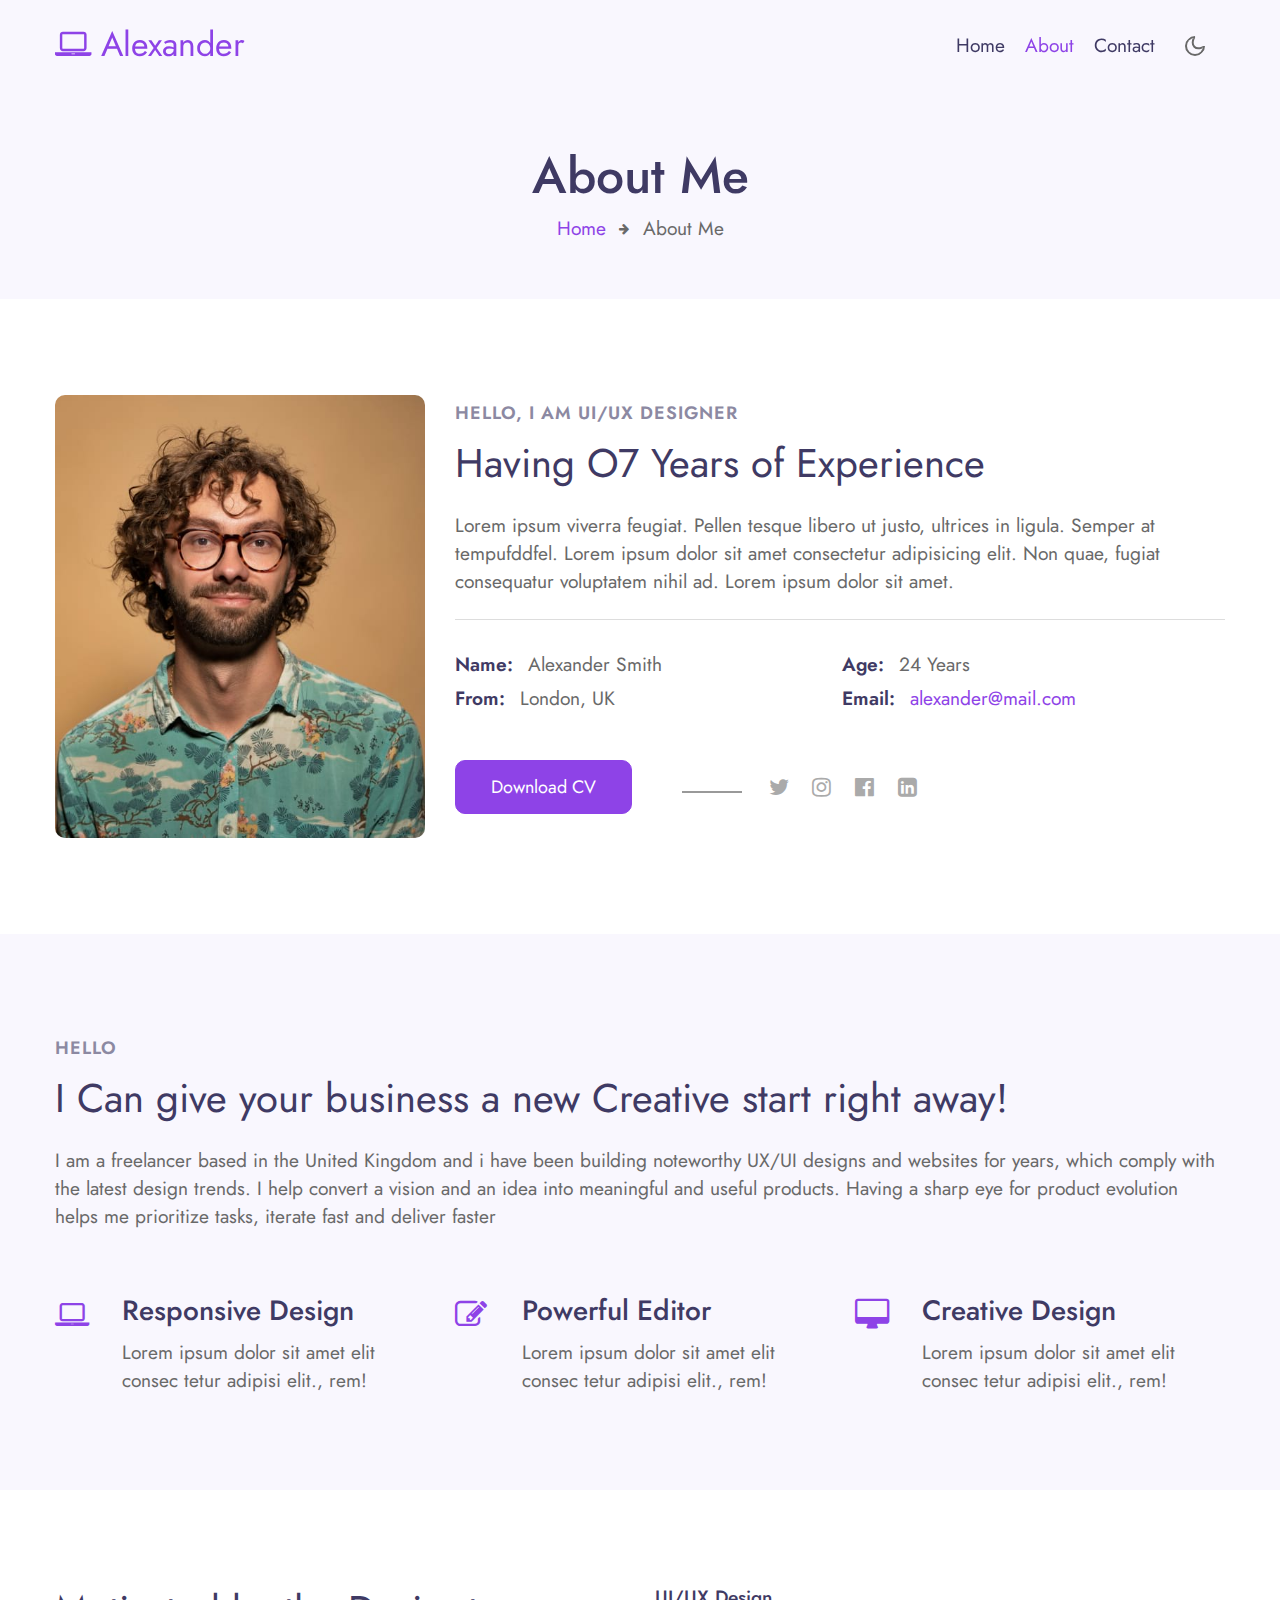
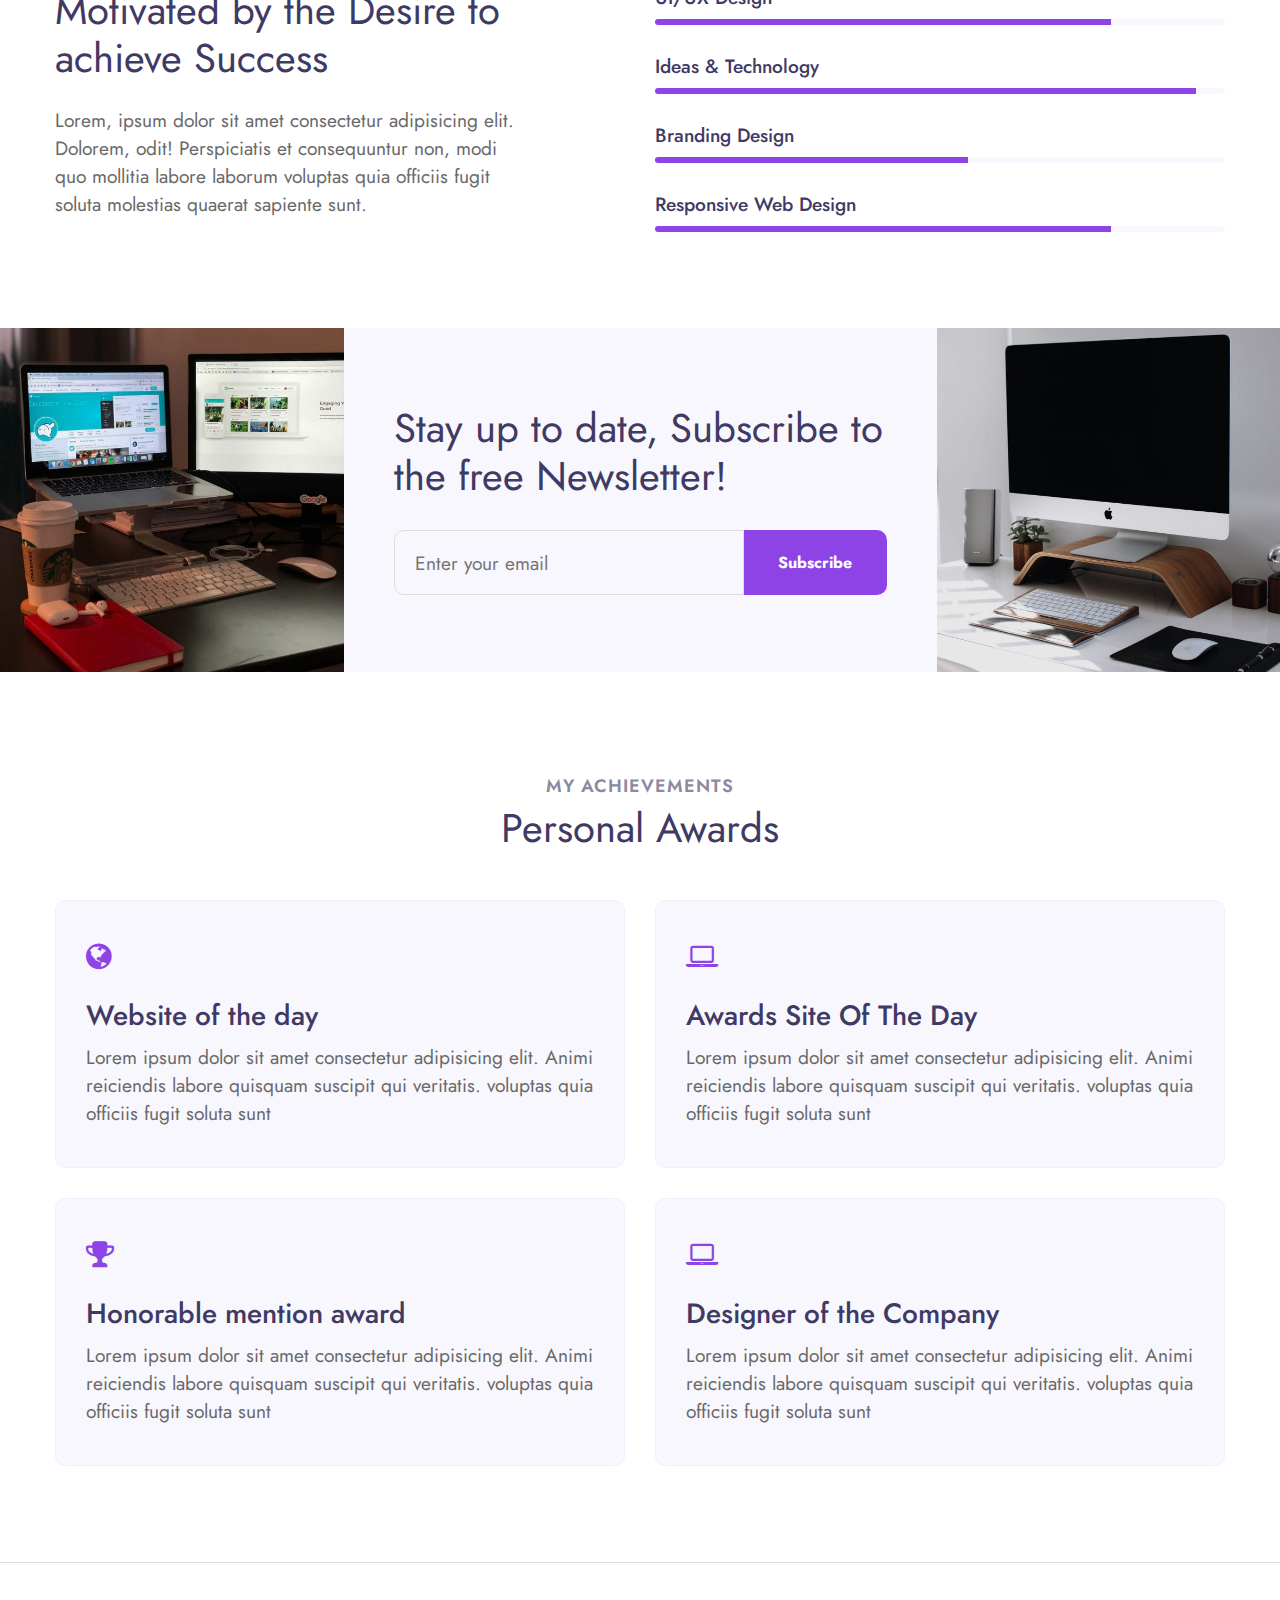
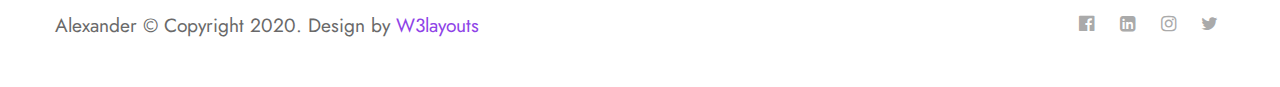
<file: about.html>
<!--
Author: W3layouts
Author URL: http://w3layouts.com
-->
<!doctype html>
<html lang="en">

<head>
  <!-- Required meta tags -->
  <meta charset="utf-8">
  <meta name="viewport" content="width=device-width, initial-scale=1, shrink-to-fit=no">

  <title>Alexander Personal Portfolio Category Bootstrap Responsive Website Template | About : W3layouts</title>

  <!-- google fonts -->  
  <link href="//fonts.googleapis.com/css2?family=Jost:wght@300;400;600&display=swap" rel="stylesheet">

  <!-- Template CSS -->
  <link rel="stylesheet" href="assets/css/style-starter.css">
</head>

<body>
<!-- header -->
<header id="site-header" class="fixed-top">
  <div class="container">
      <nav class="navbar navbar-expand-lg stroke">
          <a class="navbar-brand" href="index.html">
              <span class="fa fa-laptop"></span> Alexander
          </a>
          <!-- if logo is image enable this   
      <a class="navbar-brand" href="#index.html">
          <img src="image-path" alt="Your logo" title="Your logo" style="height:35px;" />
      </a> -->
          <button class="navbar-toggler  collapsed bg-gradient" type="button" data-toggle="collapse"
              data-target="#navbarTogglerDemo02" aria-controls="navbarTogglerDemo02" aria-expanded="false"
              aria-label="Toggle navigation">
              <span class="navbar-toggler-icon fa icon-expand fa-bars"></span>
              <span class="navbar-toggler-icon fa icon-close fa-times"></span>
              </span>
          </button>

          <div class="collapse navbar-collapse" id="navbarTogglerDemo02">
              <ul class="navbar-nav ml-auto">
                  <li class="nav-item @@home__active">
                      <a class="nav-link" href="index.html">Home <span class="sr-only">(current)</span></a>
                  </li>
                  <li class="nav-item active">
                      <a class="nav-link" href="about.html">About</a>
                  </li>
                  <li class="nav-item @@contact__active">
                      <a class="nav-link" href="contact.html">Contact</a>
                  </li>
              </ul>
          </div>
          <!-- toggle switch for light and dark theme -->
          <div class="mobile-position">
              <nav class="navigation">
                  <div class="theme-switch-wrapper">
                      <label class="theme-switch" for="checkbox">
                          <input type="checkbox" id="checkbox">
                          <div class="mode-container">
                              <i class="gg-sun"></i>
                              <i class="gg-moon"></i>
                          </div>
                      </label>
                  </div>
              </nav>
          </div>
          <!-- //toggle switch for light and dark theme -->
      </nav>
  </div>
</header>
<!-- //header -->

<!-- about breadcrumb -->
<section class="w3l-about-breadcrumb text-center">
    <div class="breadcrumb-bg breadcrumb-bg-about py-sm-5 py-4">
        <div class="container py-2">
            <h2 class="title">About Me</h2>
            <ul class="breadcrumbs-custom-path mt-2">
                <li><a href="#url">Home</a></li>
                <li class="active"><span class="fa fa-arrow-right mx-2" aria-hidden="true"></span> About Me </li>
            </ul>
        </div>
    </div>
</section>
<!-- //about breadcrumb -->

<!-- about page about section -->
<section class="w3l-aboutblock1" id="about">
    <div class="midd-w3 py-5">
        <div class="container py-lg-5 py-md-3">
            <div class="row">
                <div class="col-lg-4">
                    <div class="position-relative">
                        <img src="assets/images/myphoto1.jpg" alt="" class="radius-image img-fluid">
                    </div>
                </div>
                <div class="col-lg-8 mt-lg-0 mt-5">
                    <h5 class="title-small mb-2">Hello, I am UI/UX Designer</h5>
                    <h3 class="title-big">Having O7 Years of Experience</h3>
                    <p class="mt-4">Lorem ipsum viverra feugiat. Pellen tesque libero ut justo,
                        ultrices in ligula. Semper at tempufddfel. Lorem ipsum dolor sit amet consectetur adipisicing
                        elit. Non quae, fugiat consequatur voluptatem nihil ad. Lorem ipsum dolor sit amet.</p>
                    <div class="my-info mt-4">
                        <div class="single-info"><span>Name:</span>
                            <p>Alexander Smith</p>
                        </div>
                        <div class="single-info"><span>Age:</span>
                            <p>24 Years</p>
                        </div>
                        <div class="single-info"><span>From:</span>
                            <p>London, UK</p>
                        </div>
                        <div class="single-info"><span>Email:</span>
                            <p><a href="mailto:alexander@mail.com">alexander@mail.com</a></p>
                        </div>
                    </div>
                    <div class="my-social mt-lg-5 mt-4">
                        <a href="#download" class="btn btn-style btn-primary">Download CV</a>
                        <ul class="social m-0 p-0">
                            <li><a href="#twitter"><span class="fa fa-twitter"></span></a></li>
                            <li><a href="#instagram"><span class="fa fa-instagram"></span></a></li>
                            <li><a href="#facebook"><span class="fa fa-facebook-official"></span></a></li>
                            <li><a href="#linkedin"><span class="fa fa-linkedin-square"></span></a></li>
                          </ul>
                    </div>
                </div>
            </div>
        </div>
    </div>
</section>
<!-- //about page about section -->

<!-- about page second section -->
<div class="py-5 w3l-resume">
    <div class="container py-lg-5 py-3">
        <h5 class="title-small mb-2"> Hello</h5>
        <h3 class="title-big mb-4">I Can give your business a new Creative start right away! </h3>
        <p>I am a freelancer based in the United Kingdom and i have been building noteworthy UX/UI designs and websites
            for years, which comply with the latest design trends. I help convert a vision and an idea into meaningful
            and useful products. Having a sharp eye for product evolution helps me prioritize tasks, iterate fast and
            deliver faster</p>
        <div class="row features-w3pvt-main mt-5 pt-md-3" id="features">
            <div class="col-lg-4 col-md-6 feature-gird">
                <div class="row features-hny-inner-gd">
                    <div class="col-md-2 col-2 featured_grid_left">
                        <div class="icon_left_grid">
                            <span class="fa fa-laptop" aria-hidden="true"></span>
                        </div>
                    </div>
                    <div class="col-md-10 col-10 featured_grid_right_info">
                        <h4><a class="link-hny" href="#url">Responsive Design </a></h4>
                        <p>Lorem ipsum dolor sit amet elit consec tetur adipisi elit., rem!</p>
                    </div>
                </div>
            </div>
            <div class="col-lg-4 col-md-6 feature-gird mt-md-0 mt-4">
                <div class="row features-hny-inner-gd">
                    <div class="col-md-2 col-2 featured_grid_left">
                        <div class="icon_left_grid">
                            <span class="fa fa-pencil-square-o" aria-hidden="true"></span>
                        </div>
                    </div>
                    <div class="col-md-10 col-10 featured_grid_right_info">
                        <h4><a class="link-hny" href="#url">Powerful Editor </a></h4>
                        <p>Lorem ipsum dolor sit amet elit consec tetur adipisi elit., rem!</p>
                    </div>
                </div>
            </div>
            <div class="col-lg-4 col-md-6 feature-gird mt-lg-0 mt-md-5 mt-4">
                <div class="row features-hny-inner-gd">
                    <div class="col-md-2 col-2 featured_grid_left">
                        <div class="icon_left_grid">
                            <span class="fa fa-desktop" aria-hidden="true"></span>
                        </div>
                    </div>
                    <div class="col-md-10 col-10 featured_grid_right_info">
                        <h4><a class="link-hny" href="#url">Creative Design </a></h4>
                        <p>Lorem ipsum dolor sit amet elit consec tetur adipisi elit., rem!</p>
                    </div>
                </div>
            </div>

        </div>
    </div>
</div>
<!-- //about page about section -->

<!-- about page third section -->
<section class="w3l-content-6 py-5">
    <div class="content-6-mian py-lg-5 py-md-4">
        <div class="container">
            <div class="content-info-in row">
                <div class="content-gd col-lg-5">
                    <h3 class="title-big mb-4">Motivated by the Desire to achieve Success</h3>
                    <p>Lorem, ipsum dolor sit amet consectetur adipisicing elit. Dolorem, odit! Perspiciatis et
                        consequuntur non, modi quo mollitia labore laborum voluptas quia officiis fugit soluta molestias
                        quaerat sapiente sunt.
                    </p>
                </div>
                <div class="content-gd col-lg-6 offset-lg-1">
                    <div class="progress-info">
                        <h6 class="progress-tittle">UI/UX Design</h6>
                        <div class="progress">
                            <div class="progress-bar progress-bar-striped" role="progressbar" style="width: 80%"
                                aria-valuenow="80" aria-valuemin="0" aria-valuemax="100">
                            </div>
                        </div>
                    </div>
                    <div class="progress-info">
                        <h6 class="progress-tittle">Ideas & Technology
                        </h6>
                        <div class="progress">
                            <div class="progress-bar progress-bar-striped" role="progressbar" style="width: 95%"
                                aria-valuenow="95" aria-valuemin="0" aria-valuemax="100">
                            </div>
                        </div>
                    </div>
                    <div class="progress-info">
                        <h6 class="progress-tittle">Branding Design</h6>
                        <div class="progress">
                            <div class="progress-bar progress-bar-striped" role="progressbar" style="width: 55%"
                                aria-valuenow="55" aria-valuemin="0" aria-valuemax="100">
                            </div>
                        </div>
                    </div>
                    <div class="progress-info mb-0">
                        <h6 class="progress-tittle">Responsive Web Design</h6>
                        <div class="progress">
                            <div class="progress-bar progress-bar-striped" role="progressbar" style="width: 80%"
                                aria-valuenow="80" aria-valuemin="0" aria-valuemax="100">
                            </div>
                        </div>
                    </div>
                </div>
            </div>
        </div>
    </div>
</section>
<!-- about page third section -->

<!-- subscribe block -->
<div class="abouthy-img-grids">
    <div class="img-one">
        <img src="assets/images/g5.jpg" alt=" " class="img-fluid">
    </div>
    <div class="img-one content-mid">
        <h3 class="title-big"> Stay up to date, Subscribe to the free Newsletter! </h3>
        <form action="#url" method="GET" class="subscribe-form">
            <input type="email" name="email" placeholder="Enter your email" required>
            <button type="submit" class="btn">Subscribe</button>
          </form>

    </div>
    <div class="img-one">
        <img src="assets/images/g3.jpg" alt=" " class="img-fluid">
    </div>
</div>
<!-- //subscribe block -->

<!-- achievements block -->
<section class="w3l-services">
    <div class="w3l-achievements py-5" id="services">
        <div class="container py-lg-5">
            <h5 class="title-small text-center">My achievements</h5>
            <h3 class="title-big text-center mb-sm-5 mb-4">Personal Awards</h3>
            <div class="row">
                <div class="col-lg-6 item">
                    <div class="card">
                        <div class="box-wrap">
                            <div class="icon">
                                <span class="fa fa-globe"></span>
                            </div>
                            <h4><a href="#url">Website of the day</a></h4>
                            <p>Lorem ipsum dolor sit amet consectetur adipisicing elit. Animi reiciendis labore quisquam
                                suscipit qui veritatis. voluptas quia officiis fugit soluta sunt</p>
                        </div>
                    </div>
                </div>

                <div class="col-lg-6 item">
                    <div class="card">
                        <div class="box-wrap">
                            <div class="icon">
                                <span class="fa fa-laptop"></span>
                            </div>
                            <h4><a href="#url"> Awards Site Of The Day</a></h4>
                            <p>Lorem ipsum dolor sit amet consectetur adipisicing elit. Animi reiciendis labore quisquam
                                suscipit qui veritatis. voluptas quia officiis fugit soluta sunt</p>
                        </div>
                    </div>
                </div>

                <div class="col-lg-6 item">
                    <div class="card">
                        <div class="box-wrap mb-lg-0">
                            <div class="icon">
                                <span class="fa fa-trophy"></span>
                            </div>
                            <h4><a href="#url">Honorable mention award</a></h4>
                            <p>Lorem ipsum dolor sit amet consectetur adipisicing elit. Animi reiciendis labore quisquam
                                suscipit qui veritatis. voluptas quia officiis fugit soluta sunt</p>
                        </div>
                    </div>
                </div>

                <div class="col-lg-6 item">
                    <div class="card">
                        <div class="box-wrap mb-0">
                            <div class="icon">
                                <span class="fa fa-laptop"></span>
                            </div>
                            <h4><a href="#url">Designer of the Company</a></h4>
                            <p>Lorem ipsum dolor sit amet consectetur adipisicing elit. Animi reiciendis labore quisquam
                                suscipit qui veritatis. voluptas quia officiis fugit soluta sunt</p>
                        </div>
                    </div>
                </div>

            </div>
        </div>
    </div>
</section>
<!-- //achievements block -->

<!-- Footer -->
<section class="w3l-footer py-sm-5 py-4">
  <div class="container">
    <div class="footer-content">
      <div class="row">
        <div class="col-lg-8 footer-left">
          <p class="m-0">Alexander © Copyright 2020. Design by <a href="https://w3layouts.com">W3layouts</a></p>
        </div>
        <div class="col-lg-4 footer-right text-lg-right text-center mt-lg-0 mt-3">
          <ul class="social m-0 p-0">
            <li><a href="#facebook"><span class="fa fa-facebook-official"></span></a></li>
            <li><a href="#linkedin"><span class="fa fa-linkedin-square"></span></a></li>
            <li><a href="#instagram"><span class="fa fa-instagram"></span></a></li>
            <li><a href="#twitter"><span class="fa fa-twitter"></span></a></li>
          </ul>
        </div>
      </div>
    </div>
  </div>

  <!-- move top -->
  <button onclick="topFunction()" id="movetop" title="Go to top">
    <span class="fa fa-angle-up"></span>
  </button>
  <script>
    // When the user scrolls down 20px from the top of the document, show the button
    window.onscroll = function () {
      scrollFunction()
    };

    function scrollFunction() {
      if (document.body.scrollTop > 20 || document.documentElement.scrollTop > 20) {
        document.getElementById("movetop").style.display = "block";
      } else {
        document.getElementById("movetop").style.display = "none";
      }
    }

    // When the user clicks on the button, scroll to the top of the document
    function topFunction() {
      document.body.scrollTop = 0;
      document.documentElement.scrollTop = 0;
    }
  </script>
  <!-- /move top -->
</section>
<!-- //Footer -->

<!-- all js scripts and files here -->

<script src="assets/js/theme-change.js"></script><!-- theme switch js (light and dark)-->

<script src="assets/js/jquery-3.3.1.min.js"></script><!-- default jQuery -->

<!-- /typig-text-->
<script>
  const typedTextSpan = document.querySelector(".typed-text");
  const cursorSpan = document.querySelector(".cursor");

  const textArray = ["UI/UX Designer", "Freelancer", "Web developer"];
  const typingDelay = 200;
  const erasingDelay = 10;
  const newTextDelay = 100; // Delay between current and next text
  let textArrayIndex = 0;
  let charIndex = 0;

  function type() {
    if (charIndex < textArray[textArrayIndex].length) {
      if (!cursorSpan.classList.contains("typing")) cursorSpan.classList.add("typing");
      typedTextSpan.textContent += textArray[textArrayIndex].charAt(charIndex);
      charIndex++;
      setTimeout(type, typingDelay);
    } else {
      cursorSpan.classList.remove("typing");
      setTimeout(erase, newTextDelay);
    }
  }

  function erase() {
    if (charIndex > 0) {
      // add class 'typing' if there's none
      if (!cursorSpan.classList.contains("typing")) {
        cursorSpan.classList.add("typing");
      }
      typedTextSpan.textContent = textArray[textArrayIndex].substring(0, 0);
      charIndex--;
      setTimeout(erase, erasingDelay);
    } else {
      cursorSpan.classList.remove("typing");
      textArrayIndex++;
      if (textArrayIndex >= textArray.length) textArrayIndex = 0;
      setTimeout(type, typingDelay);
    }
  }

  document.addEventListener("DOMContentLoaded", function () { // On DOM Load initiate the effect
    if (textArray.length) setTimeout(type, newTextDelay + 250);
  });
</script>
<!-- //typig-text-->

<!-- services owlcarousel -->
<script src="assets/js/owl.carousel.js"></script>

<!-- script for services -->
<script>
  $(document).ready(function () {
    $('.owl-two').owlCarousel({
      loop: true,
      margin: 30,
      nav: false,
      responsiveClass: true,
      autoplay: false,
      autoplayTimeout: 5000,
      autoplaySpeed: 1000,
      autoplayHoverPause: false,
      responsive: {
        0: {
          items: 1,
          nav: false
        },
        480: {
          items: 1,
          nav: false
        },
        700: {
          items: 1,
          nav: false
        },
        1090: {
          items: 3,
          nav: false
        }
      }
    })
  })
</script>
<!-- //script for services -->

<!-- script for tesimonials carousel slider -->
<script>
  $(document).ready(function () {
    $("#owl-demo1").owlCarousel({
      loop: true,
      margin: 20,
      nav: false,
      responsiveClass: true,
      responsive: {
        0: {
          items: 1,
          nav: false
        },
        736: {
          items: 1,
          nav: false
        },
        1000: {
          items: 2,
          nav: false,
          loop: false
        }
      }
    })
  })
</script>
<!-- //script for tesimonials carousel slider -->

<!-- video popup -->
<script src="assets/js/jquery.magnific-popup.min.js"></script>
<script>
  $(document).ready(function () {
    $('.popup-with-zoom-anim').magnificPopup({
      type: 'inline',

      fixedContentPos: false,
      fixedBgPos: true,

      overflowY: 'auto',

      closeBtnInside: true,
      preloader: false,

      midClick: true,
      removalDelay: 300,
      mainClass: 'my-mfp-zoom-in'
    });

    $('.popup-with-move-anim').magnificPopup({
      type: 'inline',

      fixedContentPos: false,
      fixedBgPos: true,

      overflowY: 'auto',

      closeBtnInside: true,
      preloader: false,

      midClick: true,
      removalDelay: 300,
      mainClass: 'my-mfp-slide-bottom'
    });
  });
</script>
<!-- //video popup -->

<!-- stats number counter-->
<script src="assets/js/jquery.waypoints.min.js"></script>
<script src="assets/js/jquery.countup.js"></script>
<script>
  $('.counter').countUp();
</script>
<!-- //stats number counter -->

<!-- disable body scroll which navbar is in active -->
<script>
  $(function () {
    $('.navbar-toggler').click(function () {
      $('body').toggleClass('noscroll');
    })
  });
</script>
<!-- disable body scroll which navbar is in active -->

<!--/MENU-JS-->
<script>
  $(window).on("scroll", function () {
    var scroll = $(window).scrollTop();

    if (scroll >= 80) {
      $("#site-header").addClass("nav-fixed");
    } else {
      $("#site-header").removeClass("nav-fixed");
    }
  });

  //Main navigation Active Class Add Remove
  $(".navbar-toggler").on("click", function () {
    $("header").toggleClass("active");
  });
  $(document).on("ready", function () {
    if ($(window).width() > 991) {
      $("header").removeClass("active");
    }
    $(window).on("resize", function () {
      if ($(window).width() > 991) {
        $("header").removeClass("active");
      }
    });
  });
</script>
<!--//MENU-JS-->

<!-- bootstrap js -->
<script src="assets/js/bootstrap.min.js"></script>

</body>

</html>
</file>
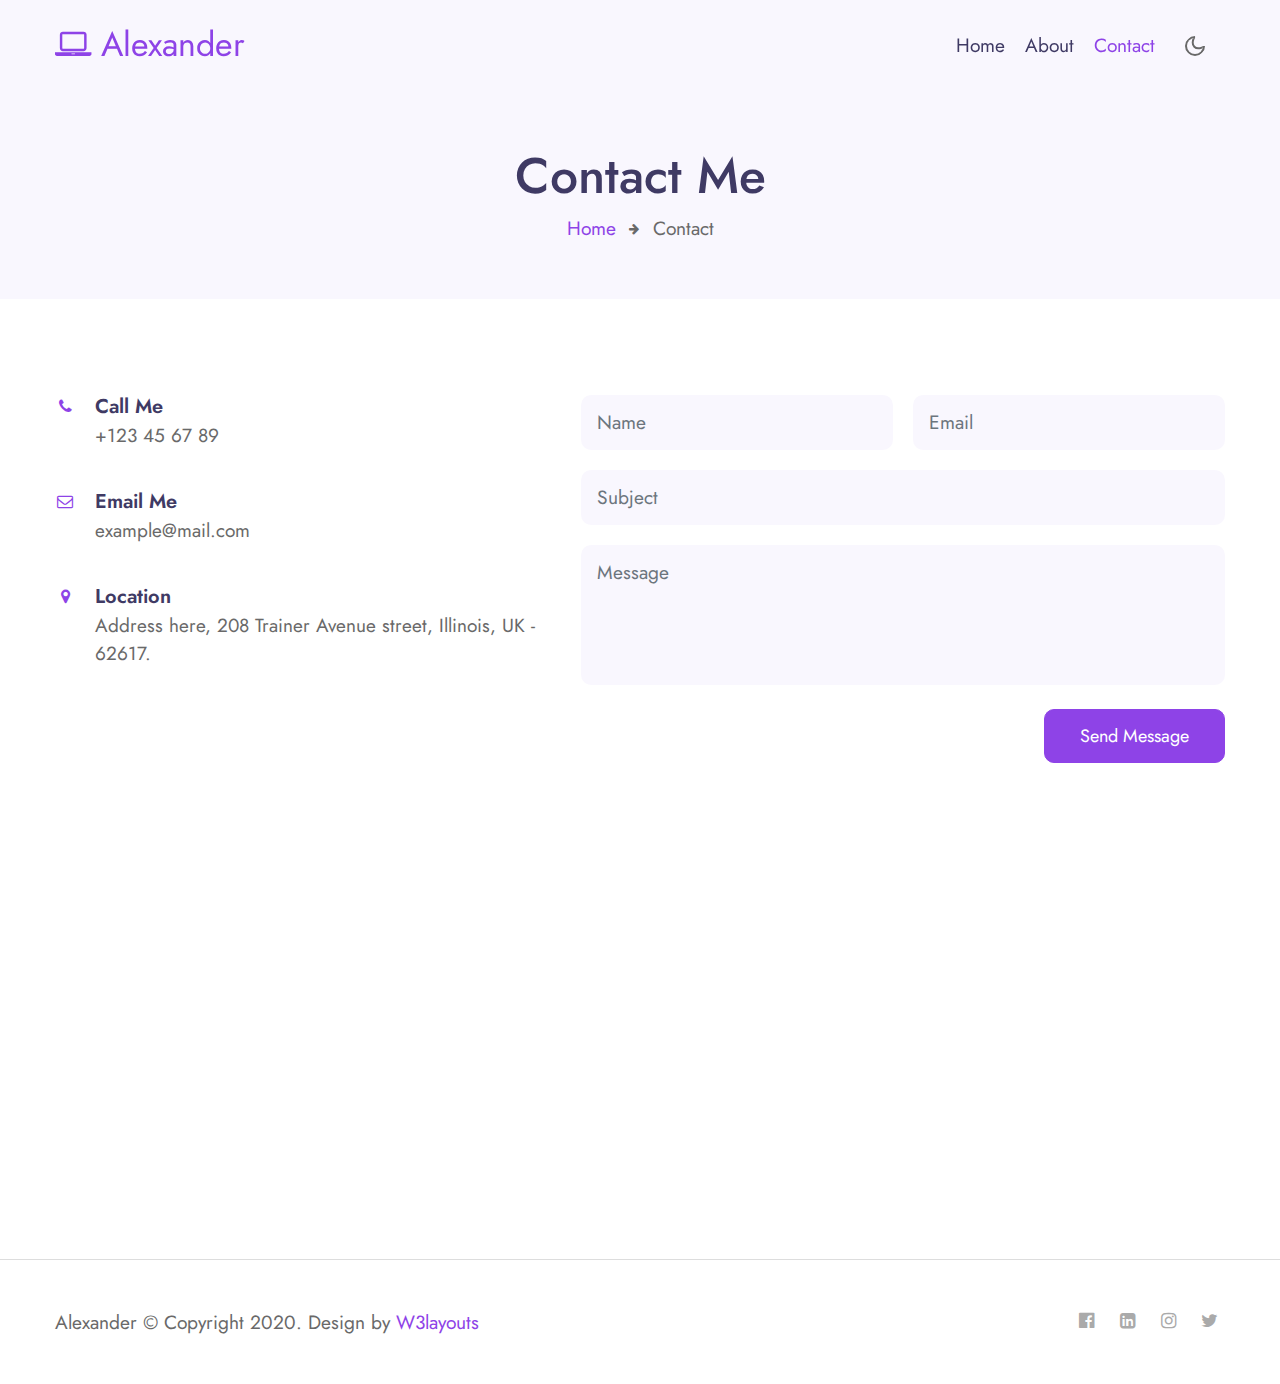
<file: contact.html>
<!--
Author: W3layouts
Author URL: http://w3layouts.com
-->
<!doctype html>
<html lang="en">

<head>
  <!-- Required meta tags -->
  <meta charset="utf-8">
  <meta name="viewport" content="width=device-width, initial-scale=1, shrink-to-fit=no">

  <title>Alexander Personal Portfolio Category Bootstrap Responsive Website Template | Contact : W3layouts</title>

  <!-- google fonts -->  
  <link href="//fonts.googleapis.com/css2?family=Jost:wght@300;400;600&display=swap" rel="stylesheet">

  <!-- Template CSS -->
  <link rel="stylesheet" href="assets/css/style-starter.css">
</head>

<body>
<!-- header -->
<header id="site-header" class="fixed-top">
  <div class="container">
      <nav class="navbar navbar-expand-lg stroke">
          <a class="navbar-brand" href="index.html">
              <span class="fa fa-laptop"></span> Alexander
          </a>
          <!-- if logo is image enable this   
      <a class="navbar-brand" href="#index.html">
          <img src="image-path" alt="Your logo" title="Your logo" style="height:35px;" />
      </a> -->
          <button class="navbar-toggler  collapsed bg-gradient" type="button" data-toggle="collapse"
              data-target="#navbarTogglerDemo02" aria-controls="navbarTogglerDemo02" aria-expanded="false"
              aria-label="Toggle navigation">
              <span class="navbar-toggler-icon fa icon-expand fa-bars"></span>
              <span class="navbar-toggler-icon fa icon-close fa-times"></span>
              </span>
          </button>

          <div class="collapse navbar-collapse" id="navbarTogglerDemo02">
              <ul class="navbar-nav ml-auto">
                  <li class="nav-item @@home__active">
                      <a class="nav-link" href="index.html">Home <span class="sr-only">(current)</span></a>
                  </li>
                  <li class="nav-item @@about__active">
                      <a class="nav-link" href="about.html">About</a>
                  </li>
                  <li class="nav-item active">
                      <a class="nav-link" href="contact.html">Contact</a>
                  </li>
              </ul>
          </div>
          <!-- toggle switch for light and dark theme -->
          <div class="mobile-position">
              <nav class="navigation">
                  <div class="theme-switch-wrapper">
                      <label class="theme-switch" for="checkbox">
                          <input type="checkbox" id="checkbox">
                          <div class="mode-container">
                              <i class="gg-sun"></i>
                              <i class="gg-moon"></i>
                          </div>
                      </label>
                  </div>
              </nav>
          </div>
          <!-- //toggle switch for light and dark theme -->
      </nav>
  </div>
</header>
<!-- //header -->

<!-- contact breadcrumb -->
<section class="w3l-about-breadcrumb text-center">
    <div class="breadcrumb-bg breadcrumb-bg-about py-sm-5 py-4">
        <div class="container py-2">
            <h2 class="title">Contact Me</h2>
            <ul class="breadcrumbs-custom-path mt-2">
                <li><a href="#url">Home</a></li>
                <li class="active"><span class="fa fa-arrow-right mx-2" aria-hidden="true"></span> Contact </li>
            </ul>
        </div>
    </div>
</section>
<!-- contact breadcrumb -->

<!-- contact block -->
<!-- contact1 -->
<section class="w3l-contact-1 py-5">
    <div class="contacts-9 py-lg-5 py-md-4">
        <div class="container">
            <div class="d-grid contact-view">
                <div class="cont-details">
                    <div class="cont-top">
                        <div class="cont-left text-center">
                            <span class="fa fa-phone text-primary"></span>
                        </div>
                        <div class="cont-right">
                            <h6>Call Me</h6>
                            <p><a href="tel:+44 99 555 42">+123 45 67 89</a></p>
                        </div>
                    </div>
                    <div class="cont-top margin-up">
                        <div class="cont-left text-center">
                            <span class="fa fa-envelope-o text-primary"></span>
                        </div>
                        <div class="cont-right">
                            <h6>Email Me</h6>
                            <p><a href="mailto:example@mail.com" class="mail">example@mail.com</a></p>
                        </div>
                    </div>
                    <div class="cont-top margin-up">
                        <div class="cont-left text-center">
                            <span class="fa fa-map-marker text-primary"></span>
                        </div>
                        <div class="cont-right">
                            <h6>Location</h6>
                            <p>Address here, 208 Trainer Avenue street, Illinois, UK - 62617.</p>
                        </div>
                    </div>
                </div>
                <div class="map-content-9">
                    <form action="https://sendmail.w3layouts.com/submitForm" method="post">
                        <div class="twice-two">
                            <input type="text" class="form-control" name="w3lName" id="w3lName" placeholder="Name"
                                required="">
                            <input type="email" class="form-control" name="w3lSender" id="w3lSender" placeholder="Email"
                                required="">
                        </div>
                        <div class="twice">
                            <input type="text" class="form-control" name="w3lSubject" id="w3lSubject"
                                placeholder="Subject" required="">
                        </div>
                        <textarea name="w3lMessage" class="form-control" id="w3lMessage" placeholder="Message"
                            required=""></textarea>
                        <div class="text-right">
                            <button type="submit" class="btn btn-primary btn-style mt-4">Send Message</button>
                        </div>
                    </form>
                </div>
            </div>
        </div>
    </div>
</section>
<!-- /contact1 -->
<div class="map-iframe">
    <iframe
        src="https://www.google.com/maps/embed?pb=!1m18!1m12!1m3!1d317718.69319292053!2d-0.3817765050863085!3d51.528307984912544!2m3!1f0!2f0!3f0!3m2!1i1024!2i768!4f13.1!3m3!1m2!1s0x47d8a00baf21de75%3A0x52963a5addd52a99!2sLondon%2C+UK!5e0!3m2!1sen!2spl!4v1562654563739!5m2!1sen!2spl"
        width="100%" height="400" frameborder="0" style="border: 0px;" allowfullscreen=""></iframe>
</div>
<!-- //contact block -->
<!-- Footer -->
<section class="w3l-footer py-sm-5 py-4">
  <div class="container">
    <div class="footer-content">
      <div class="row">
        <div class="col-lg-8 footer-left">
          <p class="m-0">Alexander © Copyright 2020. Design by <a href="https://w3layouts.com">W3layouts</a></p>
        </div>
        <div class="col-lg-4 footer-right text-lg-right text-center mt-lg-0 mt-3">
          <ul class="social m-0 p-0">
            <li><a href="#facebook"><span class="fa fa-facebook-official"></span></a></li>
            <li><a href="#linkedin"><span class="fa fa-linkedin-square"></span></a></li>
            <li><a href="#instagram"><span class="fa fa-instagram"></span></a></li>
            <li><a href="#twitter"><span class="fa fa-twitter"></span></a></li>
          </ul>
        </div>
      </div>
    </div>
  </div>

  <!-- move top -->
  <button onclick="topFunction()" id="movetop" title="Go to top">
    <span class="fa fa-angle-up"></span>
  </button>
  <script>
    // When the user scrolls down 20px from the top of the document, show the button
    window.onscroll = function () {
      scrollFunction()
    };

    function scrollFunction() {
      if (document.body.scrollTop > 20 || document.documentElement.scrollTop > 20) {
        document.getElementById("movetop").style.display = "block";
      } else {
        document.getElementById("movetop").style.display = "none";
      }
    }

    // When the user clicks on the button, scroll to the top of the document
    function topFunction() {
      document.body.scrollTop = 0;
      document.documentElement.scrollTop = 0;
    }
  </script>
  <!-- /move top -->
</section>
<!-- //Footer -->

<!-- all js scripts and files here -->

<script src="assets/js/theme-change.js"></script><!-- theme switch js (light and dark)-->

<script src="assets/js/jquery-3.3.1.min.js"></script><!-- default jQuery -->

<!-- /typig-text-->
<script>
  const typedTextSpan = document.querySelector(".typed-text");
  const cursorSpan = document.querySelector(".cursor");

  const textArray = ["UI/UX Designer", "Freelancer", "Web developer"];
  const typingDelay = 200;
  const erasingDelay = 10;
  const newTextDelay = 100; // Delay between current and next text
  let textArrayIndex = 0;
  let charIndex = 0;

  function type() {
    if (charIndex < textArray[textArrayIndex].length) {
      if (!cursorSpan.classList.contains("typing")) cursorSpan.classList.add("typing");
      typedTextSpan.textContent += textArray[textArrayIndex].charAt(charIndex);
      charIndex++;
      setTimeout(type, typingDelay);
    } else {
      cursorSpan.classList.remove("typing");
      setTimeout(erase, newTextDelay);
    }
  }

  function erase() {
    if (charIndex > 0) {
      // add class 'typing' if there's none
      if (!cursorSpan.classList.contains("typing")) {
        cursorSpan.classList.add("typing");
      }
      typedTextSpan.textContent = textArray[textArrayIndex].substring(0, 0);
      charIndex--;
      setTimeout(erase, erasingDelay);
    } else {
      cursorSpan.classList.remove("typing");
      textArrayIndex++;
      if (textArrayIndex >= textArray.length) textArrayIndex = 0;
      setTimeout(type, typingDelay);
    }
  }

  document.addEventListener("DOMContentLoaded", function () { // On DOM Load initiate the effect
    if (textArray.length) setTimeout(type, newTextDelay + 250);
  });
</script>
<!-- //typig-text-->

<!-- services owlcarousel -->
<script src="assets/js/owl.carousel.js"></script>

<!-- script for services -->
<script>
  $(document).ready(function () {
    $('.owl-two').owlCarousel({
      loop: true,
      margin: 30,
      nav: false,
      responsiveClass: true,
      autoplay: false,
      autoplayTimeout: 5000,
      autoplaySpeed: 1000,
      autoplayHoverPause: false,
      responsive: {
        0: {
          items: 1,
          nav: false
        },
        480: {
          items: 1,
          nav: false
        },
        700: {
          items: 1,
          nav: false
        },
        1090: {
          items: 3,
          nav: false
        }
      }
    })
  })
</script>
<!-- //script for services -->

<!-- script for tesimonials carousel slider -->
<script>
  $(document).ready(function () {
    $("#owl-demo1").owlCarousel({
      loop: true,
      margin: 20,
      nav: false,
      responsiveClass: true,
      responsive: {
        0: {
          items: 1,
          nav: false
        },
        736: {
          items: 1,
          nav: false
        },
        1000: {
          items: 2,
          nav: false,
          loop: false
        }
      }
    })
  })
</script>
<!-- //script for tesimonials carousel slider -->

<!-- video popup -->
<script src="assets/js/jquery.magnific-popup.min.js"></script>
<script>
  $(document).ready(function () {
    $('.popup-with-zoom-anim').magnificPopup({
      type: 'inline',

      fixedContentPos: false,
      fixedBgPos: true,

      overflowY: 'auto',

      closeBtnInside: true,
      preloader: false,

      midClick: true,
      removalDelay: 300,
      mainClass: 'my-mfp-zoom-in'
    });

    $('.popup-with-move-anim').magnificPopup({
      type: 'inline',

      fixedContentPos: false,
      fixedBgPos: true,

      overflowY: 'auto',

      closeBtnInside: true,
      preloader: false,

      midClick: true,
      removalDelay: 300,
      mainClass: 'my-mfp-slide-bottom'
    });
  });
</script>
<!-- //video popup -->

<!-- stats number counter-->
<script src="assets/js/jquery.waypoints.min.js"></script>
<script src="assets/js/jquery.countup.js"></script>
<script>
  $('.counter').countUp();
</script>
<!-- //stats number counter -->

<!-- disable body scroll which navbar is in active -->
<script>
  $(function () {
    $('.navbar-toggler').click(function () {
      $('body').toggleClass('noscroll');
    })
  });
</script>
<!-- disable body scroll which navbar is in active -->

<!--/MENU-JS-->
<script>
  $(window).on("scroll", function () {
    var scroll = $(window).scrollTop();

    if (scroll >= 80) {
      $("#site-header").addClass("nav-fixed");
    } else {
      $("#site-header").removeClass("nav-fixed");
    }
  });

  //Main navigation Active Class Add Remove
  $(".navbar-toggler").on("click", function () {
    $("header").toggleClass("active");
  });
  $(document).on("ready", function () {
    if ($(window).width() > 991) {
      $("header").removeClass("active");
    }
    $(window).on("resize", function () {
      if ($(window).width() > 991) {
        $("header").removeClass("active");
      }
    });
  });
</script>
<!--//MENU-JS-->

<!-- bootstrap js -->
<script src="assets/js/bootstrap.min.js"></script>

</body>

</html>
</file>
<file: assets/css/style-starter.css>
@charset "UTF-8";
/*--
Author: W3layouts
Author URL: http://w3layouts.com
--*/
/*!
 * Bootstrap v4.4.1 (https://getbootstrap.com/)
 * Copyright 2011-2019 The Bootstrap Authors
 * Copyright 2011-2019 Twitter, Inc.
 * Licensed under MIT (https://github.com/twbs/bootstrap/blob/master/LICENSE)
 */
:root {
  --blue: #007bff;
  --indigo: #6610f2;
  --purple: #6f42c1;
  --pink: #e83e8c;
  --red: #dc3545;
  --orange: #fd7e14;
  --yellow: #ffc107;
  --green: #28a745;
  --teal: #20c997;
  --cyan: #17a2b8;
  --white: #fff;
  --gray: #6c757d;
  --gray-dark: #343a40;
  --primary: #8e43e7;
  --secondary: #273c66;
  --success: #28a745;
  --info: #17a2b8;
  --warning: #ffc107;
  --danger: #dc3545;
  --light: #f8f9fa;
  --dark: #343a40;
  --breakpoint-xs: 0;
  --breakpoint-sm: 576px;
  --breakpoint-md: 768px;
  --breakpoint-lg: 992px;
  --breakpoint-xl: 1200px;
  --font-family-sans-serif: -apple-system, BlinkMacSystemFont, "Segoe UI", Roboto, "Helvetica Neue", Arial, "Noto Sans", sans-serif, "Apple Color Emoji", "Segoe UI Emoji", "Segoe UI Symbol", "Noto Color Emoji";
  --font-family-monospace: SFMono-Regular, Menlo, Monaco, Consolas, "Liberation Mono", "Courier New", monospace;
}

*,
*::before,
*::after {
  box-sizing: border-box;
}

html {
  font-family: sans-serif;
  line-height: 1.15;
  -webkit-text-size-adjust: 100%;
  -webkit-tap-highlight-color: rgba(0, 0, 0, 0);
}

article,
aside,
figcaption,
figure,
footer,
header,
hgroup,
main,
nav,
section {
  display: block;
}

body {
  margin: 0;
  font-family: -apple-system, BlinkMacSystemFont, "Segoe UI", Roboto, "Helvetica Neue", Arial, "Noto Sans", sans-serif, "Apple Color Emoji", "Segoe UI Emoji", "Segoe UI Symbol", "Noto Color Emoji";
  font-size: 1rem;
  font-weight: 400;
  line-height: 1.5;
  color: #212529;
  text-align: left;
  background-color: #fff;
}

[tabindex="-1"]:focus:not(:focus-visible) {
  outline: 0 !important;
}

hr {
  box-sizing: content-box;
  height: 0;
  overflow: visible;
}

h1,
h2,
h3,
h4,
h5,
h6 {
  margin-top: 0;
  margin-bottom: 0.5rem;
}

p {
  margin-top: 0;
  margin-bottom: 1rem;
}

abbr[title],
abbr[data-original-title] {
  text-decoration: underline;
  -webkit-text-decoration: underline dotted;
  text-decoration: underline dotted;
  cursor: help;
  border-bottom: 0;
  -webkit-text-decoration-skip-ink: none;
  text-decoration-skip-ink: none;
}

address {
  margin-bottom: 1rem;
  font-style: normal;
  line-height: inherit;
}

ol,
ul,
dl {
  margin-top: 0;
  margin-bottom: 1rem;
}

ol ol,
ul ul,
ol ul,
ul ol {
  margin-bottom: 0;
}

dt {
  font-weight: 700;
}

dd {
  margin-bottom: .5rem;
  margin-left: 0;
}

blockquote {
  margin: 0 0 1rem;
}

b,
strong {
  font-weight: bolder;
}

small {
  font-size: 80%;
}

sub,
sup {
  position: relative;
  font-size: 75%;
  line-height: 0;
  vertical-align: baseline;
}

sub {
  bottom: -.25em;
}

sup {
  top: -.5em;
}

a {
  color: #8e43e7;
  text-decoration: none;
  background-color: transparent;
}

a:hover {
  color: #6719c4;
  text-decoration: underline;
}

a:not([href]) {
  color: inherit;
  text-decoration: none;
}

a:not([href]):hover {
  color: inherit;
  text-decoration: none;
}

pre,
code,
kbd,
samp {
  font-family: SFMono-Regular, Menlo, Monaco, Consolas, "Liberation Mono", "Courier New", monospace;
  font-size: 1em;
}

pre {
  margin-top: 0;
  margin-bottom: 1rem;
  overflow: auto;
}

figure {
  margin: 0 0 1rem;
}

img {
  vertical-align: middle;
  border-style: none;
}

svg {
  overflow: hidden;
  vertical-align: middle;
}

table {
  border-collapse: collapse;
}

caption {
  padding-top: 0.75rem;
  padding-bottom: 0.75rem;
  color: #6c757d;
  text-align: left;
  caption-side: bottom;
}

th {
  text-align: inherit;
}

label {
  display: inline-block;
  margin-bottom: 0.5rem;
}

button {
  border-radius: 0;
}

button:focus {
  outline: 1px dotted;
  outline: 5px auto -webkit-focus-ring-color;
}

input,
button,
select,
optgroup,
textarea {
  margin: 0;
  font-family: inherit;
  font-size: inherit;
  line-height: inherit;
}

button,
input {
  overflow: visible;
}

button,
select {
  text-transform: none;
}

select {
  word-wrap: normal;
}

button,
[type="button"],
[type="reset"],
[type="submit"] {
  -webkit-appearance: button;
}

button:not(:disabled),
[type="button"]:not(:disabled),
[type="reset"]:not(:disabled),
[type="submit"]:not(:disabled) {
  cursor: pointer;
}

button::-moz-focus-inner,
[type="button"]::-moz-focus-inner,
[type="reset"]::-moz-focus-inner,
[type="submit"]::-moz-focus-inner {
  padding: 0;
  border-style: none;
}

input[type="radio"],
input[type="checkbox"] {
  box-sizing: border-box;
  padding: 0;
}

input[type="date"],
input[type="time"],
input[type="datetime-local"],
input[type="month"] {
  -webkit-appearance: listbox;
}

textarea {
  overflow: auto;
  resize: vertical;
}

fieldset {
  min-width: 0;
  padding: 0;
  margin: 0;
  border: 0;
}

legend {
  display: block;
  width: 100%;
  max-width: 100%;
  padding: 0;
  margin-bottom: .5rem;
  font-size: 1.5rem;
  line-height: inherit;
  color: inherit;
  white-space: normal;
}

@media (max-width: 1200px) {
  legend {
    font-size: calc(1.275rem + 0.3vw);
  }
}

progress {
  vertical-align: baseline;
}

[type="number"]::-webkit-inner-spin-button,
[type="number"]::-webkit-outer-spin-button {
  height: auto;
}

[type="search"] {
  outline-offset: -2px;
  -webkit-appearance: none;
}

[type="search"]::-webkit-search-decoration {
  -webkit-appearance: none;
}

::-webkit-file-upload-button {
  font: inherit;
  -webkit-appearance: button;
}

output {
  display: inline-block;
}

summary {
  display: list-item;
  cursor: pointer;
}

template {
  display: none;
}

[hidden] {
  display: none !important;
}

h1,
h2,
h3,
h4,
h5,
h6,
.h1,
.h2,
.h3,
.h4,
.h5,
.h6 {
  margin-bottom: 0.5rem;
  font-weight: 500;
  line-height: 1.2;
}

h1,
.h1 {
  font-size: 2.5rem;
}

@media (max-width: 1200px) {

  h1,
  .h1 {
    font-size: calc(1.375rem + 1.5vw);
  }
}

h2,
.h2 {
  font-size: 2rem;
}

@media (max-width: 1200px) {

  h2,
  .h2 {
    font-size: calc(1.325rem + 0.9vw);
  }
}

h3,
.h3 {
  font-size: 1.75rem;
}

@media (max-width: 1200px) {

  h3,
  .h3 {
    font-size: calc(1.3rem + 0.6vw);
  }
}

h4,
.h4 {
  font-size: 1.5rem;
}

@media (max-width: 1200px) {

  h4,
  .h4 {
    font-size: calc(1.275rem + 0.3vw);
  }
}

h5,
.h5 {
  font-size: 1.25rem;
}

h6,
.h6 {
  font-size: 1rem;
}

.lead {
  font-size: 1.25rem;
  font-weight: 300;
}

.display-1 {
  font-size: 6rem;
  font-weight: 300;
  line-height: 1.2;
}

@media (max-width: 1200px) {
  .display-1 {
    font-size: calc(1.725rem + 5.7vw);
  }
}

.display-2 {
  font-size: 5.5rem;
  font-weight: 300;
  line-height: 1.2;
}

@media (max-width: 1200px) {
  .display-2 {
    font-size: calc(1.675rem + 5.1vw);
  }
}

.display-3 {
  font-size: 4.5rem;
  font-weight: 300;
  line-height: 1.2;
}

@media (max-width: 1200px) {
  .display-3 {
    font-size: calc(1.575rem + 3.9vw);
  }
}

.display-4 {
  font-size: 3.5rem;
  font-weight: 300;
  line-height: 1.2;
}

@media (max-width: 1200px) {
  .display-4 {
    font-size: calc(1.475rem + 2.7vw);
  }
}

hr {
  margin-top: 1rem;
  margin-bottom: 1rem;
  border: 0;
  border-top: 1px solid rgba(0, 0, 0, 0.1);
}

small,
.small {
  font-size: 80%;
  font-weight: 400;
}

mark,
.mark {
  padding: 0.2em;
  background-color: #fcf8e3;
}

.list-unstyled {
  padding-left: 0;
  list-style: none;
}

.list-inline {
  padding-left: 0;
  list-style: none;
}

.list-inline-item {
  display: inline-block;
}

.list-inline-item:not(:last-child) {
  margin-right: 0.5rem;
}

.initialism {
  font-size: 90%;
  text-transform: uppercase;
}

.blockquote {
  margin-bottom: 1rem;
  font-size: 1.25rem;
}

.blockquote-footer {
  display: block;
  font-size: 80%;
  color: #6c757d;
}

.blockquote-footer::before {
  content: "\2014\00A0";
}

.img-fluid {
  max-width: 100%;
  height: auto;
}

.img-thumbnail {
  padding: 0.25rem;
  background-color: #fff;
  border: 1px solid #dee2e6;
  border-radius: 0.25rem;
  max-width: 100%;
  height: auto;
}

.figure {
  display: inline-block;
}

.figure-img {
  margin-bottom: 0.5rem;
  line-height: 1;
}

.figure-caption {
  font-size: 90%;
  color: #6c757d;
}

code {
  font-size: 87.5%;
  color: #e83e8c;
  word-wrap: break-word;
}

a>code {
  color: inherit;
}

kbd {
  padding: 0.2rem 0.4rem;
  font-size: 87.5%;
  color: #fff;
  background-color: #212529;
  border-radius: 0.2rem;
}

kbd kbd {
  padding: 0;
  font-size: 100%;
  font-weight: 700;
}

pre {
  display: block;
  font-size: 87.5%;
  color: #212529;
}

pre code {
  font-size: inherit;
  color: inherit;
  word-break: normal;
}

.pre-scrollable {
  max-height: 340px;
  overflow-y: scroll;
}

.container {
  width: 100%;
  padding-right: 15px;
  padding-left: 15px;
  margin-right: auto;
  margin-left: auto;
}

@media (min-width: 576px) {
  .container {
    max-width: 540px;
  }
}

@media (min-width: 768px) {
  .container {
    max-width: 720px;
  }
}

@media (min-width: 992px) {
  .container {
    max-width: 960px;
  }
}

@media (min-width: 1200px) {
  .container {
    max-width: 1140px;
  }
}

.container-fluid,
.container-sm,
.container-md,
.container-lg,
.container-xl {
  width: 100%;
  padding-right: 15px;
  padding-left: 15px;
  margin-right: auto;
  margin-left: auto;
}

@media (min-width: 576px) {

  .container,
  .container-sm {
    max-width: 540px;
  }
}

@media (min-width: 768px) {

  .container,
  .container-sm,
  .container-md {
    max-width: 720px;
  }
}

@media (min-width: 992px) {

  .container,
  .container-sm,
  .container-md,
  .container-lg {
    max-width: 960px;
  }
}

@media (min-width: 1200px) {

  .container,
  .container-sm,
  .container-md,
  .container-lg,
  .container-xl {
    max-width: 1140px;
  }
}

.row {
  display: flex;
  flex-wrap: wrap;
  margin-right: -15px;
  margin-left: -15px;
}

.no-gutters {
  margin-right: 0;
  margin-left: 0;
}

.no-gutters>.col,
.no-gutters>[class*="col-"] {
  padding-right: 0;
  padding-left: 0;
}

.col-1,
.col-2,
.col-3,
.col-4,
.col-5,
.col-6,
.col-7,
.col-8,
.col-9,
.col-10,
.col-11,
.col-12,
.col,
.col-auto,
.col-sm-1,
.col-sm-2,
.col-sm-3,
.col-sm-4,
.col-sm-5,
.col-sm-6,
.col-sm-7,
.col-sm-8,
.col-sm-9,
.col-sm-10,
.col-sm-11,
.col-sm-12,
.col-sm,
.col-sm-auto,
.col-md-1,
.col-md-2,
.col-md-3,
.col-md-4,
.col-md-5,
.col-md-6,
.col-md-7,
.col-md-8,
.col-md-9,
.col-md-10,
.col-md-11,
.col-md-12,
.col-md,
.col-md-auto,
.col-lg-1,
.col-lg-2,
.col-lg-3,
.col-lg-4,
.col-lg-5,
.col-lg-6,
.col-lg-7,
.col-lg-8,
.col-lg-9,
.col-lg-10,
.col-lg-11,
.col-lg-12,
.col-lg,
.col-lg-auto,
.col-xl-1,
.col-xl-2,
.col-xl-3,
.col-xl-4,
.col-xl-5,
.col-xl-6,
.col-xl-7,
.col-xl-8,
.col-xl-9,
.col-xl-10,
.col-xl-11,
.col-xl-12,
.col-xl,
.col-xl-auto {
  position: relative;
  width: 100%;
  padding-right: 15px;
  padding-left: 15px;
}

.col {
  flex-basis: 0;
  flex-grow: 1;
  max-width: 100%;
}

.row-cols-1>* {
  flex: 0 0 100%;
  max-width: 100%;
}

.row-cols-2>* {
  flex: 0 0 50%;
  max-width: 50%;
}

.row-cols-3>* {
  flex: 0 0 33.33333%;
  max-width: 33.33333%;
}

.row-cols-4>* {
  flex: 0 0 25%;
  max-width: 25%;
}

.row-cols-5>* {
  flex: 0 0 20%;
  max-width: 20%;
}

.row-cols-6>* {
  flex: 0 0 16.66667%;
  max-width: 16.66667%;
}

.col-auto {
  flex: 0 0 auto;
  width: auto;
  max-width: 100%;
}

.col-1 {
  flex: 0 0 8.33333%;
  max-width: 8.33333%;
}

.col-2 {
  flex: 0 0 16.66667%;
  max-width: 16.66667%;
}

.col-3 {
  flex: 0 0 25%;
  max-width: 25%;
}

.col-4 {
  flex: 0 0 33.33333%;
  max-width: 33.33333%;
}

.col-5 {
  flex: 0 0 41.66667%;
  max-width: 41.66667%;
}

.col-6 {
  flex: 0 0 50%;
  max-width: 50%;
}

.col-7 {
  flex: 0 0 58.33333%;
  max-width: 58.33333%;
}

.col-8 {
  flex: 0 0 66.66667%;
  max-width: 66.66667%;
}

.col-9 {
  flex: 0 0 75%;
  max-width: 75%;
}

.col-10 {
  flex: 0 0 83.33333%;
  max-width: 83.33333%;
}

.col-11 {
  flex: 0 0 91.66667%;
  max-width: 91.66667%;
}

.col-12 {
  flex: 0 0 100%;
  max-width: 100%;
}

.order-first {
  order: -1;
}

.order-last {
  order: 13;
}

.order-0 {
  order: 0;
}

.order-1 {
  order: 1;
}

.order-2 {
  order: 2;
}

.order-3 {
  order: 3;
}

.order-4 {
  order: 4;
}

.order-5 {
  order: 5;
}

.order-6 {
  order: 6;
}

.order-7 {
  order: 7;
}

.order-8 {
  order: 8;
}

.order-9 {
  order: 9;
}

.order-10 {
  order: 10;
}

.order-11 {
  order: 11;
}

.order-12 {
  order: 12;
}

.offset-1 {
  margin-left: 8.33333%;
}

.offset-2 {
  margin-left: 16.66667%;
}

.offset-3 {
  margin-left: 25%;
}

.offset-4 {
  margin-left: 33.33333%;
}

.offset-5 {
  margin-left: 41.66667%;
}

.offset-6 {
  margin-left: 50%;
}

.offset-7 {
  margin-left: 58.33333%;
}

.offset-8 {
  margin-left: 66.66667%;
}

.offset-9 {
  margin-left: 75%;
}

.offset-10 {
  margin-left: 83.33333%;
}

.offset-11 {
  margin-left: 91.66667%;
}

@media (min-width: 576px) {
  .col-sm {
    flex-basis: 0;
    flex-grow: 1;
    max-width: 100%;
  }

  .row-cols-sm-1>* {
    flex: 0 0 100%;
    max-width: 100%;
  }

  .row-cols-sm-2>* {
    flex: 0 0 50%;
    max-width: 50%;
  }

  .row-cols-sm-3>* {
    flex: 0 0 33.33333%;
    max-width: 33.33333%;
  }

  .row-cols-sm-4>* {
    flex: 0 0 25%;
    max-width: 25%;
  }

  .row-cols-sm-5>* {
    flex: 0 0 20%;
    max-width: 20%;
  }

  .row-cols-sm-6>* {
    flex: 0 0 16.66667%;
    max-width: 16.66667%;
  }

  .col-sm-auto {
    flex: 0 0 auto;
    width: auto;
    max-width: 100%;
  }

  .col-sm-1 {
    flex: 0 0 8.33333%;
    max-width: 8.33333%;
  }

  .col-sm-2 {
    flex: 0 0 16.66667%;
    max-width: 16.66667%;
  }

  .col-sm-3 {
    flex: 0 0 25%;
    max-width: 25%;
  }

  .col-sm-4 {
    flex: 0 0 33.33333%;
    max-width: 33.33333%;
  }

  .col-sm-5 {
    flex: 0 0 41.66667%;
    max-width: 41.66667%;
  }

  .col-sm-6 {
    flex: 0 0 50%;
    max-width: 50%;
  }

  .col-sm-7 {
    flex: 0 0 58.33333%;
    max-width: 58.33333%;
  }

  .col-sm-8 {
    flex: 0 0 66.66667%;
    max-width: 66.66667%;
  }

  .col-sm-9 {
    flex: 0 0 75%;
    max-width: 75%;
  }

  .col-sm-10 {
    flex: 0 0 83.33333%;
    max-width: 83.33333%;
  }

  .col-sm-11 {
    flex: 0 0 91.66667%;
    max-width: 91.66667%;
  }

  .col-sm-12 {
    flex: 0 0 100%;
    max-width: 100%;
  }

  .order-sm-first {
    order: -1;
  }

  .order-sm-last {
    order: 13;
  }

  .order-sm-0 {
    order: 0;
  }

  .order-sm-1 {
    order: 1;
  }

  .order-sm-2 {
    order: 2;
  }

  .order-sm-3 {
    order: 3;
  }

  .order-sm-4 {
    order: 4;
  }

  .order-sm-5 {
    order: 5;
  }

  .order-sm-6 {
    order: 6;
  }

  .order-sm-7 {
    order: 7;
  }

  .order-sm-8 {
    order: 8;
  }

  .order-sm-9 {
    order: 9;
  }

  .order-sm-10 {
    order: 10;
  }

  .order-sm-11 {
    order: 11;
  }

  .order-sm-12 {
    order: 12;
  }

  .offset-sm-0 {
    margin-left: 0;
  }

  .offset-sm-1 {
    margin-left: 8.33333%;
  }

  .offset-sm-2 {
    margin-left: 16.66667%;
  }

  .offset-sm-3 {
    margin-left: 25%;
  }

  .offset-sm-4 {
    margin-left: 33.33333%;
  }

  .offset-sm-5 {
    margin-left: 41.66667%;
  }

  .offset-sm-6 {
    margin-left: 50%;
  }

  .offset-sm-7 {
    margin-left: 58.33333%;
  }

  .offset-sm-8 {
    margin-left: 66.66667%;
  }

  .offset-sm-9 {
    margin-left: 75%;
  }

  .offset-sm-10 {
    margin-left: 83.33333%;
  }

  .offset-sm-11 {
    margin-left: 91.66667%;
  }
}

@media (min-width: 768px) {
  .col-md {
    flex-basis: 0;
    flex-grow: 1;
    max-width: 100%;
  }

  .row-cols-md-1>* {
    flex: 0 0 100%;
    max-width: 100%;
  }

  .row-cols-md-2>* {
    flex: 0 0 50%;
    max-width: 50%;
  }

  .row-cols-md-3>* {
    flex: 0 0 33.33333%;
    max-width: 33.33333%;
  }

  .row-cols-md-4>* {
    flex: 0 0 25%;
    max-width: 25%;
  }

  .row-cols-md-5>* {
    flex: 0 0 20%;
    max-width: 20%;
  }

  .row-cols-md-6>* {
    flex: 0 0 16.66667%;
    max-width: 16.66667%;
  }

  .col-md-auto {
    flex: 0 0 auto;
    width: auto;
    max-width: 100%;
  }

  .col-md-1 {
    flex: 0 0 8.33333%;
    max-width: 8.33333%;
  }

  .col-md-2 {
    flex: 0 0 16.66667%;
    max-width: 16.66667%;
  }

  .col-md-3 {
    flex: 0 0 25%;
    max-width: 25%;
  }

  .col-md-4 {
    flex: 0 0 33.33333%;
    max-width: 33.33333%;
  }

  .col-md-5 {
    flex: 0 0 41.66667%;
    max-width: 41.66667%;
  }

  .col-md-6 {
    flex: 0 0 50%;
    max-width: 50%;
  }

  .col-md-7 {
    flex: 0 0 58.33333%;
    max-width: 58.33333%;
  }

  .col-md-8 {
    flex: 0 0 66.66667%;
    max-width: 66.66667%;
  }

  .col-md-9 {
    flex: 0 0 75%;
    max-width: 75%;
  }

  .col-md-10 {
    flex: 0 0 83.33333%;
    max-width: 83.33333%;
  }

  .col-md-11 {
    flex: 0 0 91.66667%;
    max-width: 91.66667%;
  }

  .col-md-12 {
    flex: 0 0 100%;
    max-width: 100%;
  }

  .order-md-first {
    order: -1;
  }

  .order-md-last {
    order: 13;
  }

  .order-md-0 {
    order: 0;
  }

  .order-md-1 {
    order: 1;
  }

  .order-md-2 {
    order: 2;
  }

  .order-md-3 {
    order: 3;
  }

  .order-md-4 {
    order: 4;
  }

  .order-md-5 {
    order: 5;
  }

  .order-md-6 {
    order: 6;
  }

  .order-md-7 {
    order: 7;
  }

  .order-md-8 {
    order: 8;
  }

  .order-md-9 {
    order: 9;
  }

  .order-md-10 {
    order: 10;
  }

  .order-md-11 {
    order: 11;
  }

  .order-md-12 {
    order: 12;
  }

  .offset-md-0 {
    margin-left: 0;
  }

  .offset-md-1 {
    margin-left: 8.33333%;
  }

  .offset-md-2 {
    margin-left: 16.66667%;
  }

  .offset-md-3 {
    margin-left: 25%;
  }

  .offset-md-4 {
    margin-left: 33.33333%;
  }

  .offset-md-5 {
    margin-left: 41.66667%;
  }

  .offset-md-6 {
    margin-left: 50%;
  }

  .offset-md-7 {
    margin-left: 58.33333%;
  }

  .offset-md-8 {
    margin-left: 66.66667%;
  }

  .offset-md-9 {
    margin-left: 75%;
  }

  .offset-md-10 {
    margin-left: 83.33333%;
  }

  .offset-md-11 {
    margin-left: 91.66667%;
  }
}

@media (min-width: 992px) {
  .col-lg {
    flex-basis: 0;
    flex-grow: 1;
    max-width: 100%;
  }

  .row-cols-lg-1>* {
    flex: 0 0 100%;
    max-width: 100%;
  }

  .row-cols-lg-2>* {
    flex: 0 0 50%;
    max-width: 50%;
  }

  .row-cols-lg-3>* {
    flex: 0 0 33.33333%;
    max-width: 33.33333%;
  }

  .row-cols-lg-4>* {
    flex: 0 0 25%;
    max-width: 25%;
  }

  .row-cols-lg-5>* {
    flex: 0 0 20%;
    max-width: 20%;
  }

  .row-cols-lg-6>* {
    flex: 0 0 16.66667%;
    max-width: 16.66667%;
  }

  .col-lg-auto {
    flex: 0 0 auto;
    width: auto;
    max-width: 100%;
  }

  .col-lg-1 {
    flex: 0 0 8.33333%;
    max-width: 8.33333%;
  }

  .col-lg-2 {
    flex: 0 0 16.66667%;
    max-width: 16.66667%;
  }

  .col-lg-3 {
    flex: 0 0 25%;
    max-width: 25%;
  }

  .col-lg-4 {
    flex: 0 0 33.33333%;
    max-width: 33.33333%;
  }

  .col-lg-5 {
    flex: 0 0 41.66667%;
    max-width: 41.66667%;
  }

  .col-lg-6 {
    flex: 0 0 50%;
    max-width: 50%;
  }

  .col-lg-7 {
    flex: 0 0 58.33333%;
    max-width: 58.33333%;
  }

  .col-lg-8 {
    flex: 0 0 66.66667%;
    max-width: 66.66667%;
  }

  .col-lg-9 {
    flex: 0 0 75%;
    max-width: 75%;
  }

  .col-lg-10 {
    flex: 0 0 83.33333%;
    max-width: 83.33333%;
  }

  .col-lg-11 {
    flex: 0 0 91.66667%;
    max-width: 91.66667%;
  }

  .col-lg-12 {
    flex: 0 0 100%;
    max-width: 100%;
  }

  .order-lg-first {
    order: -1;
  }

  .order-lg-last {
    order: 13;
  }

  .order-lg-0 {
    order: 0;
  }

  .order-lg-1 {
    order: 1;
  }

  .order-lg-2 {
    order: 2;
  }

  .order-lg-3 {
    order: 3;
  }

  .order-lg-4 {
    order: 4;
  }

  .order-lg-5 {
    order: 5;
  }

  .order-lg-6 {
    order: 6;
  }

  .order-lg-7 {
    order: 7;
  }

  .order-lg-8 {
    order: 8;
  }

  .order-lg-9 {
    order: 9;
  }

  .order-lg-10 {
    order: 10;
  }

  .order-lg-11 {
    order: 11;
  }

  .order-lg-12 {
    order: 12;
  }

  .offset-lg-0 {
    margin-left: 0;
  }

  .offset-lg-1 {
    margin-left: 8.33333%;
  }

  .offset-lg-2 {
    margin-left: 16.66667%;
  }

  .offset-lg-3 {
    margin-left: 25%;
  }

  .offset-lg-4 {
    margin-left: 33.33333%;
  }

  .offset-lg-5 {
    margin-left: 41.66667%;
  }

  .offset-lg-6 {
    margin-left: 50%;
  }

  .offset-lg-7 {
    margin-left: 58.33333%;
  }

  .offset-lg-8 {
    margin-left: 66.66667%;
  }

  .offset-lg-9 {
    margin-left: 75%;
  }

  .offset-lg-10 {
    margin-left: 83.33333%;
  }

  .offset-lg-11 {
    margin-left: 91.66667%;
  }
}

@media (min-width: 1200px) {
  .col-xl {
    flex-basis: 0;
    flex-grow: 1;
    max-width: 100%;
  }

  .row-cols-xl-1>* {
    flex: 0 0 100%;
    max-width: 100%;
  }

  .row-cols-xl-2>* {
    flex: 0 0 50%;
    max-width: 50%;
  }

  .row-cols-xl-3>* {
    flex: 0 0 33.33333%;
    max-width: 33.33333%;
  }

  .row-cols-xl-4>* {
    flex: 0 0 25%;
    max-width: 25%;
  }

  .row-cols-xl-5>* {
    flex: 0 0 20%;
    max-width: 20%;
  }

  .row-cols-xl-6>* {
    flex: 0 0 16.66667%;
    max-width: 16.66667%;
  }

  .col-xl-auto {
    flex: 0 0 auto;
    width: auto;
    max-width: 100%;
  }

  .col-xl-1 {
    flex: 0 0 8.33333%;
    max-width: 8.33333%;
  }

  .col-xl-2 {
    flex: 0 0 16.66667%;
    max-width: 16.66667%;
  }

  .col-xl-3 {
    flex: 0 0 25%;
    max-width: 25%;
  }

  .col-xl-4 {
    flex: 0 0 33.33333%;
    max-width: 33.33333%;
  }

  .col-xl-5 {
    flex: 0 0 41.66667%;
    max-width: 41.66667%;
  }

  .col-xl-6 {
    flex: 0 0 50%;
    max-width: 50%;
  }

  .col-xl-7 {
    flex: 0 0 58.33333%;
    max-width: 58.33333%;
  }

  .col-xl-8 {
    flex: 0 0 66.66667%;
    max-width: 66.66667%;
  }

  .col-xl-9 {
    flex: 0 0 75%;
    max-width: 75%;
  }

  .col-xl-10 {
    flex: 0 0 83.33333%;
    max-width: 83.33333%;
  }

  .col-xl-11 {
    flex: 0 0 91.66667%;
    max-width: 91.66667%;
  }

  .col-xl-12 {
    flex: 0 0 100%;
    max-width: 100%;
  }

  .order-xl-first {
    order: -1;
  }

  .order-xl-last {
    order: 13;
  }

  .order-xl-0 {
    order: 0;
  }

  .order-xl-1 {
    order: 1;
  }

  .order-xl-2 {
    order: 2;
  }

  .order-xl-3 {
    order: 3;
  }

  .order-xl-4 {
    order: 4;
  }

  .order-xl-5 {
    order: 5;
  }

  .order-xl-6 {
    order: 6;
  }

  .order-xl-7 {
    order: 7;
  }

  .order-xl-8 {
    order: 8;
  }

  .order-xl-9 {
    order: 9;
  }

  .order-xl-10 {
    order: 10;
  }

  .order-xl-11 {
    order: 11;
  }

  .order-xl-12 {
    order: 12;
  }

  .offset-xl-0 {
    margin-left: 0;
  }

  .offset-xl-1 {
    margin-left: 8.33333%;
  }

  .offset-xl-2 {
    margin-left: 16.66667%;
  }

  .offset-xl-3 {
    margin-left: 25%;
  }

  .offset-xl-4 {
    margin-left: 33.33333%;
  }

  .offset-xl-5 {
    margin-left: 41.66667%;
  }

  .offset-xl-6 {
    margin-left: 50%;
  }

  .offset-xl-7 {
    margin-left: 58.33333%;
  }

  .offset-xl-8 {
    margin-left: 66.66667%;
  }

  .offset-xl-9 {
    margin-left: 75%;
  }

  .offset-xl-10 {
    margin-left: 83.33333%;
  }

  .offset-xl-11 {
    margin-left: 91.66667%;
  }
}

.table {
  width: 100%;
  margin-bottom: 1rem;
  color: #212529;
}

.table th,
.table td {
  padding: 0.75rem;
  vertical-align: top;
  border-top: 1px solid #dee2e6;
}

.table thead th {
  vertical-align: bottom;
  border-bottom: 2px solid #dee2e6;
}

.table tbody+tbody {
  border-top: 2px solid #dee2e6;
}

.table-sm th,
.table-sm td {
  padding: 0.3rem;
}

.table-bordered {
  border: 1px solid #dee2e6;
}

.table-bordered th,
.table-bordered td {
  border: 1px solid #dee2e6;
}

.table-bordered thead th,
.table-bordered thead td {
  border-bottom-width: 2px;
}

.table-borderless th,
.table-borderless td,
.table-borderless thead th,
.table-borderless tbody+tbody {
  border: 0;
}

.table-striped tbody tr:nth-of-type(odd) {
  background-color: rgba(0, 0, 0, 0.05);
}

.table-hover tbody tr:hover {
  color: #212529;
  background-color: rgba(0, 0, 0, 0.075);
}

.table-primary,
.table-primary>th,
.table-primary>td {
  background-color: #dfcaf8;
}

.table-primary th,
.table-primary td,
.table-primary thead th,
.table-primary tbody+tbody {
  border-color: #c49df3;
}

.table-hover .table-primary:hover {
  background-color: #d1b3f5;
}

.table-hover .table-primary:hover>td,
.table-hover .table-primary:hover>th {
  background-color: #d1b3f5;
}

.table-secondary,
.table-secondary>th,
.table-secondary>td {
  background-color: #c3c8d4;
}

.table-secondary th,
.table-secondary td,
.table-secondary thead th,
.table-secondary tbody+tbody {
  border-color: #8f9aaf;
}

.table-hover .table-secondary:hover {
  background-color: #b4bac9;
}

.table-hover .table-secondary:hover>td,
.table-hover .table-secondary:hover>th {
  background-color: #b4bac9;
}

.table-success,
.table-success>th,
.table-success>td {
  background-color: #c3e6cb;
}

.table-success th,
.table-success td,
.table-success thead th,
.table-success tbody+tbody {
  border-color: #8fd19e;
}

.table-hover .table-success:hover {
  background-color: #b1dfbb;
}

.table-hover .table-success:hover>td,
.table-hover .table-success:hover>th {
  background-color: #b1dfbb;
}

.table-info,
.table-info>th,
.table-info>td {
  background-color: #bee5eb;
}

.table-info th,
.table-info td,
.table-info thead th,
.table-info tbody+tbody {
  border-color: #86cfda;
}

.table-hover .table-info:hover {
  background-color: #abdde5;
}

.table-hover .table-info:hover>td,
.table-hover .table-info:hover>th {
  background-color: #abdde5;
}

.table-warning,
.table-warning>th,
.table-warning>td {
  background-color: #ffeeba;
}

.table-warning th,
.table-warning td,
.table-warning thead th,
.table-warning tbody+tbody {
  border-color: #ffdf7e;
}

.table-hover .table-warning:hover {
  background-color: #ffe8a1;
}

.table-hover .table-warning:hover>td,
.table-hover .table-warning:hover>th {
  background-color: #ffe8a1;
}

.table-danger,
.table-danger>th,
.table-danger>td {
  background-color: #f5c6cb;
}

.table-danger th,
.table-danger td,
.table-danger thead th,
.table-danger tbody+tbody {
  border-color: #ed969e;
}

.table-hover .table-danger:hover {
  background-color: #f1b0b7;
}

.table-hover .table-danger:hover>td,
.table-hover .table-danger:hover>th {
  background-color: #f1b0b7;
}

.table-light,
.table-light>th,
.table-light>td {
  background-color: #fdfdfe;
}

.table-light th,
.table-light td,
.table-light thead th,
.table-light tbody+tbody {
  border-color: #fbfcfc;
}

.table-hover .table-light:hover {
  background-color: #ececf6;
}

.table-hover .table-light:hover>td,
.table-hover .table-light:hover>th {
  background-color: #ececf6;
}

.table-dark,
.table-dark>th,
.table-dark>td {
  background-color: #c6c8ca;
}

.table-dark th,
.table-dark td,
.table-dark thead th,
.table-dark tbody+tbody {
  border-color: #95999c;
}

.table-hover .table-dark:hover {
  background-color: #b9bbbe;
}

.table-hover .table-dark:hover>td,
.table-hover .table-dark:hover>th {
  background-color: #b9bbbe;
}

.table-active,
.table-active>th,
.table-active>td {
  background-color: rgba(0, 0, 0, 0.075);
}

.table-hover .table-active:hover {
  background-color: rgba(0, 0, 0, 0.075);
}

.table-hover .table-active:hover>td,
.table-hover .table-active:hover>th {
  background-color: rgba(0, 0, 0, 0.075);
}

.table .thead-dark th {
  color: #fff;
  background-color: #343a40;
  border-color: #454d55;
}

.table .thead-light th {
  color: #495057;
  background-color: #e9ecef;
  border-color: #dee2e6;
}

.table-dark {
  color: #fff;
  background-color: #343a40;
}

.table-dark th,
.table-dark td,
.table-dark thead th {
  border-color: #454d55;
}

.table-dark.table-bordered {
  border: 0;
}

.table-dark.table-striped tbody tr:nth-of-type(odd) {
  background-color: rgba(255, 255, 255, 0.05);
}

.table-dark.table-hover tbody tr:hover {
  color: #fff;
  background-color: rgba(255, 255, 255, 0.075);
}

@media (max-width: 575.98px) {
  .table-responsive-sm {
    display: block;
    width: 100%;
    overflow-x: auto;
    -webkit-overflow-scrolling: touch;
  }

  .table-responsive-sm>.table-bordered {
    border: 0;
  }
}

@media (max-width: 767.98px) {
  .table-responsive-md {
    display: block;
    width: 100%;
    overflow-x: auto;
    -webkit-overflow-scrolling: touch;
  }

  .table-responsive-md>.table-bordered {
    border: 0;
  }
}

@media (max-width: 991.98px) {
  .table-responsive-lg {
    display: block;
    width: 100%;
    overflow-x: auto;
    -webkit-overflow-scrolling: touch;
  }

  .table-responsive-lg>.table-bordered {
    border: 0;
  }
}

@media (max-width: 1199.98px) {
  .table-responsive-xl {
    display: block;
    width: 100%;
    overflow-x: auto;
    -webkit-overflow-scrolling: touch;
  }

  .table-responsive-xl>.table-bordered {
    border: 0;
  }
}

.table-responsive {
  display: block;
  width: 100%;
  overflow-x: auto;
  -webkit-overflow-scrolling: touch;
}

.table-responsive>.table-bordered {
  border: 0;
}

.form-control {
  display: block;
  width: 100%;
  height: calc(1.5em + 0.75rem + 2px);
  padding: 0.375rem 0.75rem;
  font-size: 1rem;
  font-weight: 400;
  line-height: 1.5;
  color: #495057;
  background-color: #fff;
  background-clip: padding-box;
  border: 1px solid #ced4da;
  border-radius: 0.25rem;
  transition: border-color 0.15s ease-in-out, box-shadow 0.15s ease-in-out;
}

@media (prefers-reduced-motion: reduce) {
  .form-control {
    transition: none;
  }
}

.form-control::-ms-expand {
  background-color: transparent;
  border: 0;
}

.form-control:-moz-focusring {
  color: transparent;
  text-shadow: 0 0 0 #495057;
}

.form-control:focus {
  color: #495057;
  background-color: #fff;
  border-color: #d2b4f5;
  outline: 0;
  box-shadow: 0 0 0 0.2rem rgba(142, 67, 231, 0.25);
}

.form-control::-webkit-input-placeholder {
  color: #6c757d;
  opacity: 1;
}

.form-control::-moz-placeholder {
  color: #6c757d;
  opacity: 1;
}

.form-control:-ms-input-placeholder {
  color: #6c757d;
  opacity: 1;
}

.form-control::-ms-input-placeholder {
  color: #6c757d;
  opacity: 1;
}

.form-control::placeholder {
  color: #6c757d;
  opacity: 1;
}

.form-control:disabled,
.form-control[readonly] {
  background-color: #e9ecef;
  opacity: 1;
}

select.form-control:focus::-ms-value {
  color: #495057;
  background-color: #fff;
}

.form-control-file,
.form-control-range {
  display: block;
  width: 100%;
}

.col-form-label {
  padding-top: calc(0.375rem + 1px);
  padding-bottom: calc(0.375rem + 1px);
  margin-bottom: 0;
  font-size: inherit;
  line-height: 1.5;
}

.col-form-label-lg {
  padding-top: calc(0.5rem + 1px);
  padding-bottom: calc(0.5rem + 1px);
  font-size: 1.25rem;
  line-height: 1.5;
}

.col-form-label-sm {
  padding-top: calc(0.25rem + 1px);
  padding-bottom: calc(0.25rem + 1px);
  font-size: 0.875rem;
  line-height: 1.5;
}

.form-control-plaintext {
  display: block;
  width: 100%;
  padding: 0.375rem 0;
  margin-bottom: 0;
  font-size: 1rem;
  line-height: 1.5;
  color: #212529;
  background-color: transparent;
  border: solid transparent;
  border-width: 1px 0;
}

.form-control-plaintext.form-control-sm,
.form-control-plaintext.form-control-lg {
  padding-right: 0;
  padding-left: 0;
}

.form-control-sm {
  height: calc(1.5em + 0.5rem + 2px);
  padding: 0.25rem 0.5rem;
  font-size: 0.875rem;
  line-height: 1.5;
  border-radius: 0.2rem;
}

.form-control-lg {
  height: calc(1.5em + 1rem + 2px);
  padding: 0.5rem 1rem;
  font-size: 1.25rem;
  line-height: 1.5;
  border-radius: 0.3rem;
}

select.form-control[size],
select.form-control[multiple] {
  height: auto;
}

textarea.form-control {
  height: auto;
}

.form-group {
  margin-bottom: 1rem;
}

.form-text {
  display: block;
  margin-top: 0.25rem;
}

.form-row {
  display: flex;
  flex-wrap: wrap;
  margin-right: -5px;
  margin-left: -5px;
}

.form-row>.col,
.form-row>[class*="col-"] {
  padding-right: 5px;
  padding-left: 5px;
}

.form-check {
  position: relative;
  display: block;
  padding-left: 1.25rem;
}

.form-check-input {
  position: absolute;
  margin-top: 0.3rem;
  margin-left: -1.25rem;
}

.form-check-input[disabled]~.form-check-label,
.form-check-input:disabled~.form-check-label {
  color: #6c757d;
}

.form-check-label {
  margin-bottom: 0;
}

.form-check-inline {
  display: inline-flex;
  align-items: center;
  padding-left: 0;
  margin-right: 0.75rem;
}

.form-check-inline .form-check-input {
  position: static;
  margin-top: 0;
  margin-right: 0.3125rem;
  margin-left: 0;
}

.valid-feedback {
  display: none;
  width: 100%;
  margin-top: 0.25rem;
  font-size: 80%;
  color: #28a745;
}

.valid-tooltip {
  position: absolute;
  top: 100%;
  z-index: 5;
  display: none;
  max-width: 100%;
  padding: 0.25rem 0.5rem;
  margin-top: .1rem;
  font-size: 0.875rem;
  line-height: 1.5;
  color: #fff;
  background-color: rgba(40, 167, 69, 0.9);
  border-radius: 0.25rem;
}

.was-validated :valid~.valid-feedback,
.was-validated :valid~.valid-tooltip,
.is-valid~.valid-feedback,
.is-valid~.valid-tooltip {
  display: block;
}

.was-validated .form-control:valid,
.form-control.is-valid {
  border-color: #28a745;
  padding-right: calc(1.5em + 0.75rem);
  background-image: url("data:image/svg+xml,%3csvg xmlns='http://www.w3.org/2000/svg' width='8' height='8' viewBox='0 0 8 8'%3e%3cpath fill='%2328a745' d='M2.3 6.73L.6 4.53c-.4-1.04.46-1.4 1.1-.8l1.1 1.4 3.4-3.8c.6-.63 1.6-.27 1.2.7l-4 4.6c-.43.5-.8.4-1.1.1z'/%3e%3c/svg%3e");
  background-repeat: no-repeat;
  background-position: right calc(0.375em + 0.1875rem) center;
  background-size: calc(0.75em + 0.375rem) calc(0.75em + 0.375rem);
}

.was-validated .form-control:valid:focus,
.form-control.is-valid:focus {
  border-color: #28a745;
  box-shadow: 0 0 0 0.2rem rgba(40, 167, 69, 0.25);
}

.was-validated textarea.form-control:valid,
textarea.form-control.is-valid {
  padding-right: calc(1.5em + 0.75rem);
  background-position: top calc(0.375em + 0.1875rem) right calc(0.375em + 0.1875rem);
}

.was-validated .custom-select:valid,
.custom-select.is-valid {
  border-color: #28a745;
  padding-right: calc(0.75em + 2.3125rem);
  background: url("data:image/svg+xml,%3csvg xmlns='http://www.w3.org/2000/svg' width='4' height='5' viewBox='0 0 4 5'%3e%3cpath fill='%23343a40' d='M2 0L0 2h4zm0 5L0 3h4z'/%3e%3c/svg%3e") no-repeat right 0.75rem center/8px 10px, url("data:image/svg+xml,%3csvg xmlns='http://www.w3.org/2000/svg' width='8' height='8' viewBox='0 0 8 8'%3e%3cpath fill='%2328a745' d='M2.3 6.73L.6 4.53c-.4-1.04.46-1.4 1.1-.8l1.1 1.4 3.4-3.8c.6-.63 1.6-.27 1.2.7l-4 4.6c-.43.5-.8.4-1.1.1z'/%3e%3c/svg%3e") #fff no-repeat center right 1.75rem/calc(0.75em + 0.375rem) calc(0.75em + 0.375rem);
}

.was-validated .custom-select:valid:focus,
.custom-select.is-valid:focus {
  border-color: #28a745;
  box-shadow: 0 0 0 0.2rem rgba(40, 167, 69, 0.25);
}

.was-validated .form-check-input:valid~.form-check-label,
.form-check-input.is-valid~.form-check-label {
  color: #28a745;
}

.was-validated .form-check-input:valid~.valid-feedback,
.was-validated .form-check-input:valid~.valid-tooltip,
.form-check-input.is-valid~.valid-feedback,
.form-check-input.is-valid~.valid-tooltip {
  display: block;
}

.was-validated .custom-control-input:valid~.custom-control-label,
.custom-control-input.is-valid~.custom-control-label {
  color: #28a745;
}

.was-validated .custom-control-input:valid~.custom-control-label::before,
.custom-control-input.is-valid~.custom-control-label::before {
  border-color: #28a745;
}

.was-validated .custom-control-input:valid:checked~.custom-control-label::before,
.custom-control-input.is-valid:checked~.custom-control-label::before {
  border-color: #34ce57;
  background-color: #34ce57;
}

.was-validated .custom-control-input:valid:focus~.custom-control-label::before,
.custom-control-input.is-valid:focus~.custom-control-label::before {
  box-shadow: 0 0 0 0.2rem rgba(40, 167, 69, 0.25);
}

.was-validated .custom-control-input:valid:focus:not(:checked)~.custom-control-label::before,
.custom-control-input.is-valid:focus:not(:checked)~.custom-control-label::before {
  border-color: #28a745;
}

.was-validated .custom-file-input:valid~.custom-file-label,
.custom-file-input.is-valid~.custom-file-label {
  border-color: #28a745;
}

.was-validated .custom-file-input:valid:focus~.custom-file-label,
.custom-file-input.is-valid:focus~.custom-file-label {
  border-color: #28a745;
  box-shadow: 0 0 0 0.2rem rgba(40, 167, 69, 0.25);
}

.invalid-feedback {
  display: none;
  width: 100%;
  margin-top: 0.25rem;
  font-size: 80%;
  color: #dc3545;
}

.invalid-tooltip {
  position: absolute;
  top: 100%;
  z-index: 5;
  display: none;
  max-width: 100%;
  padding: 0.25rem 0.5rem;
  margin-top: .1rem;
  font-size: 0.875rem;
  line-height: 1.5;
  color: #fff;
  background-color: rgba(220, 53, 69, 0.9);
  border-radius: 0.25rem;
}

.was-validated :invalid~.invalid-feedback,
.was-validated :invalid~.invalid-tooltip,
.is-invalid~.invalid-feedback,
.is-invalid~.invalid-tooltip {
  display: block;
}

.was-validated .form-control:invalid,
.form-control.is-invalid {
  border-color: #dc3545;
  padding-right: calc(1.5em + 0.75rem);
  background-image: url("data:image/svg+xml,%3csvg xmlns='http://www.w3.org/2000/svg' width='12' height='12' fill='none' stroke='%23dc3545' viewBox='0 0 12 12'%3e%3ccircle cx='6' cy='6' r='4.5'/%3e%3cpath stroke-linejoin='round' d='M5.8 3.6h.4L6 6.5z'/%3e%3ccircle cx='6' cy='8.2' r='.6' fill='%23dc3545' stroke='none'/%3e%3c/svg%3e");
  background-repeat: no-repeat;
  background-position: right calc(0.375em + 0.1875rem) center;
  background-size: calc(0.75em + 0.375rem) calc(0.75em + 0.375rem);
}

.was-validated .form-control:invalid:focus,
.form-control.is-invalid:focus {
  border-color: #dc3545;
  box-shadow: 0 0 0 0.2rem rgba(220, 53, 69, 0.25);
}

.was-validated textarea.form-control:invalid,
textarea.form-control.is-invalid {
  padding-right: calc(1.5em + 0.75rem);
  background-position: top calc(0.375em + 0.1875rem) right calc(0.375em + 0.1875rem);
}

.was-validated .custom-select:invalid,
.custom-select.is-invalid {
  border-color: #dc3545;
  padding-right: calc(0.75em + 2.3125rem);
  background: url("data:image/svg+xml,%3csvg xmlns='http://www.w3.org/2000/svg' width='4' height='5' viewBox='0 0 4 5'%3e%3cpath fill='%23343a40' d='M2 0L0 2h4zm0 5L0 3h4z'/%3e%3c/svg%3e") no-repeat right 0.75rem center/8px 10px, url("data:image/svg+xml,%3csvg xmlns='http://www.w3.org/2000/svg' width='12' height='12' fill='none' stroke='%23dc3545' viewBox='0 0 12 12'%3e%3ccircle cx='6' cy='6' r='4.5'/%3e%3cpath stroke-linejoin='round' d='M5.8 3.6h.4L6 6.5z'/%3e%3ccircle cx='6' cy='8.2' r='.6' fill='%23dc3545' stroke='none'/%3e%3c/svg%3e") #fff no-repeat center right 1.75rem/calc(0.75em + 0.375rem) calc(0.75em + 0.375rem);
}

.was-validated .custom-select:invalid:focus,
.custom-select.is-invalid:focus {
  border-color: #dc3545;
  box-shadow: 0 0 0 0.2rem rgba(220, 53, 69, 0.25);
}

.was-validated .form-check-input:invalid~.form-check-label,
.form-check-input.is-invalid~.form-check-label {
  color: #dc3545;
}

.was-validated .form-check-input:invalid~.invalid-feedback,
.was-validated .form-check-input:invalid~.invalid-tooltip,
.form-check-input.is-invalid~.invalid-feedback,
.form-check-input.is-invalid~.invalid-tooltip {
  display: block;
}

.was-validated .custom-control-input:invalid~.custom-control-label,
.custom-control-input.is-invalid~.custom-control-label {
  color: #dc3545;
}

.was-validated .custom-control-input:invalid~.custom-control-label::before,
.custom-control-input.is-invalid~.custom-control-label::before {
  border-color: #dc3545;
}

.was-validated .custom-control-input:invalid:checked~.custom-control-label::before,
.custom-control-input.is-invalid:checked~.custom-control-label::before {
  border-color: #e4606d;
  background-color: #e4606d;
}

.was-validated .custom-control-input:invalid:focus~.custom-control-label::before,
.custom-control-input.is-invalid:focus~.custom-control-label::before {
  box-shadow: 0 0 0 0.2rem rgba(220, 53, 69, 0.25);
}

.was-validated .custom-control-input:invalid:focus:not(:checked)~.custom-control-label::before,
.custom-control-input.is-invalid:focus:not(:checked)~.custom-control-label::before {
  border-color: #dc3545;
}

.was-validated .custom-file-input:invalid~.custom-file-label,
.custom-file-input.is-invalid~.custom-file-label {
  border-color: #dc3545;
}

.was-validated .custom-file-input:invalid:focus~.custom-file-label,
.custom-file-input.is-invalid:focus~.custom-file-label {
  border-color: #dc3545;
  box-shadow: 0 0 0 0.2rem rgba(220, 53, 69, 0.25);
}

.form-inline {
  display: flex;
  flex-flow: row wrap;
  align-items: center;
}

.form-inline .form-check {
  width: 100%;
}

@media (min-width: 576px) {
  .form-inline label {
    display: flex;
    align-items: center;
    justify-content: center;
    margin-bottom: 0;
  }

  .form-inline .form-group {
    display: flex;
    flex: 0 0 auto;
    flex-flow: row wrap;
    align-items: center;
    margin-bottom: 0;
  }

  .form-inline .form-control {
    display: inline-block;
    width: auto;
    vertical-align: middle;
  }

  .form-inline .form-control-plaintext {
    display: inline-block;
  }

  .form-inline .input-group,
  .form-inline .custom-select {
    width: auto;
  }

  .form-inline .form-check {
    display: flex;
    align-items: center;
    justify-content: center;
    width: auto;
    padding-left: 0;
  }

  .form-inline .form-check-input {
    position: relative;
    flex-shrink: 0;
    margin-top: 0;
    margin-right: 0.25rem;
    margin-left: 0;
  }

  .form-inline .custom-control {
    align-items: center;
    justify-content: center;
  }

  .form-inline .custom-control-label {
    margin-bottom: 0;
  }
}

.btn {
  display: inline-block;
  font-weight: 400;
  color: #212529;
  text-align: center;
  vertical-align: middle;
  cursor: pointer;
  -webkit-user-select: none;
  -moz-user-select: none;
  -ms-user-select: none;
  user-select: none;
  background-color: transparent;
  border: 1px solid transparent;
  padding: 0.375rem 0.75rem;
  font-size: 1rem;
  line-height: 1.5;
  border-radius: 0.25rem;
  transition: color 0.15s ease-in-out, background-color 0.15s ease-in-out, border-color 0.15s ease-in-out, box-shadow 0.15s ease-in-out;
}

@media (prefers-reduced-motion: reduce) {
  .btn {
    transition: none;
  }
}

.btn:hover {
  color: #212529;
  text-decoration: none;
}

.btn:focus,
.btn.focus {
  outline: 0;
  box-shadow: 0 0 0 0.2rem rgba(142, 67, 231, 0.25);
}

.btn.disabled,
.btn:disabled {
  opacity: 0.65;
}

a.btn.disabled,
fieldset:disabled a.btn {
  pointer-events: none;
}

.btn-primary {
  color: #fff;
  background-color: #8e43e7;
  border-color: #8e43e7;
}

.btn-primary:hover {
  color: #fff;
  background-color: #7a21e3;
  border-color: #731cdb;
}

.btn-primary:focus,
.btn-primary.focus {
  color: #fff;
  background-color: #7a21e3;
  border-color: #731cdb;
  box-shadow: 0 0 0 0.2rem rgba(159, 95, 235, 0.5);
}

.btn-primary.disabled,
.btn-primary:disabled {
  color: #fff;
  background-color: #8e43e7;
  border-color: #8e43e7;
}

.btn-primary:not(:disabled):not(.disabled):active,
.btn-primary:not(:disabled):not(.disabled).active,
.show>.btn-primary.dropdown-toggle {
  color: #fff;
  background-color: #731cdb;
  border-color: #6d1bd0;
}

.btn-primary:not(:disabled):not(.disabled):active:focus,
.btn-primary:not(:disabled):not(.disabled).active:focus,
.show>.btn-primary.dropdown-toggle:focus {
  box-shadow: 0 0 0 0.2rem rgba(159, 95, 235, 0.5);
}

.btn-secondary {
  color: #fff;
  background-color: #273c66;
  border-color: #273c66;
}

.btn-secondary:hover {
  color: #fff;
  background-color: #1c2c4a;
  border-color: #192641;
}

.btn-secondary:focus,
.btn-secondary.focus {
  color: #fff;
  background-color: #1c2c4a;
  border-color: #192641;
  box-shadow: 0 0 0 0.2rem rgba(71, 89, 125, 0.5);
}

.btn-secondary.disabled,
.btn-secondary:disabled {
  color: #fff;
  background-color: #273c66;
  border-color: #273c66;
}

.btn-secondary:not(:disabled):not(.disabled):active,
.btn-secondary:not(:disabled):not(.disabled).active,
.show>.btn-secondary.dropdown-toggle {
  color: #fff;
  background-color: #192641;
  border-color: #152138;
}

.btn-secondary:not(:disabled):not(.disabled):active:focus,
.btn-secondary:not(:disabled):not(.disabled).active:focus,
.show>.btn-secondary.dropdown-toggle:focus {
  box-shadow: 0 0 0 0.2rem rgba(71, 89, 125, 0.5);
}

.btn-success {
  color: #fff;
  background-color: #28a745;
  border-color: #28a745;
}

.btn-success:hover {
  color: #fff;
  background-color: #218838;
  border-color: #1e7e34;
}

.btn-success:focus,
.btn-success.focus {
  color: #fff;
  background-color: #218838;
  border-color: #1e7e34;
  box-shadow: 0 0 0 0.2rem rgba(72, 180, 97, 0.5);
}

.btn-success.disabled,
.btn-success:disabled {
  color: #fff;
  background-color: #28a745;
  border-color: #28a745;
}

.btn-success:not(:disabled):not(.disabled):active,
.btn-success:not(:disabled):not(.disabled).active,
.show>.btn-success.dropdown-toggle {
  color: #fff;
  background-color: #1e7e34;
  border-color: #1c7430;
}

.btn-success:not(:disabled):not(.disabled):active:focus,
.btn-success:not(:disabled):not(.disabled).active:focus,
.show>.btn-success.dropdown-toggle:focus {
  box-shadow: 0 0 0 0.2rem rgba(72, 180, 97, 0.5);
}

.btn-info {
  color: #fff;
  background-color: #17a2b8;
  border-color: #17a2b8;
}

.btn-info:hover {
  color: #fff;
  background-color: #138496;
  border-color: #117a8b;
}

.btn-info:focus,
.btn-info.focus {
  color: #fff;
  background-color: #138496;
  border-color: #117a8b;
  box-shadow: 0 0 0 0.2rem rgba(58, 176, 195, 0.5);
}

.btn-info.disabled,
.btn-info:disabled {
  color: #fff;
  background-color: #17a2b8;
  border-color: #17a2b8;
}

.btn-info:not(:disabled):not(.disabled):active,
.btn-info:not(:disabled):not(.disabled).active,
.show>.btn-info.dropdown-toggle {
  color: #fff;
  background-color: #117a8b;
  border-color: #10707f;
}

.btn-info:not(:disabled):not(.disabled):active:focus,
.btn-info:not(:disabled):not(.disabled).active:focus,
.show>.btn-info.dropdown-toggle:focus {
  box-shadow: 0 0 0 0.2rem rgba(58, 176, 195, 0.5);
}

.btn-warning {
  color: #212529;
  background-color: #ffc107;
  border-color: #ffc107;
}

.btn-warning:hover {
  color: #212529;
  background-color: #e0a800;
  border-color: #d39e00;
}

.btn-warning:focus,
.btn-warning.focus {
  color: #212529;
  background-color: #e0a800;
  border-color: #d39e00;
  box-shadow: 0 0 0 0.2rem rgba(222, 170, 12, 0.5);
}

.btn-warning.disabled,
.btn-warning:disabled {
  color: #212529;
  background-color: #ffc107;
  border-color: #ffc107;
}

.btn-warning:not(:disabled):not(.disabled):active,
.btn-warning:not(:disabled):not(.disabled).active,
.show>.btn-warning.dropdown-toggle {
  color: #212529;
  background-color: #d39e00;
  border-color: #c69500;
}

.btn-warning:not(:disabled):not(.disabled):active:focus,
.btn-warning:not(:disabled):not(.disabled).active:focus,
.show>.btn-warning.dropdown-toggle:focus {
  box-shadow: 0 0 0 0.2rem rgba(222, 170, 12, 0.5);
}

.btn-danger {
  color: #fff;
  background-color: #dc3545;
  border-color: #dc3545;
}

.btn-danger:hover {
  color: #fff;
  background-color: #c82333;
  border-color: #bd2130;
}

.btn-danger:focus,
.btn-danger.focus {
  color: #fff;
  background-color: #c82333;
  border-color: #bd2130;
  box-shadow: 0 0 0 0.2rem rgba(225, 83, 97, 0.5);
}

.btn-danger.disabled,
.btn-danger:disabled {
  color: #fff;
  background-color: #dc3545;
  border-color: #dc3545;
}

.btn-danger:not(:disabled):not(.disabled):active,
.btn-danger:not(:disabled):not(.disabled).active,
.show>.btn-danger.dropdown-toggle {
  color: #fff;
  background-color: #bd2130;
  border-color: #b21f2d;
}

.btn-danger:not(:disabled):not(.disabled):active:focus,
.btn-danger:not(:disabled):not(.disabled).active:focus,
.show>.btn-danger.dropdown-toggle:focus {
  box-shadow: 0 0 0 0.2rem rgba(225, 83, 97, 0.5);
}

.btn-light {
  color: #212529;
  background-color: #f8f9fa;
  border-color: #f8f9fa;
}

.btn-light:hover {
  color: #212529;
  background-color: #e2e6ea;
  border-color: #dae0e5;
}

.btn-light:focus,
.btn-light.focus {
  color: #212529;
  background-color: #e2e6ea;
  border-color: #dae0e5;
  box-shadow: 0 0 0 0.2rem rgba(216, 217, 219, 0.5);
}

.btn-light.disabled,
.btn-light:disabled {
  color: #212529;
  background-color: #f8f9fa;
  border-color: #f8f9fa;
}

.btn-light:not(:disabled):not(.disabled):active,
.btn-light:not(:disabled):not(.disabled).active,
.show>.btn-light.dropdown-toggle {
  color: #212529;
  background-color: #dae0e5;
  border-color: #d3d9df;
}

.btn-light:not(:disabled):not(.disabled):active:focus,
.btn-light:not(:disabled):not(.disabled).active:focus,
.show>.btn-light.dropdown-toggle:focus {
  box-shadow: 0 0 0 0.2rem rgba(216, 217, 219, 0.5);
}

.btn-dark {
  color: #fff;
  background-color: #343a40;
  border-color: #343a40;
}

.btn-dark:hover {
  color: #fff;
  background-color: #23272b;
  border-color: #1d2124;
}

.btn-dark:focus,
.btn-dark.focus {
  color: #fff;
  background-color: #23272b;
  border-color: #1d2124;
  box-shadow: 0 0 0 0.2rem rgba(82, 88, 93, 0.5);
}

.btn-dark.disabled,
.btn-dark:disabled {
  color: #fff;
  background-color: #343a40;
  border-color: #343a40;
}

.btn-dark:not(:disabled):not(.disabled):active,
.btn-dark:not(:disabled):not(.disabled).active,
.show>.btn-dark.dropdown-toggle {
  color: #fff;
  background-color: #1d2124;
  border-color: #171a1d;
}

.btn-dark:not(:disabled):not(.disabled):active:focus,
.btn-dark:not(:disabled):not(.disabled).active:focus,
.show>.btn-dark.dropdown-toggle:focus {
  box-shadow: 0 0 0 0.2rem rgba(82, 88, 93, 0.5);
}

.btn-outline-primary {
  color: #8e43e7;
  border-color: #8e43e7;
}

.btn-outline-primary:hover {
  color: #fff;
  background-color: #8e43e7;
  border-color: #8e43e7;
}

.btn-outline-primary:focus,
.btn-outline-primary.focus {
  box-shadow: 0 0 0 0.2rem rgba(142, 67, 231, 0.5);
}

.btn-outline-primary.disabled,
.btn-outline-primary:disabled {
  color: #8e43e7;
  background-color: transparent;
}

.btn-outline-primary:not(:disabled):not(.disabled):active,
.btn-outline-primary:not(:disabled):not(.disabled).active,
.show>.btn-outline-primary.dropdown-toggle {
  color: #fff;
  background-color: #8e43e7;
  border-color: #8e43e7;
}

.btn-outline-primary:not(:disabled):not(.disabled):active:focus,
.btn-outline-primary:not(:disabled):not(.disabled).active:focus,
.show>.btn-outline-primary.dropdown-toggle:focus {
  box-shadow: 0 0 0 0.2rem rgba(142, 67, 231, 0.5);
}

.btn-outline-secondary {
  color: #273c66;
  border-color: #273c66;
}

.btn-outline-secondary:hover {
  color: #fff;
  background-color: #273c66;
  border-color: #273c66;
}

.btn-outline-secondary:focus,
.btn-outline-secondary.focus {
  box-shadow: 0 0 0 0.2rem rgba(39, 60, 102, 0.5);
}

.btn-outline-secondary.disabled,
.btn-outline-secondary:disabled {
  color: #273c66;
  background-color: transparent;
}

.btn-outline-secondary:not(:disabled):not(.disabled):active,
.btn-outline-secondary:not(:disabled):not(.disabled).active,
.show>.btn-outline-secondary.dropdown-toggle {
  color: #fff;
  background-color: #273c66;
  border-color: #273c66;
}

.btn-outline-secondary:not(:disabled):not(.disabled):active:focus,
.btn-outline-secondary:not(:disabled):not(.disabled).active:focus,
.show>.btn-outline-secondary.dropdown-toggle:focus {
  box-shadow: 0 0 0 0.2rem rgba(39, 60, 102, 0.5);
}

.btn-outline-success {
  color: #28a745;
  border-color: #28a745;
}

.btn-outline-success:hover {
  color: #fff;
  background-color: #28a745;
  border-color: #28a745;
}

.btn-outline-success:focus,
.btn-outline-success.focus {
  box-shadow: 0 0 0 0.2rem rgba(40, 167, 69, 0.5);
}

.btn-outline-success.disabled,
.btn-outline-success:disabled {
  color: #28a745;
  background-color: transparent;
}

.btn-outline-success:not(:disabled):not(.disabled):active,
.btn-outline-success:not(:disabled):not(.disabled).active,
.show>.btn-outline-success.dropdown-toggle {
  color: #fff;
  background-color: #28a745;
  border-color: #28a745;
}

.btn-outline-success:not(:disabled):not(.disabled):active:focus,
.btn-outline-success:not(:disabled):not(.disabled).active:focus,
.show>.btn-outline-success.dropdown-toggle:focus {
  box-shadow: 0 0 0 0.2rem rgba(40, 167, 69, 0.5);
}

.btn-outline-info {
  color: #17a2b8;
  border-color: #17a2b8;
}

.btn-outline-info:hover {
  color: #fff;
  background-color: #17a2b8;
  border-color: #17a2b8;
}

.btn-outline-info:focus,
.btn-outline-info.focus {
  box-shadow: 0 0 0 0.2rem rgba(23, 162, 184, 0.5);
}

.btn-outline-info.disabled,
.btn-outline-info:disabled {
  color: #17a2b8;
  background-color: transparent;
}

.btn-outline-info:not(:disabled):not(.disabled):active,
.btn-outline-info:not(:disabled):not(.disabled).active,
.show>.btn-outline-info.dropdown-toggle {
  color: #fff;
  background-color: #17a2b8;
  border-color: #17a2b8;
}

.btn-outline-info:not(:disabled):not(.disabled):active:focus,
.btn-outline-info:not(:disabled):not(.disabled).active:focus,
.show>.btn-outline-info.dropdown-toggle:focus {
  box-shadow: 0 0 0 0.2rem rgba(23, 162, 184, 0.5);
}

.btn-outline-warning {
  color: #ffc107;
  border-color: #ffc107;
}

.btn-outline-warning:hover {
  color: #212529;
  background-color: #ffc107;
  border-color: #ffc107;
}

.btn-outline-warning:focus,
.btn-outline-warning.focus {
  box-shadow: 0 0 0 0.2rem rgba(255, 193, 7, 0.5);
}

.btn-outline-warning.disabled,
.btn-outline-warning:disabled {
  color: #ffc107;
  background-color: transparent;
}

.btn-outline-warning:not(:disabled):not(.disabled):active,
.btn-outline-warning:not(:disabled):not(.disabled).active,
.show>.btn-outline-warning.dropdown-toggle {
  color: #212529;
  background-color: #ffc107;
  border-color: #ffc107;
}

.btn-outline-warning:not(:disabled):not(.disabled):active:focus,
.btn-outline-warning:not(:disabled):not(.disabled).active:focus,
.show>.btn-outline-warning.dropdown-toggle:focus {
  box-shadow: 0 0 0 0.2rem rgba(255, 193, 7, 0.5);
}

.btn-outline-danger {
  color: #dc3545;
  border-color: #dc3545;
}

.btn-outline-danger:hover {
  color: #fff;
  background-color: #dc3545;
  border-color: #dc3545;
}

.btn-outline-danger:focus,
.btn-outline-danger.focus {
  box-shadow: 0 0 0 0.2rem rgba(220, 53, 69, 0.5);
}

.btn-outline-danger.disabled,
.btn-outline-danger:disabled {
  color: #dc3545;
  background-color: transparent;
}

.btn-outline-danger:not(:disabled):not(.disabled):active,
.btn-outline-danger:not(:disabled):not(.disabled).active,
.show>.btn-outline-danger.dropdown-toggle {
  color: #fff;
  background-color: #dc3545;
  border-color: #dc3545;
}

.btn-outline-danger:not(:disabled):not(.disabled):active:focus,
.btn-outline-danger:not(:disabled):not(.disabled).active:focus,
.show>.btn-outline-danger.dropdown-toggle:focus {
  box-shadow: 0 0 0 0.2rem rgba(220, 53, 69, 0.5);
}

.btn-outline-light {
  color: #f8f9fa;
  border-color: #f8f9fa;
}

.btn-outline-light:hover {
  color: #212529;
  background-color: #f8f9fa;
  border-color: #f8f9fa;
}

.btn-outline-light:focus,
.btn-outline-light.focus {
  box-shadow: 0 0 0 0.2rem rgba(248, 249, 250, 0.5);
}

.btn-outline-light.disabled,
.btn-outline-light:disabled {
  color: #f8f9fa;
  background-color: transparent;
}

.btn-outline-light:not(:disabled):not(.disabled):active,
.btn-outline-light:not(:disabled):not(.disabled).active,
.show>.btn-outline-light.dropdown-toggle {
  color: #212529;
  background-color: #f8f9fa;
  border-color: #f8f9fa;
}

.btn-outline-light:not(:disabled):not(.disabled):active:focus,
.btn-outline-light:not(:disabled):not(.disabled).active:focus,
.show>.btn-outline-light.dropdown-toggle:focus {
  box-shadow: 0 0 0 0.2rem rgba(248, 249, 250, 0.5);
}

.btn-outline-dark {
  color: #343a40;
  border-color: #343a40;
}

.btn-outline-dark:hover {
  color: #fff;
  background-color: #343a40;
  border-color: #343a40;
}

.btn-outline-dark:focus,
.btn-outline-dark.focus {
  box-shadow: 0 0 0 0.2rem rgba(52, 58, 64, 0.5);
}

.btn-outline-dark.disabled,
.btn-outline-dark:disabled {
  color: #343a40;
  background-color: transparent;
}

.btn-outline-dark:not(:disabled):not(.disabled):active,
.btn-outline-dark:not(:disabled):not(.disabled).active,
.show>.btn-outline-dark.dropdown-toggle {
  color: #fff;
  background-color: #343a40;
  border-color: #343a40;
}

.btn-outline-dark:not(:disabled):not(.disabled):active:focus,
.btn-outline-dark:not(:disabled):not(.disabled).active:focus,
.show>.btn-outline-dark.dropdown-toggle:focus {
  box-shadow: 0 0 0 0.2rem rgba(52, 58, 64, 0.5);
}

.btn-link {
  font-weight: 400;
  color: #8e43e7;
  text-decoration: none;
}

.btn-link:hover {
  color: #6719c4;
  text-decoration: underline;
}

.btn-link:focus,
.btn-link.focus {
  text-decoration: underline;
  box-shadow: none;
}

.btn-link:disabled,
.btn-link.disabled {
  color: #6c757d;
  pointer-events: none;
}

.btn-lg,
.btn-group-lg>.btn {
  padding: 0.5rem 1rem;
  font-size: 1.25rem;
  line-height: 1.5;
  border-radius: 0.3rem;
}

.btn-sm,
.btn-group-sm>.btn {
  padding: 0.25rem 0.5rem;
  font-size: 0.875rem;
  line-height: 1.5;
  border-radius: 0.2rem;
}

.btn-block {
  display: block;
  width: 100%;
}

.btn-block+.btn-block {
  margin-top: 0.5rem;
}

input[type="submit"].btn-block,
input[type="reset"].btn-block,
input[type="button"].btn-block {
  width: 100%;
}

.fade {
  transition: opacity 0.15s linear;
}

@media (prefers-reduced-motion: reduce) {
  .fade {
    transition: none;
  }
}

.fade:not(.show) {
  opacity: 0;
}

.collapse:not(.show) {
  display: none;
}

.collapsing {
  position: relative;
  height: 0;
  overflow: hidden;
  transition: height 0.35s ease;
}

@media (prefers-reduced-motion: reduce) {
  .collapsing {
    transition: none;
  }
}

.dropup,
.dropright,
.dropdown,
.dropleft {
  position: relative;
}

.dropdown-toggle {
  white-space: nowrap;
}

.dropdown-toggle::after {
  display: inline-block;
  margin-left: 0.255em;
  vertical-align: 0.255em;
  content: "";
  border-top: 0.3em solid;
  border-right: 0.3em solid transparent;
  border-bottom: 0;
  border-left: 0.3em solid transparent;
}

.dropdown-toggle:empty::after {
  margin-left: 0;
}

.dropdown-menu {
  position: absolute;
  top: 100%;
  left: 0;
  z-index: 1000;
  display: none;
  float: left;
  min-width: 10rem;
  padding: 0.5rem 0;
  margin: 0.125rem 0 0;
  font-size: 1rem;
  color: #212529;
  text-align: left;
  list-style: none;
  background-color: #fff;
  background-clip: padding-box;
  border: 1px solid rgba(0, 0, 0, 0.15);
  border-radius: 0.25rem;
}

.dropdown-menu-left {
  right: auto;
  left: 0;
}

.dropdown-menu-right {
  right: 0;
  left: auto;
}

@media (min-width: 576px) {
  .dropdown-menu-sm-left {
    right: auto;
    left: 0;
  }

  .dropdown-menu-sm-right {
    right: 0;
    left: auto;
  }
}

@media (min-width: 768px) {
  .dropdown-menu-md-left {
    right: auto;
    left: 0;
  }

  .dropdown-menu-md-right {
    right: 0;
    left: auto;
  }
}

@media (min-width: 992px) {
  .dropdown-menu-lg-left {
    right: auto;
    left: 0;
  }

  .dropdown-menu-lg-right {
    right: 0;
    left: auto;
  }
}

@media (min-width: 1200px) {
  .dropdown-menu-xl-left {
    right: auto;
    left: 0;
  }

  .dropdown-menu-xl-right {
    right: 0;
    left: auto;
  }
}

.dropup .dropdown-menu {
  top: auto;
  bottom: 100%;
  margin-top: 0;
  margin-bottom: 0.125rem;
}

.dropup .dropdown-toggle::after {
  display: inline-block;
  margin-left: 0.255em;
  vertical-align: 0.255em;
  content: "";
  border-top: 0;
  border-right: 0.3em solid transparent;
  border-bottom: 0.3em solid;
  border-left: 0.3em solid transparent;
}

.dropup .dropdown-toggle:empty::after {
  margin-left: 0;
}

.dropright .dropdown-menu {
  top: 0;
  right: auto;
  left: 100%;
  margin-top: 0;
  margin-left: 0.125rem;
}

.dropright .dropdown-toggle::after {
  display: inline-block;
  margin-left: 0.255em;
  vertical-align: 0.255em;
  content: "";
  border-top: 0.3em solid transparent;
  border-right: 0;
  border-bottom: 0.3em solid transparent;
  border-left: 0.3em solid;
}

.dropright .dropdown-toggle:empty::after {
  margin-left: 0;
}

.dropright .dropdown-toggle::after {
  vertical-align: 0;
}

.dropleft .dropdown-menu {
  top: 0;
  right: 100%;
  left: auto;
  margin-top: 0;
  margin-right: 0.125rem;
}

.dropleft .dropdown-toggle::after {
  display: inline-block;
  margin-left: 0.255em;
  vertical-align: 0.255em;
  content: "";
}

.dropleft .dropdown-toggle::after {
  display: none;
}

.dropleft .dropdown-toggle::before {
  display: inline-block;
  margin-right: 0.255em;
  vertical-align: 0.255em;
  content: "";
  border-top: 0.3em solid transparent;
  border-right: 0.3em solid;
  border-bottom: 0.3em solid transparent;
}

.dropleft .dropdown-toggle:empty::after {
  margin-left: 0;
}

.dropleft .dropdown-toggle::before {
  vertical-align: 0;
}

.dropdown-menu[x-placement^="top"],
.dropdown-menu[x-placement^="right"],
.dropdown-menu[x-placement^="bottom"],
.dropdown-menu[x-placement^="left"] {
  right: auto;
  bottom: auto;
}

.dropdown-divider {
  height: 0;
  margin: 0.5rem 0;
  overflow: hidden;
  border-top: 1px solid #e9ecef;
}

.dropdown-item {
  display: block;
  width: 100%;
  padding: 0.25rem 1.5rem;
  clear: both;
  font-weight: 400;
  color: #212529;
  text-align: inherit;
  white-space: nowrap;
  background-color: transparent;
  border: 0;
}

.dropdown-item:hover,
.dropdown-item:focus {
  color: #16181b;
  text-decoration: none;
  background-color: #f8f9fa;
}

.dropdown-item.active,
.dropdown-item:active {
  color: #fff;
  text-decoration: none;
  background-color: #8e43e7;
}

.dropdown-item.disabled,
.dropdown-item:disabled {
  color: #6c757d;
  pointer-events: none;
  background-color: transparent;
}

.dropdown-menu.show {
  display: block;
}

.dropdown-header {
  display: block;
  padding: 0.5rem 1.5rem;
  margin-bottom: 0;
  font-size: 0.875rem;
  color: #6c757d;
  white-space: nowrap;
}

.dropdown-item-text {
  display: block;
  padding: 0.25rem 1.5rem;
  color: #212529;
}

.btn-group,
.btn-group-vertical {
  position: relative;
  display: inline-flex;
  vertical-align: middle;
}

.btn-group>.btn,
.btn-group-vertical>.btn {
  position: relative;
  flex: 1 1 auto;
}

.btn-group>.btn:hover,
.btn-group-vertical>.btn:hover {
  z-index: 1;
}

.btn-group>.btn:focus,
.btn-group>.btn:active,
.btn-group>.btn.active,
.btn-group-vertical>.btn:focus,
.btn-group-vertical>.btn:active,
.btn-group-vertical>.btn.active {
  z-index: 1;
}

.btn-toolbar {
  display: flex;
  flex-wrap: wrap;
  justify-content: flex-start;
}

.btn-toolbar .input-group {
  width: auto;
}

.btn-group>.btn:not(:first-child),
.btn-group>.btn-group:not(:first-child) {
  margin-left: -1px;
}

.btn-group>.btn:not(:last-child):not(.dropdown-toggle),
.btn-group>.btn-group:not(:last-child)>.btn {
  border-top-right-radius: 0;
  border-bottom-right-radius: 0;
}

.btn-group>.btn:not(:first-child),
.btn-group>.btn-group:not(:first-child)>.btn {
  border-top-left-radius: 0;
  border-bottom-left-radius: 0;
}

.dropdown-toggle-split {
  padding-right: 0.5625rem;
  padding-left: 0.5625rem;
}

.dropdown-toggle-split::after,
.dropup .dropdown-toggle-split::after,
.dropright .dropdown-toggle-split::after {
  margin-left: 0;
}

.dropleft .dropdown-toggle-split::before {
  margin-right: 0;
}

.btn-sm+.dropdown-toggle-split,
.btn-group-sm>.btn+.dropdown-toggle-split {
  padding-right: 0.375rem;
  padding-left: 0.375rem;
}

.btn-lg+.dropdown-toggle-split,
.btn-group-lg>.btn+.dropdown-toggle-split {
  padding-right: 0.75rem;
  padding-left: 0.75rem;
}

.btn-group-vertical {
  flex-direction: column;
  align-items: flex-start;
  justify-content: center;
}

.btn-group-vertical>.btn,
.btn-group-vertical>.btn-group {
  width: 100%;
}

.btn-group-vertical>.btn:not(:first-child),
.btn-group-vertical>.btn-group:not(:first-child) {
  margin-top: -1px;
}

.btn-group-vertical>.btn:not(:last-child):not(.dropdown-toggle),
.btn-group-vertical>.btn-group:not(:last-child)>.btn {
  border-bottom-right-radius: 0;
  border-bottom-left-radius: 0;
}

.btn-group-vertical>.btn:not(:first-child),
.btn-group-vertical>.btn-group:not(:first-child)>.btn {
  border-top-left-radius: 0;
  border-top-right-radius: 0;
}

.btn-group-toggle>.btn,
.btn-group-toggle>.btn-group>.btn {
  margin-bottom: 0;
}

.btn-group-toggle>.btn input[type="radio"],
.btn-group-toggle>.btn input[type="checkbox"],
.btn-group-toggle>.btn-group>.btn input[type="radio"],
.btn-group-toggle>.btn-group>.btn input[type="checkbox"] {
  position: absolute;
  clip: rect(0, 0, 0, 0);
  pointer-events: none;
}

.input-group {
  position: relative;
  display: flex;
  flex-wrap: wrap;
  align-items: stretch;
  width: 100%;
}

.input-group>.form-control,
.input-group>.form-control-plaintext,
.input-group>.custom-select,
.input-group>.custom-file {
  position: relative;
  flex: 1 1 0%;
  min-width: 0;
  margin-bottom: 0;
}

.input-group>.form-control+.form-control,
.input-group>.form-control+.custom-select,
.input-group>.form-control+.custom-file,
.input-group>.form-control-plaintext+.form-control,
.input-group>.form-control-plaintext+.custom-select,
.input-group>.form-control-plaintext+.custom-file,
.input-group>.custom-select+.form-control,
.input-group>.custom-select+.custom-select,
.input-group>.custom-select+.custom-file,
.input-group>.custom-file+.form-control,
.input-group>.custom-file+.custom-select,
.input-group>.custom-file+.custom-file {
  margin-left: -1px;
}

.input-group>.form-control:focus,
.input-group>.custom-select:focus,
.input-group>.custom-file .custom-file-input:focus~.custom-file-label {
  z-index: 3;
}

.input-group>.custom-file .custom-file-input:focus {
  z-index: 4;
}

.input-group>.form-control:not(:last-child),
.input-group>.custom-select:not(:last-child) {
  border-top-right-radius: 0;
  border-bottom-right-radius: 0;
}

.input-group>.form-control:not(:first-child),
.input-group>.custom-select:not(:first-child) {
  border-top-left-radius: 0;
  border-bottom-left-radius: 0;
}

.input-group>.custom-file {
  display: flex;
  align-items: center;
}

.input-group>.custom-file:not(:last-child) .custom-file-label,
.input-group>.custom-file:not(:last-child) .custom-file-label::after {
  border-top-right-radius: 0;
  border-bottom-right-radius: 0;
}

.input-group>.custom-file:not(:first-child) .custom-file-label {
  border-top-left-radius: 0;
  border-bottom-left-radius: 0;
}

.input-group-prepend,
.input-group-append {
  display: flex;
}

.input-group-prepend .btn,
.input-group-append .btn {
  position: relative;
  z-index: 2;
}

.input-group-prepend .btn:focus,
.input-group-append .btn:focus {
  z-index: 3;
}

.input-group-prepend .btn+.btn,
.input-group-prepend .btn+.input-group-text,
.input-group-prepend .input-group-text+.input-group-text,
.input-group-prepend .input-group-text+.btn,
.input-group-append .btn+.btn,
.input-group-append .btn+.input-group-text,
.input-group-append .input-group-text+.input-group-text,
.input-group-append .input-group-text+.btn {
  margin-left: -1px;
}

.input-group-prepend {
  margin-right: -1px;
}

.input-group-append {
  margin-left: -1px;
}

.input-group-text {
  display: flex;
  align-items: center;
  padding: 0.375rem 0.75rem;
  margin-bottom: 0;
  font-size: 1rem;
  font-weight: 400;
  line-height: 1.5;
  color: #495057;
  text-align: center;
  white-space: nowrap;
  background-color: #e9ecef;
  border: 1px solid #ced4da;
  border-radius: 0.25rem;
}

.input-group-text input[type="radio"],
.input-group-text input[type="checkbox"] {
  margin-top: 0;
}

.input-group-lg>.form-control:not(textarea),
.input-group-lg>.custom-select {
  height: calc(1.5em + 1rem + 2px);
}

.input-group-lg>.form-control,
.input-group-lg>.custom-select,
.input-group-lg>.input-group-prepend>.input-group-text,
.input-group-lg>.input-group-append>.input-group-text,
.input-group-lg>.input-group-prepend>.btn,
.input-group-lg>.input-group-append>.btn {
  padding: 0.5rem 1rem;
  font-size: 1.25rem;
  line-height: 1.5;
  border-radius: 0.3rem;
}

.input-group-sm>.form-control:not(textarea),
.input-group-sm>.custom-select {
  height: calc(1.5em + 0.5rem + 2px);
}

.input-group-sm>.form-control,
.input-group-sm>.custom-select,
.input-group-sm>.input-group-prepend>.input-group-text,
.input-group-sm>.input-group-append>.input-group-text,
.input-group-sm>.input-group-prepend>.btn,
.input-group-sm>.input-group-append>.btn {
  padding: 0.25rem 0.5rem;
  font-size: 0.875rem;
  line-height: 1.5;
  border-radius: 0.2rem;
}

.input-group-lg>.custom-select,
.input-group-sm>.custom-select {
  padding-right: 1.75rem;
}

.input-group>.input-group-prepend>.btn,
.input-group>.input-group-prepend>.input-group-text,
.input-group>.input-group-append:not(:last-child)>.btn,
.input-group>.input-group-append:not(:last-child)>.input-group-text,
.input-group>.input-group-append:last-child>.btn:not(:last-child):not(.dropdown-toggle),
.input-group>.input-group-append:last-child>.input-group-text:not(:last-child) {
  border-top-right-radius: 0;
  border-bottom-right-radius: 0;
}

.input-group>.input-group-append>.btn,
.input-group>.input-group-append>.input-group-text,
.input-group>.input-group-prepend:not(:first-child)>.btn,
.input-group>.input-group-prepend:not(:first-child)>.input-group-text,
.input-group>.input-group-prepend:first-child>.btn:not(:first-child),
.input-group>.input-group-prepend:first-child>.input-group-text:not(:first-child) {
  border-top-left-radius: 0;
  border-bottom-left-radius: 0;
}

.custom-control {
  position: relative;
  display: block;
  min-height: 1.5rem;
  padding-left: 1.5rem;
}

.custom-control-inline {
  display: inline-flex;
  margin-right: 1rem;
}

.custom-control-input {
  position: absolute;
  left: 0;
  z-index: -1;
  width: 1rem;
  height: 1.25rem;
  opacity: 0;
}

.custom-control-input:checked~.custom-control-label::before {
  color: #fff;
  border-color: #8e43e7;
  background-color: #8e43e7;
}

.custom-control-input:focus~.custom-control-label::before {
  box-shadow: 0 0 0 0.2rem rgba(142, 67, 231, 0.25);
}

.custom-control-input:focus:not(:checked)~.custom-control-label::before {
  border-color: #d2b4f5;
}

.custom-control-input:not(:disabled):active~.custom-control-label::before {
  color: #fff;
  background-color: #ede1fb;
  border-color: #ede1fb;
}

.custom-control-input[disabled]~.custom-control-label,
.custom-control-input:disabled~.custom-control-label {
  color: #6c757d;
}

.custom-control-input[disabled]~.custom-control-label::before,
.custom-control-input:disabled~.custom-control-label::before {
  background-color: #e9ecef;
}

.custom-control-label {
  position: relative;
  margin-bottom: 0;
  vertical-align: top;
}

.custom-control-label::before {
  position: absolute;
  top: 0.25rem;
  left: -1.5rem;
  display: block;
  width: 1rem;
  height: 1rem;
  pointer-events: none;
  content: "";
  background-color: #fff;
  border: #adb5bd solid 1px;
}

.custom-control-label::after {
  position: absolute;
  top: 0.25rem;
  left: -1.5rem;
  display: block;
  width: 1rem;
  height: 1rem;
  content: "";
  background: no-repeat 50% / 50% 50%;
}

.custom-checkbox .custom-control-label::before {
  border-radius: 0.25rem;
}

.custom-checkbox .custom-control-input:checked~.custom-control-label::after {
  background-image: url("data:image/svg+xml,%3csvg xmlns='http://www.w3.org/2000/svg' width='8' height='8' viewBox='0 0 8 8'%3e%3cpath fill='%23fff' d='M6.564.75l-3.59 3.612-1.538-1.55L0 4.26l2.974 2.99L8 2.193z'/%3e%3c/svg%3e");
}

.custom-checkbox .custom-control-input:indeterminate~.custom-control-label::before {
  border-color: #8e43e7;
  background-color: #8e43e7;
}

.custom-checkbox .custom-control-input:indeterminate~.custom-control-label::after {
  background-image: url("data:image/svg+xml,%3csvg xmlns='http://www.w3.org/2000/svg' width='4' height='4' viewBox='0 0 4 4'%3e%3cpath stroke='%23fff' d='M0 2h4'/%3e%3c/svg%3e");
}

.custom-checkbox .custom-control-input:disabled:checked~.custom-control-label::before {
  background-color: rgba(142, 67, 231, 0.5);
}

.custom-checkbox .custom-control-input:disabled:indeterminate~.custom-control-label::before {
  background-color: rgba(142, 67, 231, 0.5);
}

.custom-radio .custom-control-label::before {
  border-radius: 50%;
}

.custom-radio .custom-control-input:checked~.custom-control-label::after {
  background-image: url("data:image/svg+xml,%3csvg xmlns='http://www.w3.org/2000/svg' width='12' height='12' viewBox='-4 -4 8 8'%3e%3ccircle r='3' fill='%23fff'/%3e%3c/svg%3e");
}

.custom-radio .custom-control-input:disabled:checked~.custom-control-label::before {
  background-color: rgba(142, 67, 231, 0.5);
}

.custom-switch {
  padding-left: 2.25rem;
}

.custom-switch .custom-control-label::before {
  left: -2.25rem;
  width: 1.75rem;
  pointer-events: all;
  border-radius: 0.5rem;
}

.custom-switch .custom-control-label::after {
  top: calc(0.25rem + 2px);
  left: calc(-2.25rem + 2px);
  width: calc(1rem - 4px);
  height: calc(1rem - 4px);
  background-color: #adb5bd;
  border-radius: 0.5rem;
  transition: transform 0.15s ease-in-out, background-color 0.15s ease-in-out, border-color 0.15s ease-in-out, box-shadow 0.15s ease-in-out;
}

@media (prefers-reduced-motion: reduce) {
  .custom-switch .custom-control-label::after {
    transition: none;
  }
}

.custom-switch .custom-control-input:checked~.custom-control-label::after {
  background-color: #fff;
  transform: translateX(0.75rem);
}

.custom-switch .custom-control-input:disabled:checked~.custom-control-label::before {
  background-color: rgba(142, 67, 231, 0.5);
}

.custom-select {
  display: inline-block;
  width: 100%;
  height: calc(1.5em + 0.75rem + 2px);
  padding: 0.375rem 1.75rem 0.375rem 0.75rem;
  font-size: 1rem;
  font-weight: 400;
  line-height: 1.5;
  color: #495057;
  vertical-align: middle;
  background: #fff url("data:image/svg+xml,%3csvg xmlns='http://www.w3.org/2000/svg' width='4' height='5' viewBox='0 0 4 5'%3e%3cpath fill='%23343a40' d='M2 0L0 2h4zm0 5L0 3h4z'/%3e%3c/svg%3e") no-repeat right 0.75rem center/8px 10px;
  border: 1px solid #ced4da;
  border-radius: 0.25rem;
  -webkit-appearance: none;
  -moz-appearance: none;
  appearance: none;
}

.custom-select:focus {
  border-color: #d2b4f5;
  outline: 0;
  box-shadow: 0 0 0 0.2rem rgba(142, 67, 231, 0.25);
}

.custom-select:focus::-ms-value {
  color: #495057;
  background-color: #fff;
}

.custom-select[multiple],
.custom-select[size]:not([size="1"]) {
  height: auto;
  padding-right: 0.75rem;
  background-image: none;
}

.custom-select:disabled {
  color: #6c757d;
  background-color: #e9ecef;
}

.custom-select::-ms-expand {
  display: none;
}

.custom-select:-moz-focusring {
  color: transparent;
  text-shadow: 0 0 0 #495057;
}

.custom-select-sm {
  height: calc(1.5em + 0.5rem + 2px);
  padding-top: 0.25rem;
  padding-bottom: 0.25rem;
  padding-left: 0.5rem;
  font-size: 0.875rem;
}

.custom-select-lg {
  height: calc(1.5em + 1rem + 2px);
  padding-top: 0.5rem;
  padding-bottom: 0.5rem;
  padding-left: 1rem;
  font-size: 1.25rem;
}

.custom-file {
  position: relative;
  display: inline-block;
  width: 100%;
  height: calc(1.5em + 0.75rem + 2px);
  margin-bottom: 0;
}

.custom-file-input {
  position: relative;
  z-index: 2;
  width: 100%;
  height: calc(1.5em + 0.75rem + 2px);
  margin: 0;
  opacity: 0;
}

.custom-file-input:focus~.custom-file-label {
  border-color: #d2b4f5;
  box-shadow: 0 0 0 0.2rem rgba(142, 67, 231, 0.25);
}

.custom-file-input[disabled]~.custom-file-label,
.custom-file-input:disabled~.custom-file-label {
  background-color: #e9ecef;
}

.custom-file-input:lang(en)~.custom-file-label::after {
  content: "Browse";
}

.custom-file-input~.custom-file-label[data-browse]::after {
  content: attr(data-browse);
}

.custom-file-label {
  position: absolute;
  top: 0;
  right: 0;
  left: 0;
  z-index: 1;
  height: calc(1.5em + 0.75rem + 2px);
  padding: 0.375rem 0.75rem;
  font-weight: 400;
  line-height: 1.5;
  color: #495057;
  background-color: #fff;
  border: 1px solid #ced4da;
  border-radius: 0.25rem;
}

.custom-file-label::after {
  position: absolute;
  top: 0;
  right: 0;
  bottom: 0;
  z-index: 3;
  display: block;
  height: calc(1.5em + 0.75rem);
  padding: 0.375rem 0.75rem;
  line-height: 1.5;
  color: #495057;
  content: "Browse";
  background-color: #e9ecef;
  border-left: inherit;
  border-radius: 0 0.25rem 0.25rem 0;
}

.custom-range {
  width: 100%;
  height: 1.4rem;
  padding: 0;
  background-color: transparent;
  -webkit-appearance: none;
  -moz-appearance: none;
  appearance: none;
}

.custom-range:focus {
  outline: none;
}

.custom-range:focus::-webkit-slider-thumb {
  box-shadow: 0 0 0 1px #fff, 0 0 0 0.2rem rgba(142, 67, 231, 0.25);
}

.custom-range:focus::-moz-range-thumb {
  box-shadow: 0 0 0 1px #fff, 0 0 0 0.2rem rgba(142, 67, 231, 0.25);
}

.custom-range:focus::-ms-thumb {
  box-shadow: 0 0 0 1px #fff, 0 0 0 0.2rem rgba(142, 67, 231, 0.25);
}

.custom-range::-moz-focus-outer {
  border: 0;
}

.custom-range::-webkit-slider-thumb {
  width: 1rem;
  height: 1rem;
  margin-top: -0.25rem;
  background-color: #8e43e7;
  border: 0;
  border-radius: 1rem;
  transition: background-color 0.15s ease-in-out, border-color 0.15s ease-in-out, box-shadow 0.15s ease-in-out;
  -webkit-appearance: none;
  appearance: none;
}

@media (prefers-reduced-motion: reduce) {
  .custom-range::-webkit-slider-thumb {
    transition: none;
  }
}

.custom-range::-webkit-slider-thumb:active {
  background-color: #ede1fb;
}

.custom-range::-webkit-slider-runnable-track {
  width: 100%;
  height: 0.5rem;
  color: transparent;
  cursor: pointer;
  background-color: #dee2e6;
  border-color: transparent;
  border-radius: 1rem;
}

.custom-range::-moz-range-thumb {
  width: 1rem;
  height: 1rem;
  background-color: #8e43e7;
  border: 0;
  border-radius: 1rem;
  transition: background-color 0.15s ease-in-out, border-color 0.15s ease-in-out, box-shadow 0.15s ease-in-out;
  -moz-appearance: none;
  appearance: none;
}

@media (prefers-reduced-motion: reduce) {
  .custom-range::-moz-range-thumb {
    transition: none;
  }
}

.custom-range::-moz-range-thumb:active {
  background-color: #ede1fb;
}

.custom-range::-moz-range-track {
  width: 100%;
  height: 0.5rem;
  color: transparent;
  cursor: pointer;
  background-color: #dee2e6;
  border-color: transparent;
  border-radius: 1rem;
}

.custom-range::-ms-thumb {
  width: 1rem;
  height: 1rem;
  margin-top: 0;
  margin-right: 0.2rem;
  margin-left: 0.2rem;
  background-color: #8e43e7;
  border: 0;
  border-radius: 1rem;
  transition: background-color 0.15s ease-in-out, border-color 0.15s ease-in-out, box-shadow 0.15s ease-in-out;
  appearance: none;
}

@media (prefers-reduced-motion: reduce) {
  .custom-range::-ms-thumb {
    transition: none;
  }
}

.custom-range::-ms-thumb:active {
  background-color: #ede1fb;
}

.custom-range::-ms-track {
  width: 100%;
  height: 0.5rem;
  color: transparent;
  cursor: pointer;
  background-color: transparent;
  border-color: transparent;
  border-width: 0.5rem;
}

.custom-range::-ms-fill-lower {
  background-color: #dee2e6;
  border-radius: 1rem;
}

.custom-range::-ms-fill-upper {
  margin-right: 15px;
  background-color: #dee2e6;
  border-radius: 1rem;
}

.custom-range:disabled::-webkit-slider-thumb {
  background-color: #adb5bd;
}

.custom-range:disabled::-webkit-slider-runnable-track {
  cursor: default;
}

.custom-range:disabled::-moz-range-thumb {
  background-color: #adb5bd;
}

.custom-range:disabled::-moz-range-track {
  cursor: default;
}

.custom-range:disabled::-ms-thumb {
  background-color: #adb5bd;
}

.custom-control-label::before,
.custom-file-label,
.custom-select {
  transition: background-color 0.15s ease-in-out, border-color 0.15s ease-in-out, box-shadow 0.15s ease-in-out;
}

@media (prefers-reduced-motion: reduce) {

  .custom-control-label::before,
  .custom-file-label,
  .custom-select {
    transition: none;
  }
}

.nav {
  display: flex;
  flex-wrap: wrap;
  padding-left: 0;
  margin-bottom: 0;
  list-style: none;
}

.nav-link {
  display: block;
  padding: 0.5rem 1rem;
}

.nav-link:hover,
.nav-link:focus {
  text-decoration: none;
}

.nav-link.disabled {
  color: #6c757d;
  pointer-events: none;
  cursor: default;
}

.nav-tabs {
  border-bottom: 1px solid #dee2e6;
}

.nav-tabs .nav-item {
  margin-bottom: -1px;
}

.nav-tabs .nav-link {
  border: 1px solid transparent;
  border-top-left-radius: 0.25rem;
  border-top-right-radius: 0.25rem;
}

.nav-tabs .nav-link:hover,
.nav-tabs .nav-link:focus {
  border-color: #e9ecef #e9ecef #dee2e6;
}

.nav-tabs .nav-link.disabled {
  color: #6c757d;
  background-color: transparent;
  border-color: transparent;
}

.nav-tabs .nav-link.active,
.nav-tabs .nav-item.show .nav-link {
  color: #495057;
  background-color: #fff;
  border-color: #dee2e6 #dee2e6 #fff;
}

.nav-tabs .dropdown-menu {
  margin-top: -1px;
  border-top-left-radius: 0;
  border-top-right-radius: 0;
}

.nav-pills .nav-link {
  border-radius: 0.25rem;
}

.nav-pills .nav-link.active,
.nav-pills .show>.nav-link {
  color: #fff;
  background-color: #8e43e7;
}

.nav-fill .nav-item {
  flex: 1 1 auto;
  text-align: center;
}

.nav-justified .nav-item {
  flex-basis: 0;
  flex-grow: 1;
  text-align: center;
}

.tab-content>.tab-pane {
  display: none;
}

.tab-content>.active {
  display: block;
}

.navbar {
  position: relative;
  display: flex;
  flex-wrap: wrap;
  align-items: center;
  justify-content: space-between;
  padding: 0.5rem 1rem;
}

.navbar .container,
.navbar .container-fluid,
.navbar .container-sm,
.navbar .container-md,
.navbar .container-lg,
.navbar .container-xl {
  display: flex;
  flex-wrap: wrap;
  align-items: center;
  justify-content: space-between;
}

.navbar-brand {
  display: inline-block;
  padding-top: 0.3125rem;
  padding-bottom: 0.3125rem;
  margin-right: 1rem;
  font-size: 1.25rem;
  line-height: inherit;
  white-space: nowrap;
}

.navbar-brand:hover,
.navbar-brand:focus {
  text-decoration: none;
}

.navbar-nav {
  display: flex;
  flex-direction: column;
  padding-left: 0;
  margin-bottom: 0;
  list-style: none;
}

.navbar-nav .nav-link {
  padding-right: 0;
  padding-left: 0;
}

.navbar-nav .dropdown-menu {
  position: static;
  float: none;
}

.navbar-text {
  display: inline-block;
  padding-top: 0.5rem;
  padding-bottom: 0.5rem;
}

.navbar-collapse {
  flex-basis: 100%;
  flex-grow: 1;
  align-items: center;
}

.navbar-toggler {
  padding: 0.25rem 0.75rem;
  font-size: 1.25rem;
  line-height: 1;
  background-color: transparent;
  border: 1px solid transparent;
  border-radius: 0.25rem;
}

.navbar-toggler:hover,
.navbar-toggler:focus {
  text-decoration: none;
}

.navbar-toggler-icon {
  display: inline-block;
  width: 1.5em;
  height: 1.5em;
  vertical-align: middle;
  content: "";
  background: no-repeat center center;
  background-size: 100% 100%;
}

@media (max-width: 575.98px) {

  .navbar-expand-sm>.container,
  .navbar-expand-sm>.container-fluid,
  .navbar-expand-sm>.container-sm,
  .navbar-expand-sm>.container-md,
  .navbar-expand-sm>.container-lg,
  .navbar-expand-sm>.container-xl {
    padding-right: 0;
    padding-left: 0;
  }
}

@media (min-width: 576px) {
  .navbar-expand-sm {
    flex-flow: row nowrap;
    justify-content: flex-start;
  }

  .navbar-expand-sm .navbar-nav {
    flex-direction: row;
  }

  .navbar-expand-sm .navbar-nav .dropdown-menu {
    position: absolute;
  }

  .navbar-expand-sm .navbar-nav .nav-link {
    padding-right: 0.5rem;
    padding-left: 0.5rem;
  }

  .navbar-expand-sm>.container,
  .navbar-expand-sm>.container-fluid,
  .navbar-expand-sm>.container-sm,
  .navbar-expand-sm>.container-md,
  .navbar-expand-sm>.container-lg,
  .navbar-expand-sm>.container-xl {
    flex-wrap: nowrap;
  }

  .navbar-expand-sm .navbar-collapse {
    display: flex !important;
    flex-basis: auto;
  }

  .navbar-expand-sm .navbar-toggler {
    display: none;
  }
}

@media (max-width: 767.98px) {

  .navbar-expand-md>.container,
  .navbar-expand-md>.container-fluid,
  .navbar-expand-md>.container-sm,
  .navbar-expand-md>.container-md,
  .navbar-expand-md>.container-lg,
  .navbar-expand-md>.container-xl {
    padding-right: 0;
    padding-left: 0;
  }
}

@media (min-width: 768px) {
  .navbar-expand-md {
    flex-flow: row nowrap;
    justify-content: flex-start;
  }

  .navbar-expand-md .navbar-nav {
    flex-direction: row;
  }

  .navbar-expand-md .navbar-nav .dropdown-menu {
    position: absolute;
  }

  .navbar-expand-md .navbar-nav .nav-link {
    padding-right: 0.5rem;
    padding-left: 0.5rem;
  }

  .navbar-expand-md>.container,
  .navbar-expand-md>.container-fluid,
  .navbar-expand-md>.container-sm,
  .navbar-expand-md>.container-md,
  .navbar-expand-md>.container-lg,
  .navbar-expand-md>.container-xl {
    flex-wrap: nowrap;
  }

  .navbar-expand-md .navbar-collapse {
    display: flex !important;
    flex-basis: auto;
  }

  .navbar-expand-md .navbar-toggler {
    display: none;
  }
}

@media (max-width: 991.98px) {

  .navbar-expand-lg>.container,
  .navbar-expand-lg>.container-fluid,
  .navbar-expand-lg>.container-sm,
  .navbar-expand-lg>.container-md,
  .navbar-expand-lg>.container-lg,
  .navbar-expand-lg>.container-xl {
    padding-right: 0;
    padding-left: 0;
  }
}

@media (min-width: 992px) {
  .navbar-expand-lg {
    flex-flow: row nowrap;
    justify-content: flex-start;
  }

  .navbar-expand-lg .navbar-nav {
    flex-direction: row;
  }

  .navbar-expand-lg .navbar-nav .dropdown-menu {
    position: absolute;
  }

  .navbar-expand-lg .navbar-nav .nav-link {
    padding-right: 0.5rem;
    padding-left: 0.5rem;
  }

  .navbar-expand-lg>.container,
  .navbar-expand-lg>.container-fluid,
  .navbar-expand-lg>.container-sm,
  .navbar-expand-lg>.container-md,
  .navbar-expand-lg>.container-lg,
  .navbar-expand-lg>.container-xl {
    flex-wrap: nowrap;
  }

  .navbar-expand-lg .navbar-collapse {
    display: flex !important;
    flex-basis: auto;
  }

  .navbar-expand-lg .navbar-toggler {
    display: none;
  }
}

@media (max-width: 1199.98px) {

  .navbar-expand-xl>.container,
  .navbar-expand-xl>.container-fluid,
  .navbar-expand-xl>.container-sm,
  .navbar-expand-xl>.container-md,
  .navbar-expand-xl>.container-lg,
  .navbar-expand-xl>.container-xl {
    padding-right: 0;
    padding-left: 0;
  }
}

@media (min-width: 1200px) {
  .navbar-expand-xl {
    flex-flow: row nowrap;
    justify-content: flex-start;
  }

  .navbar-expand-xl .navbar-nav {
    flex-direction: row;
  }

  .navbar-expand-xl .navbar-nav .dropdown-menu {
    position: absolute;
  }

  .navbar-expand-xl .navbar-nav .nav-link {
    padding-right: 0.5rem;
    padding-left: 0.5rem;
  }

  .navbar-expand-xl>.container,
  .navbar-expand-xl>.container-fluid,
  .navbar-expand-xl>.container-sm,
  .navbar-expand-xl>.container-md,
  .navbar-expand-xl>.container-lg,
  .navbar-expand-xl>.container-xl {
    flex-wrap: nowrap;
  }

  .navbar-expand-xl .navbar-collapse {
    display: flex !important;
    flex-basis: auto;
  }

  .navbar-expand-xl .navbar-toggler {
    display: none;
  }
}

.navbar-expand {
  flex-flow: row nowrap;
  justify-content: flex-start;
}

.navbar-expand>.container,
.navbar-expand>.container-fluid,
.navbar-expand>.container-sm,
.navbar-expand>.container-md,
.navbar-expand>.container-lg,
.navbar-expand>.container-xl {
  padding-right: 0;
  padding-left: 0;
}

.navbar-expand .navbar-nav {
  flex-direction: row;
}

.navbar-expand .navbar-nav .dropdown-menu {
  position: absolute;
}

.navbar-expand .navbar-nav .nav-link {
  padding-right: 0.5rem;
  padding-left: 0.5rem;
}

.navbar-expand>.container,
.navbar-expand>.container-fluid,
.navbar-expand>.container-sm,
.navbar-expand>.container-md,
.navbar-expand>.container-lg,
.navbar-expand>.container-xl {
  flex-wrap: nowrap;
}

.navbar-expand .navbar-collapse {
  display: flex !important;
  flex-basis: auto;
}

.navbar-expand .navbar-toggler {
  display: none;
}

.navbar-light .navbar-brand {
  color: rgba(0, 0, 0, 0.9);
}

.navbar-light .navbar-brand:hover,
.navbar-light .navbar-brand:focus {
  color: rgba(0, 0, 0, 0.9);
}

.navbar-light .navbar-nav .nav-link {
  color: rgba(0, 0, 0, 0.5);
}

.navbar-light .navbar-nav .nav-link:hover,
.navbar-light .navbar-nav .nav-link:focus {
  color: rgba(0, 0, 0, 0.7);
}

.navbar-light .navbar-nav .nav-link.disabled {
  color: rgba(0, 0, 0, 0.3);
}

.navbar-light .navbar-nav .show>.nav-link,
.navbar-light .navbar-nav .active>.nav-link,
.navbar-light .navbar-nav .nav-link.show,
.navbar-light .navbar-nav .nav-link.active {
  color: rgba(0, 0, 0, 0.9);
}

.navbar-light .navbar-toggler {
  color: rgba(0, 0, 0, 0.5);
  border-color: rgba(0, 0, 0, 0.1);
}

.navbar-light .navbar-toggler-icon {
  background-image: url("data:image/svg+xml,%3csvg xmlns='http://www.w3.org/2000/svg' width='30' height='30' viewBox='0 0 30 30'%3e%3cpath stroke='rgba(0, 0, 0, 0.5)' stroke-linecap='round' stroke-miterlimit='10' stroke-width='2' d='M4 7h22M4 15h22M4 23h22'/%3e%3c/svg%3e");
}

.navbar-light .navbar-text {
  color: rgba(0, 0, 0, 0.5);
}

.navbar-light .navbar-text a {
  color: rgba(0, 0, 0, 0.9);
}

.navbar-light .navbar-text a:hover,
.navbar-light .navbar-text a:focus {
  color: rgba(0, 0, 0, 0.9);
}

.navbar-dark .navbar-brand {
  color: #fff;
}

.navbar-dark .navbar-brand:hover,
.navbar-dark .navbar-brand:focus {
  color: #fff;
}

.navbar-dark .navbar-nav .nav-link {
  color: rgba(255, 255, 255, 0.5);
}

.navbar-dark .navbar-nav .nav-link:hover,
.navbar-dark .navbar-nav .nav-link:focus {
  color: rgba(255, 255, 255, 0.75);
}

.navbar-dark .navbar-nav .nav-link.disabled {
  color: rgba(255, 255, 255, 0.25);
}

.navbar-dark .navbar-nav .show>.nav-link,
.navbar-dark .navbar-nav .active>.nav-link,
.navbar-dark .navbar-nav .nav-link.show,
.navbar-dark .navbar-nav .nav-link.active {
  color: #fff;
}

.navbar-dark .navbar-toggler {
  color: rgba(255, 255, 255, 0.5);
  border-color: rgba(255, 255, 255, 0.1);
}

.navbar-dark .navbar-toggler-icon {
  background-image: url("data:image/svg+xml,%3csvg xmlns='http://www.w3.org/2000/svg' width='30' height='30' viewBox='0 0 30 30'%3e%3cpath stroke='rgba(255, 255, 255, 0.5)' stroke-linecap='round' stroke-miterlimit='10' stroke-width='2' d='M4 7h22M4 15h22M4 23h22'/%3e%3c/svg%3e");
}

.navbar-dark .navbar-text {
  color: rgba(255, 255, 255, 0.5);
}

.navbar-dark .navbar-text a {
  color: #fff;
}

.navbar-dark .navbar-text a:hover,
.navbar-dark .navbar-text a:focus {
  color: #fff;
}

.card {
  position: relative;
  display: flex;
  flex-direction: column;
  min-width: 0;
  word-wrap: break-word;
  background-color: #fff;
  background-clip: border-box;
  border: 1px solid rgba(0, 0, 0, 0.125);
  border-radius: 0.25rem;
}

.card>hr {
  margin-right: 0;
  margin-left: 0;
}

.card>.list-group:first-child .list-group-item:first-child {
  border-top-left-radius: 0.25rem;
  border-top-right-radius: 0.25rem;
}

.card>.list-group:last-child .list-group-item:last-child {
  border-bottom-right-radius: 0.25rem;
  border-bottom-left-radius: 0.25rem;
}

.card-body {
  flex: 1 1 auto;
  min-height: 1px;
  padding: 1.25rem;
}

.card-title {
  margin-bottom: 0.75rem;
}

.card-subtitle {
  margin-top: -0.375rem;
  margin-bottom: 0;
}

.card-text:last-child {
  margin-bottom: 0;
}

.card-link:hover {
  text-decoration: none;
}

.card-link+.card-link {
  margin-left: 1.25rem;
}

.card-header {
  padding: 0.75rem 1.25rem;
  margin-bottom: 0;
  background-color: rgba(0, 0, 0, 0.03);
  border-bottom: 1px solid rgba(0, 0, 0, 0.125);
}

.card-header:first-child {
  border-radius: calc(0.25rem - 1px) calc(0.25rem - 1px) 0 0;
}

.card-header+.list-group .list-group-item:first-child {
  border-top: 0;
}

.card-footer {
  padding: 0.75rem 1.25rem;
  background-color: rgba(0, 0, 0, 0.03);
  border-top: 1px solid rgba(0, 0, 0, 0.125);
}

.card-footer:last-child {
  border-radius: 0 0 calc(0.25rem - 1px) calc(0.25rem - 1px);
}

.card-header-tabs {
  margin-right: -0.625rem;
  margin-bottom: -0.75rem;
  margin-left: -0.625rem;
  border-bottom: 0;
}

.card-header-pills {
  margin-right: -0.625rem;
  margin-left: -0.625rem;
}

.card-img-overlay {
  position: absolute;
  top: 0;
  right: 0;
  bottom: 0;
  left: 0;
  padding: 1.25rem;
}

.card-img,
.card-img-top,
.card-img-bottom {
  flex-shrink: 0;
  width: 100%;
}

.card-img,
.card-img-top {
  border-top-left-radius: calc(0.25rem - 1px);
  border-top-right-radius: calc(0.25rem - 1px);
}

.card-img,
.card-img-bottom {
  border-bottom-right-radius: calc(0.25rem - 1px);
  border-bottom-left-radius: calc(0.25rem - 1px);
}

.card-deck .card {
  margin-bottom: 15px;
}

@media (min-width: 576px) {
  .card-deck {
    display: flex;
    flex-flow: row wrap;
    margin-right: -15px;
    margin-left: -15px;
  }

  .card-deck .card {
    flex: 1 0 0%;
    margin-right: 15px;
    margin-bottom: 0;
    margin-left: 15px;
  }
}

.card-group>.card {
  margin-bottom: 15px;
}

@media (min-width: 576px) {
  .card-group {
    display: flex;
    flex-flow: row wrap;
  }

  .card-group>.card {
    flex: 1 0 0%;
    margin-bottom: 0;
  }

  .card-group>.card+.card {
    margin-left: 0;
    border-left: 0;
  }

  .card-group>.card:not(:last-child) {
    border-top-right-radius: 0;
    border-bottom-right-radius: 0;
  }

  .card-group>.card:not(:last-child) .card-img-top,
  .card-group>.card:not(:last-child) .card-header {
    border-top-right-radius: 0;
  }

  .card-group>.card:not(:last-child) .card-img-bottom,
  .card-group>.card:not(:last-child) .card-footer {
    border-bottom-right-radius: 0;
  }

  .card-group>.card:not(:first-child) {
    border-top-left-radius: 0;
    border-bottom-left-radius: 0;
  }

  .card-group>.card:not(:first-child) .card-img-top,
  .card-group>.card:not(:first-child) .card-header {
    border-top-left-radius: 0;
  }

  .card-group>.card:not(:first-child) .card-img-bottom,
  .card-group>.card:not(:first-child) .card-footer {
    border-bottom-left-radius: 0;
  }
}

.card-columns .card {
  margin-bottom: 0.75rem;
}

@media (min-width: 576px) {
  .card-columns {
    -webkit-column-count: 3;
    -moz-column-count: 3;
    column-count: 3;
    -webkit-column-gap: 1.25rem;
    -moz-column-gap: 1.25rem;
    column-gap: 1.25rem;
    orphans: 1;
    widows: 1;
  }

  .card-columns .card {
    display: inline-block;
    width: 100%;
  }
}

.accordion>.card {
  overflow: hidden;
}

.accordion>.card:not(:last-of-type) {
  border-bottom: 0;
  border-bottom-right-radius: 0;
  border-bottom-left-radius: 0;
}

.accordion>.card:not(:first-of-type) {
  border-top-left-radius: 0;
  border-top-right-radius: 0;
}

.accordion>.card>.card-header {
  border-radius: 0;
  margin-bottom: -1px;
}

.breadcrumb {
  display: flex;
  flex-wrap: wrap;
  padding: 0.75rem 1rem;
  margin-bottom: 1rem;
  list-style: none;
  background-color: #e9ecef;
  border-radius: 0.25rem;
}

.breadcrumb-item+.breadcrumb-item {
  padding-left: 0.5rem;
}

.breadcrumb-item+.breadcrumb-item::before {
  display: inline-block;
  padding-right: 0.5rem;
  color: #6c757d;
  content: "/";
}

.breadcrumb-item+.breadcrumb-item:hover::before {
  text-decoration: underline;
}

.breadcrumb-item+.breadcrumb-item:hover::before {
  text-decoration: none;
}

.breadcrumb-item.active {
  color: #6c757d;
}

.pagination {
  display: flex;
  padding-left: 0;
  list-style: none;
  border-radius: 0.25rem;
}

.page-link {
  position: relative;
  display: block;
  padding: 0.5rem 0.75rem;
  margin-left: -1px;
  line-height: 1.25;
  color: #8e43e7;
  background-color: #fff;
  border: 1px solid #dee2e6;
}

.page-link:hover {
  z-index: 2;
  color: #6719c4;
  text-decoration: none;
  background-color: #e9ecef;
  border-color: #dee2e6;
}

.page-link:focus {
  z-index: 3;
  outline: 0;
  box-shadow: 0 0 0 0.2rem rgba(142, 67, 231, 0.25);
}

.page-item:first-child .page-link {
  margin-left: 0;
  border-top-left-radius: 0.25rem;
  border-bottom-left-radius: 0.25rem;
}

.page-item:last-child .page-link {
  border-top-right-radius: 0.25rem;
  border-bottom-right-radius: 0.25rem;
}

.page-item.active .page-link {
  z-index: 3;
  color: #fff;
  background-color: #8e43e7;
  border-color: #8e43e7;
}

.page-item.disabled .page-link {
  color: #6c757d;
  pointer-events: none;
  cursor: auto;
  background-color: #fff;
  border-color: #dee2e6;
}

.pagination-lg .page-link {
  padding: 0.75rem 1.5rem;
  font-size: 1.25rem;
  line-height: 1.5;
}

.pagination-lg .page-item:first-child .page-link {
  border-top-left-radius: 0.3rem;
  border-bottom-left-radius: 0.3rem;
}

.pagination-lg .page-item:last-child .page-link {
  border-top-right-radius: 0.3rem;
  border-bottom-right-radius: 0.3rem;
}

.pagination-sm .page-link {
  padding: 0.25rem 0.5rem;
  font-size: 0.875rem;
  line-height: 1.5;
}

.pagination-sm .page-item:first-child .page-link {
  border-top-left-radius: 0.2rem;
  border-bottom-left-radius: 0.2rem;
}

.pagination-sm .page-item:last-child .page-link {
  border-top-right-radius: 0.2rem;
  border-bottom-right-radius: 0.2rem;
}

.badge {
  display: inline-block;
  padding: 0.25em 0.4em;
  font-size: 75%;
  font-weight: 700;
  line-height: 1;
  text-align: center;
  white-space: nowrap;
  vertical-align: baseline;
  border-radius: 0.25rem;
  transition: color 0.15s ease-in-out, background-color 0.15s ease-in-out, border-color 0.15s ease-in-out, box-shadow 0.15s ease-in-out;
}

@media (prefers-reduced-motion: reduce) {
  .badge {
    transition: none;
  }
}

a.badge:hover,
a.badge:focus {
  text-decoration: none;
}

.badge:empty {
  display: none;
}

.btn .badge {
  position: relative;
  top: -1px;
}

.badge-pill {
  padding-right: 0.6em;
  padding-left: 0.6em;
  border-radius: 10rem;
}

.badge-primary {
  color: #fff;
  background-color: #8e43e7;
}

a.badge-primary:hover,
a.badge-primary:focus {
  color: #fff;
  background-color: #731cdb;
}

a.badge-primary:focus,
a.badge-primary.focus {
  outline: 0;
  box-shadow: 0 0 0 0.2rem rgba(142, 67, 231, 0.5);
}

.badge-secondary {
  color: #fff;
  background-color: #273c66;
}

a.badge-secondary:hover,
a.badge-secondary:focus {
  color: #fff;
  background-color: #192641;
}

a.badge-secondary:focus,
a.badge-secondary.focus {
  outline: 0;
  box-shadow: 0 0 0 0.2rem rgba(39, 60, 102, 0.5);
}

.badge-success {
  color: #fff;
  background-color: #28a745;
}

a.badge-success:hover,
a.badge-success:focus {
  color: #fff;
  background-color: #1e7e34;
}

a.badge-success:focus,
a.badge-success.focus {
  outline: 0;
  box-shadow: 0 0 0 0.2rem rgba(40, 167, 69, 0.5);
}

.badge-info {
  color: #fff;
  background-color: #17a2b8;
}

a.badge-info:hover,
a.badge-info:focus {
  color: #fff;
  background-color: #117a8b;
}

a.badge-info:focus,
a.badge-info.focus {
  outline: 0;
  box-shadow: 0 0 0 0.2rem rgba(23, 162, 184, 0.5);
}

.badge-warning {
  color: #212529;
  background-color: #ffc107;
}

a.badge-warning:hover,
a.badge-warning:focus {
  color: #212529;
  background-color: #d39e00;
}

a.badge-warning:focus,
a.badge-warning.focus {
  outline: 0;
  box-shadow: 0 0 0 0.2rem rgba(255, 193, 7, 0.5);
}

.badge-danger {
  color: #fff;
  background-color: #dc3545;
}

a.badge-danger:hover,
a.badge-danger:focus {
  color: #fff;
  background-color: #bd2130;
}

a.badge-danger:focus,
a.badge-danger.focus {
  outline: 0;
  box-shadow: 0 0 0 0.2rem rgba(220, 53, 69, 0.5);
}

.badge-light {
  color: #212529;
  background-color: #f8f9fa;
}

a.badge-light:hover,
a.badge-light:focus {
  color: #212529;
  background-color: #dae0e5;
}

a.badge-light:focus,
a.badge-light.focus {
  outline: 0;
  box-shadow: 0 0 0 0.2rem rgba(248, 249, 250, 0.5);
}

.badge-dark {
  color: #fff;
  background-color: #343a40;
}

a.badge-dark:hover,
a.badge-dark:focus {
  color: #fff;
  background-color: #1d2124;
}

a.badge-dark:focus,
a.badge-dark.focus {
  outline: 0;
  box-shadow: 0 0 0 0.2rem rgba(52, 58, 64, 0.5);
}

.jumbotron {
  padding: 2rem 1rem;
  margin-bottom: 2rem;
  background-color: #e9ecef;
  border-radius: 0.3rem;
}

@media (min-width: 576px) {
  .jumbotron {
    padding: 4rem 2rem;
  }
}

.jumbotron-fluid {
  padding-right: 0;
  padding-left: 0;
  border-radius: 0;
}

.alert {
  position: relative;
  padding: 0.75rem 1.25rem;
  margin-bottom: 1rem;
  border: 1px solid transparent;
  border-radius: 0.25rem;
}

.alert-heading {
  color: inherit;
}

.alert-link {
  font-weight: 700;
}

.alert-dismissible {
  padding-right: 4rem;
}

.alert-dismissible .close {
  position: absolute;
  top: 0;
  right: 0;
  padding: 0.75rem 1.25rem;
  color: inherit;
}

.alert-primary {
  color: #4a2378;
  background-color: #e8d9fa;
  border-color: #dfcaf8;
}

.alert-primary hr {
  border-top-color: #d1b3f5;
}

.alert-primary .alert-link {
  color: #321751;
}

.alert-secondary {
  color: #141f35;
  background-color: #d4d8e0;
  border-color: #c3c8d4;
}

.alert-secondary hr {
  border-top-color: #b4bac9;
}

.alert-secondary .alert-link {
  color: #060910;
}

.alert-success {
  color: #155724;
  background-color: #d4edda;
  border-color: #c3e6cb;
}

.alert-success hr {
  border-top-color: #b1dfbb;
}

.alert-success .alert-link {
  color: #0b2e13;
}

.alert-info {
  color: #0c5460;
  background-color: #d1ecf1;
  border-color: #bee5eb;
}

.alert-info hr {
  border-top-color: #abdde5;
}

.alert-info .alert-link {
  color: #062c33;
}

.alert-warning {
  color: #856404;
  background-color: #fff3cd;
  border-color: #ffeeba;
}

.alert-warning hr {
  border-top-color: #ffe8a1;
}

.alert-warning .alert-link {
  color: #533f03;
}

.alert-danger {
  color: #721c24;
  background-color: #f8d7da;
  border-color: #f5c6cb;
}

.alert-danger hr {
  border-top-color: #f1b0b7;
}

.alert-danger .alert-link {
  color: #491217;
}

.alert-light {
  color: #818182;
  background-color: #fefefe;
  border-color: #fdfdfe;
}

.alert-light hr {
  border-top-color: #ececf6;
}

.alert-light .alert-link {
  color: #686868;
}

.alert-dark {
  color: #1b1e21;
  background-color: #d6d8d9;
  border-color: #c6c8ca;
}

.alert-dark hr {
  border-top-color: #b9bbbe;
}

.alert-dark .alert-link {
  color: #040505;
}

@-webkit-keyframes progress-bar-stripes {
  from {
    background-position: 1rem 0;
  }

  to {
    background-position: 0 0;
  }
}

@keyframes progress-bar-stripes {
  from {
    background-position: 1rem 0;
  }

  to {
    background-position: 0 0;
  }
}

.progress {
  display: flex;
  height: 1rem;
  overflow: hidden;
  font-size: 0.75rem;
  background-color: #e9ecef;
  border-radius: 0.25rem;
}

.progress-bar {
  display: flex;
  flex-direction: column;
  justify-content: center;
  overflow: hidden;
  color: #fff;
  text-align: center;
  white-space: nowrap;
  background-color: #8e43e7;
  transition: width 0.6s ease;
}

@media (prefers-reduced-motion: reduce) {
  .progress-bar {
    transition: none;
  }
}

.progress-bar-striped {
  background-image: linear-gradient(45deg, rgba(255, 255, 255, 0.15) 25%, transparent 25%, transparent 50%, rgba(255, 255, 255, 0.15) 50%, rgba(255, 255, 255, 0.15) 75%, transparent 75%, transparent);
  background-size: 1rem 1rem;
}

.progress-bar-animated {
  -webkit-animation: progress-bar-stripes 1s linear infinite;
  animation: progress-bar-stripes 1s linear infinite;
}

@media (prefers-reduced-motion: reduce) {
  .progress-bar-animated {
    -webkit-animation: none;
    animation: none;
  }
}

.media {
  display: flex;
  align-items: flex-start;
}

.media-body {
  flex: 1;
}

.list-group {
  display: flex;
  flex-direction: column;
  padding-left: 0;
  margin-bottom: 0;
}

.list-group-item-action {
  width: 100%;
  color: #495057;
  text-align: inherit;
}

.list-group-item-action:hover,
.list-group-item-action:focus {
  z-index: 1;
  color: #495057;
  text-decoration: none;
  background-color: #f8f9fa;
}

.list-group-item-action:active {
  color: #212529;
  background-color: #e9ecef;
}

.list-group-item {
  position: relative;
  display: block;
  padding: 0.75rem 1.25rem;
  background-color: #fff;
  border: 1px solid rgba(0, 0, 0, 0.125);
}

.list-group-item:first-child {
  border-top-left-radius: 0.25rem;
  border-top-right-radius: 0.25rem;
}

.list-group-item:last-child {
  border-bottom-right-radius: 0.25rem;
  border-bottom-left-radius: 0.25rem;
}

.list-group-item.disabled,
.list-group-item:disabled {
  color: #6c757d;
  pointer-events: none;
  background-color: #fff;
}

.list-group-item.active {
  z-index: 2;
  color: #fff;
  background-color: #8e43e7;
  border-color: #8e43e7;
}

.list-group-item+.list-group-item {
  border-top-width: 0;
}

.list-group-item+.list-group-item.active {
  margin-top: -1px;
  border-top-width: 1px;
}

.list-group-horizontal {
  flex-direction: row;
}

.list-group-horizontal .list-group-item:first-child {
  border-bottom-left-radius: 0.25rem;
  border-top-right-radius: 0;
}

.list-group-horizontal .list-group-item:last-child {
  border-top-right-radius: 0.25rem;
  border-bottom-left-radius: 0;
}

.list-group-horizontal .list-group-item.active {
  margin-top: 0;
}

.list-group-horizontal .list-group-item+.list-group-item {
  border-top-width: 1px;
  border-left-width: 0;
}

.list-group-horizontal .list-group-item+.list-group-item.active {
  margin-left: -1px;
  border-left-width: 1px;
}

@media (min-width: 576px) {
  .list-group-horizontal-sm {
    flex-direction: row;
  }

  .list-group-horizontal-sm .list-group-item:first-child {
    border-bottom-left-radius: 0.25rem;
    border-top-right-radius: 0;
  }

  .list-group-horizontal-sm .list-group-item:last-child {
    border-top-right-radius: 0.25rem;
    border-bottom-left-radius: 0;
  }

  .list-group-horizontal-sm .list-group-item.active {
    margin-top: 0;
  }

  .list-group-horizontal-sm .list-group-item+.list-group-item {
    border-top-width: 1px;
    border-left-width: 0;
  }

  .list-group-horizontal-sm .list-group-item+.list-group-item.active {
    margin-left: -1px;
    border-left-width: 1px;
  }
}

@media (min-width: 768px) {
  .list-group-horizontal-md {
    flex-direction: row;
  }

  .list-group-horizontal-md .list-group-item:first-child {
    border-bottom-left-radius: 0.25rem;
    border-top-right-radius: 0;
  }

  .list-group-horizontal-md .list-group-item:last-child {
    border-top-right-radius: 0.25rem;
    border-bottom-left-radius: 0;
  }

  .list-group-horizontal-md .list-group-item.active {
    margin-top: 0;
  }

  .list-group-horizontal-md .list-group-item+.list-group-item {
    border-top-width: 1px;
    border-left-width: 0;
  }

  .list-group-horizontal-md .list-group-item+.list-group-item.active {
    margin-left: -1px;
    border-left-width: 1px;
  }
}

@media (min-width: 992px) {
  .list-group-horizontal-lg {
    flex-direction: row;
  }

  .list-group-horizontal-lg .list-group-item:first-child {
    border-bottom-left-radius: 0.25rem;
    border-top-right-radius: 0;
  }

  .list-group-horizontal-lg .list-group-item:last-child {
    border-top-right-radius: 0.25rem;
    border-bottom-left-radius: 0;
  }

  .list-group-horizontal-lg .list-group-item.active {
    margin-top: 0;
  }

  .list-group-horizontal-lg .list-group-item+.list-group-item {
    border-top-width: 1px;
    border-left-width: 0;
  }

  .list-group-horizontal-lg .list-group-item+.list-group-item.active {
    margin-left: -1px;
    border-left-width: 1px;
  }
}

@media (min-width: 1200px) {
  .list-group-horizontal-xl {
    flex-direction: row;
  }

  .list-group-horizontal-xl .list-group-item:first-child {
    border-bottom-left-radius: 0.25rem;
    border-top-right-radius: 0;
  }

  .list-group-horizontal-xl .list-group-item:last-child {
    border-top-right-radius: 0.25rem;
    border-bottom-left-radius: 0;
  }

  .list-group-horizontal-xl .list-group-item.active {
    margin-top: 0;
  }

  .list-group-horizontal-xl .list-group-item+.list-group-item {
    border-top-width: 1px;
    border-left-width: 0;
  }

  .list-group-horizontal-xl .list-group-item+.list-group-item.active {
    margin-left: -1px;
    border-left-width: 1px;
  }
}

.list-group-flush .list-group-item {
  border-right-width: 0;
  border-left-width: 0;
  border-radius: 0;
}

.list-group-flush .list-group-item:first-child {
  border-top-width: 0;
}

.list-group-flush:last-child .list-group-item:last-child {
  border-bottom-width: 0;
}

.list-group-item-primary {
  color: #4a2378;
  background-color: #dfcaf8;
}

.list-group-item-primary.list-group-item-action:hover,
.list-group-item-primary.list-group-item-action:focus {
  color: #4a2378;
  background-color: #d1b3f5;
}

.list-group-item-primary.list-group-item-action.active {
  color: #fff;
  background-color: #4a2378;
  border-color: #4a2378;
}

.list-group-item-secondary {
  color: #141f35;
  background-color: #c3c8d4;
}

.list-group-item-secondary.list-group-item-action:hover,
.list-group-item-secondary.list-group-item-action:focus {
  color: #141f35;
  background-color: #b4bac9;
}

.list-group-item-secondary.list-group-item-action.active {
  color: #fff;
  background-color: #141f35;
  border-color: #141f35;
}

.list-group-item-success {
  color: #155724;
  background-color: #c3e6cb;
}

.list-group-item-success.list-group-item-action:hover,
.list-group-item-success.list-group-item-action:focus {
  color: #155724;
  background-color: #b1dfbb;
}

.list-group-item-success.list-group-item-action.active {
  color: #fff;
  background-color: #155724;
  border-color: #155724;
}

.list-group-item-info {
  color: #0c5460;
  background-color: #bee5eb;
}

.list-group-item-info.list-group-item-action:hover,
.list-group-item-info.list-group-item-action:focus {
  color: #0c5460;
  background-color: #abdde5;
}

.list-group-item-info.list-group-item-action.active {
  color: #fff;
  background-color: #0c5460;
  border-color: #0c5460;
}

.list-group-item-warning {
  color: #856404;
  background-color: #ffeeba;
}

.list-group-item-warning.list-group-item-action:hover,
.list-group-item-warning.list-group-item-action:focus {
  color: #856404;
  background-color: #ffe8a1;
}

.list-group-item-warning.list-group-item-action.active {
  color: #fff;
  background-color: #856404;
  border-color: #856404;
}

.list-group-item-danger {
  color: #721c24;
  background-color: #f5c6cb;
}

.list-group-item-danger.list-group-item-action:hover,
.list-group-item-danger.list-group-item-action:focus {
  color: #721c24;
  background-color: #f1b0b7;
}

.list-group-item-danger.list-group-item-action.active {
  color: #fff;
  background-color: #721c24;
  border-color: #721c24;
}

.list-group-item-light {
  color: #818182;
  background-color: #fdfdfe;
}

.list-group-item-light.list-group-item-action:hover,
.list-group-item-light.list-group-item-action:focus {
  color: #818182;
  background-color: #ececf6;
}

.list-group-item-light.list-group-item-action.active {
  color: #fff;
  background-color: #818182;
  border-color: #818182;
}

.list-group-item-dark {
  color: #1b1e21;
  background-color: #c6c8ca;
}

.list-group-item-dark.list-group-item-action:hover,
.list-group-item-dark.list-group-item-action:focus {
  color: #1b1e21;
  background-color: #b9bbbe;
}

.list-group-item-dark.list-group-item-action.active {
  color: #fff;
  background-color: #1b1e21;
  border-color: #1b1e21;
}

.close {
  float: right;
  font-size: 1.5rem;
  font-weight: 700;
  line-height: 1;
  color: #000;
  text-shadow: 0 1px 0 #fff;
  opacity: .5;
}

@media (max-width: 1200px) {
  .close {
    font-size: calc(1.275rem + 0.3vw);
  }
}

.close:hover {
  color: #000;
  text-decoration: none;
}

.close:not(:disabled):not(.disabled):hover,
.close:not(:disabled):not(.disabled):focus {
  opacity: .75;
}

button.close {
  padding: 0;
  background-color: transparent;
  border: 0;
  -webkit-appearance: none;
  -moz-appearance: none;
  appearance: none;
}

a.close.disabled {
  pointer-events: none;
}

.toast {
  max-width: 350px;
  overflow: hidden;
  font-size: 0.875rem;
  background-color: rgba(255, 255, 255, 0.85);
  background-clip: padding-box;
  border: 1px solid rgba(0, 0, 0, 0.1);
  box-shadow: 0 0.25rem 0.75rem rgba(0, 0, 0, 0.1);
  -webkit-backdrop-filter: blur(10px);
  backdrop-filter: blur(10px);
  opacity: 0;
  border-radius: 0.25rem;
}

.toast:not(:last-child) {
  margin-bottom: 0.75rem;
}

.toast.showing {
  opacity: 1;
}

.toast.show {
  display: block;
  opacity: 1;
}

.toast.hide {
  display: none;
}

.toast-header {
  display: flex;
  align-items: center;
  padding: 0.25rem 0.75rem;
  color: #6c757d;
  background-color: rgba(255, 255, 255, 0.85);
  background-clip: padding-box;
  border-bottom: 1px solid rgba(0, 0, 0, 0.05);
}

.toast-body {
  padding: 0.75rem;
}

.modal-open {
  overflow: hidden;
}

.modal-open .modal {
  overflow-x: hidden;
  overflow-y: auto;
}

.modal {
  position: fixed;
  top: 0;
  left: 0;
  z-index: 1050;
  display: none;
  width: 100%;
  height: 100%;
  overflow: hidden;
  outline: 0;
}

.modal-dialog {
  position: relative;
  width: auto;
  margin: 0.5rem;
  pointer-events: none;
}

.modal.fade .modal-dialog {
  transition: transform 0.3s ease-out;
  transform: translate(0, -50px);
}

@media (prefers-reduced-motion: reduce) {
  .modal.fade .modal-dialog {
    transition: none;
  }
}

.modal.show .modal-dialog {
  transform: none;
}

.modal.modal-static .modal-dialog {
  transform: scale(1.02);
}

.modal-dialog-scrollable {
  display: flex;
  max-height: calc(100% - 1rem);
}

.modal-dialog-scrollable .modal-content {
  max-height: calc(100vh - 1rem);
  overflow: hidden;
}

.modal-dialog-scrollable .modal-header,
.modal-dialog-scrollable .modal-footer {
  flex-shrink: 0;
}

.modal-dialog-scrollable .modal-body {
  overflow-y: auto;
}

.modal-dialog-centered {
  display: flex;
  align-items: center;
  min-height: calc(100% - 1rem);
}

.modal-dialog-centered::before {
  display: block;
  height: calc(100vh - 1rem);
  content: "";
}

.modal-dialog-centered.modal-dialog-scrollable {
  flex-direction: column;
  justify-content: center;
  height: 100%;
}

.modal-dialog-centered.modal-dialog-scrollable .modal-content {
  max-height: none;
}

.modal-dialog-centered.modal-dialog-scrollable::before {
  content: none;
}

.modal-content {
  position: relative;
  display: flex;
  flex-direction: column;
  width: 100%;
  pointer-events: auto;
  background-color: #fff;
  background-clip: padding-box;
  border: 1px solid rgba(0, 0, 0, 0.2);
  border-radius: 0.3rem;
  outline: 0;
}

.modal-backdrop {
  position: fixed;
  top: 0;
  left: 0;
  z-index: 1040;
  width: 100vw;
  height: 100vh;
  background-color: #000;
}

.modal-backdrop.fade {
  opacity: 0;
}

.modal-backdrop.show {
  opacity: 0.5;
}

.modal-header {
  display: flex;
  align-items: flex-start;
  justify-content: space-between;
  padding: 1rem 1rem;
  border-bottom: 1px solid #dee2e6;
  border-top-left-radius: calc(0.3rem - 1px);
  border-top-right-radius: calc(0.3rem - 1px);
}

.modal-header .close {
  padding: 1rem 1rem;
  margin: -1rem -1rem -1rem auto;
}

.modal-title {
  margin-bottom: 0;
  line-height: 1.5;
}

.modal-body {
  position: relative;
  flex: 1 1 auto;
  padding: 1rem;
}

.modal-footer {
  display: flex;
  flex-wrap: wrap;
  align-items: center;
  justify-content: flex-end;
  padding: 0.75rem;
  border-top: 1px solid #dee2e6;
  border-bottom-right-radius: calc(0.3rem - 1px);
  border-bottom-left-radius: calc(0.3rem - 1px);
}

.modal-footer>* {
  margin: 0.25rem;
}

.modal-scrollbar-measure {
  position: absolute;
  top: -9999px;
  width: 50px;
  height: 50px;
  overflow: scroll;
}

@media (min-width: 576px) {
  .modal-dialog {
    max-width: 500px;
    margin: 1.75rem auto;
  }

  .modal-dialog-scrollable {
    max-height: calc(100% - 3.5rem);
  }

  .modal-dialog-scrollable .modal-content {
    max-height: calc(100vh - 3.5rem);
  }

  .modal-dialog-centered {
    min-height: calc(100% - 3.5rem);
  }

  .modal-dialog-centered::before {
    height: calc(100vh - 3.5rem);
  }

  .modal-sm {
    max-width: 300px;
  }
}

@media (min-width: 992px) {

  .modal-lg,
  .modal-xl {
    max-width: 800px;
  }
}

@media (min-width: 1200px) {
  .modal-xl {
    max-width: 1140px;
  }
}

.tooltip {
  position: absolute;
  z-index: 1070;
  display: block;
  margin: 0;
  font-family: -apple-system, BlinkMacSystemFont, "Segoe UI", Roboto, "Helvetica Neue", Arial, "Noto Sans", sans-serif, "Apple Color Emoji", "Segoe UI Emoji", "Segoe UI Symbol", "Noto Color Emoji";
  font-style: normal;
  font-weight: 400;
  line-height: 1.5;
  text-align: left;
  text-align: start;
  text-decoration: none;
  text-shadow: none;
  text-transform: none;
  letter-spacing: normal;
  word-break: normal;
  word-spacing: normal;
  white-space: normal;
  line-break: auto;
  font-size: 0.875rem;
  word-wrap: break-word;
  opacity: 0;
}

.tooltip.show {
  opacity: 0.9;
}

.tooltip .arrow {
  position: absolute;
  display: block;
  width: 0.8rem;
  height: 0.4rem;
}

.tooltip .arrow::before {
  position: absolute;
  content: "";
  border-color: transparent;
  border-style: solid;
}

.bs-tooltip-top,
.bs-tooltip-auto[x-placement^="top"] {
  padding: 0.4rem 0;
}

.bs-tooltip-top .arrow,
.bs-tooltip-auto[x-placement^="top"] .arrow {
  bottom: 0;
}

.bs-tooltip-top .arrow::before,
.bs-tooltip-auto[x-placement^="top"] .arrow::before {
  top: 0;
  border-width: 0.4rem 0.4rem 0;
  border-top-color: #000;
}

.bs-tooltip-right,
.bs-tooltip-auto[x-placement^="right"] {
  padding: 0 0.4rem;
}

.bs-tooltip-right .arrow,
.bs-tooltip-auto[x-placement^="right"] .arrow {
  left: 0;
  width: 0.4rem;
  height: 0.8rem;
}

.bs-tooltip-right .arrow::before,
.bs-tooltip-auto[x-placement^="right"] .arrow::before {
  right: 0;
  border-width: 0.4rem 0.4rem 0.4rem 0;
  border-right-color: #000;
}

.bs-tooltip-bottom,
.bs-tooltip-auto[x-placement^="bottom"] {
  padding: 0.4rem 0;
}

.bs-tooltip-bottom .arrow,
.bs-tooltip-auto[x-placement^="bottom"] .arrow {
  top: 0;
}

.bs-tooltip-bottom .arrow::before,
.bs-tooltip-auto[x-placement^="bottom"] .arrow::before {
  bottom: 0;
  border-width: 0 0.4rem 0.4rem;
  border-bottom-color: #000;
}

.bs-tooltip-left,
.bs-tooltip-auto[x-placement^="left"] {
  padding: 0 0.4rem;
}

.bs-tooltip-left .arrow,
.bs-tooltip-auto[x-placement^="left"] .arrow {
  right: 0;
  width: 0.4rem;
  height: 0.8rem;
}

.bs-tooltip-left .arrow::before,
.bs-tooltip-auto[x-placement^="left"] .arrow::before {
  left: 0;
  border-width: 0.4rem 0 0.4rem 0.4rem;
  border-left-color: #000;
}

.tooltip-inner {
  max-width: 200px;
  padding: 0.25rem 0.5rem;
  color: #fff;
  text-align: center;
  background-color: #000;
  border-radius: 0.25rem;
}

.popover {
  position: absolute;
  top: 0;
  left: 0;
  z-index: 1060;
  display: block;
  max-width: 276px;
  font-family: -apple-system, BlinkMacSystemFont, "Segoe UI", Roboto, "Helvetica Neue", Arial, "Noto Sans", sans-serif, "Apple Color Emoji", "Segoe UI Emoji", "Segoe UI Symbol", "Noto Color Emoji";
  font-style: normal;
  font-weight: 400;
  line-height: 1.5;
  text-align: left;
  text-align: start;
  text-decoration: none;
  text-shadow: none;
  text-transform: none;
  letter-spacing: normal;
  word-break: normal;
  word-spacing: normal;
  white-space: normal;
  line-break: auto;
  font-size: 0.875rem;
  word-wrap: break-word;
  background-color: #fff;
  background-clip: padding-box;
  border: 1px solid rgba(0, 0, 0, 0.2);
  border-radius: 0.3rem;
}

.popover .arrow {
  position: absolute;
  display: block;
  width: 1rem;
  height: 0.5rem;
  margin: 0 0.3rem;
}

.popover .arrow::before,
.popover .arrow::after {
  position: absolute;
  display: block;
  content: "";
  border-color: transparent;
  border-style: solid;
}

.bs-popover-top,
.bs-popover-auto[x-placement^="top"] {
  margin-bottom: 0.5rem;
}

.bs-popover-top>.arrow,
.bs-popover-auto[x-placement^="top"]>.arrow {
  bottom: calc(-0.5rem - 1px);
}

.bs-popover-top>.arrow::before,
.bs-popover-auto[x-placement^="top"]>.arrow::before {
  bottom: 0;
  border-width: 0.5rem 0.5rem 0;
  border-top-color: rgba(0, 0, 0, 0.25);
}

.bs-popover-top>.arrow::after,
.bs-popover-auto[x-placement^="top"]>.arrow::after {
  bottom: 1px;
  border-width: 0.5rem 0.5rem 0;
  border-top-color: #fff;
}

.bs-popover-right,
.bs-popover-auto[x-placement^="right"] {
  margin-left: 0.5rem;
}

.bs-popover-right>.arrow,
.bs-popover-auto[x-placement^="right"]>.arrow {
  left: calc(-0.5rem - 1px);
  width: 0.5rem;
  height: 1rem;
  margin: 0.3rem 0;
}

.bs-popover-right>.arrow::before,
.bs-popover-auto[x-placement^="right"]>.arrow::before {
  left: 0;
  border-width: 0.5rem 0.5rem 0.5rem 0;
  border-right-color: rgba(0, 0, 0, 0.25);
}

.bs-popover-right>.arrow::after,
.bs-popover-auto[x-placement^="right"]>.arrow::after {
  left: 1px;
  border-width: 0.5rem 0.5rem 0.5rem 0;
  border-right-color: #fff;
}

.bs-popover-bottom,
.bs-popover-auto[x-placement^="bottom"] {
  margin-top: 0.5rem;
}

.bs-popover-bottom>.arrow,
.bs-popover-auto[x-placement^="bottom"]>.arrow {
  top: calc(-0.5rem - 1px);
}

.bs-popover-bottom>.arrow::before,
.bs-popover-auto[x-placement^="bottom"]>.arrow::before {
  top: 0;
  border-width: 0 0.5rem 0.5rem 0.5rem;
  border-bottom-color: rgba(0, 0, 0, 0.25);
}

.bs-popover-bottom>.arrow::after,
.bs-popover-auto[x-placement^="bottom"]>.arrow::after {
  top: 1px;
  border-width: 0 0.5rem 0.5rem 0.5rem;
  border-bottom-color: #fff;
}

.bs-popover-bottom .popover-header::before,
.bs-popover-auto[x-placement^="bottom"] .popover-header::before {
  position: absolute;
  top: 0;
  left: 50%;
  display: block;
  width: 1rem;
  margin-left: -0.5rem;
  content: "";
  border-bottom: 1px solid #f7f7f7;
}

.bs-popover-left,
.bs-popover-auto[x-placement^="left"] {
  margin-right: 0.5rem;
}

.bs-popover-left>.arrow,
.bs-popover-auto[x-placement^="left"]>.arrow {
  right: calc(-0.5rem - 1px);
  width: 0.5rem;
  height: 1rem;
  margin: 0.3rem 0;
}

.bs-popover-left>.arrow::before,
.bs-popover-auto[x-placement^="left"]>.arrow::before {
  right: 0;
  border-width: 0.5rem 0 0.5rem 0.5rem;
  border-left-color: rgba(0, 0, 0, 0.25);
}

.bs-popover-left>.arrow::after,
.bs-popover-auto[x-placement^="left"]>.arrow::after {
  right: 1px;
  border-width: 0.5rem 0 0.5rem 0.5rem;
  border-left-color: #fff;
}

.popover-header {
  padding: 0.5rem 0.75rem;
  margin-bottom: 0;
  font-size: 1rem;
  background-color: #f7f7f7;
  border-bottom: 1px solid #ebebeb;
  border-top-left-radius: calc(0.3rem - 1px);
  border-top-right-radius: calc(0.3rem - 1px);
}

.popover-header:empty {
  display: none;
}

.popover-body {
  padding: 0.5rem 0.75rem;
  color: #212529;
}

.carousel {
  position: relative;
}

.carousel.pointer-event {
  touch-action: pan-y;
}

.carousel-inner {
  position: relative;
  width: 100%;
  overflow: hidden;
}

.carousel-inner::after {
  display: block;
  clear: both;
  content: "";
}

.carousel-item {
  position: relative;
  display: none;
  float: left;
  width: 100%;
  margin-right: -100%;
  -webkit-backface-visibility: hidden;
  backface-visibility: hidden;
  transition: transform 0.6s ease-in-out;
}

@media (prefers-reduced-motion: reduce) {
  .carousel-item {
    transition: none;
  }
}

.carousel-item.active,
.carousel-item-next,
.carousel-item-prev {
  display: block;
}

.carousel-item-next:not(.carousel-item-left),
.active.carousel-item-right {
  transform: translateX(100%);
}

.carousel-item-prev:not(.carousel-item-right),
.active.carousel-item-left {
  transform: translateX(-100%);
}

.carousel-fade .carousel-item {
  opacity: 0;
  transition-property: opacity;
  transform: none;
}

.carousel-fade .carousel-item.active,
.carousel-fade .carousel-item-next.carousel-item-left,
.carousel-fade .carousel-item-prev.carousel-item-right {
  z-index: 1;
  opacity: 1;
}

.carousel-fade .active.carousel-item-left,
.carousel-fade .active.carousel-item-right {
  z-index: 0;
  opacity: 0;
  transition: opacity 0s 0.6s;
}

@media (prefers-reduced-motion: reduce) {

  .carousel-fade .active.carousel-item-left,
  .carousel-fade .active.carousel-item-right {
    transition: none;
  }
}

.carousel-control-prev,
.carousel-control-next {
  position: absolute;
  top: 0;
  bottom: 0;
  z-index: 1;
  display: flex;
  align-items: center;
  justify-content: center;
  width: 15%;
  color: #fff;
  text-align: center;
  opacity: 0.5;
  transition: opacity 0.15s ease;
}

@media (prefers-reduced-motion: reduce) {

  .carousel-control-prev,
  .carousel-control-next {
    transition: none;
  }
}

.carousel-control-prev:hover,
.carousel-control-prev:focus,
.carousel-control-next:hover,
.carousel-control-next:focus {
  color: #fff;
  text-decoration: none;
  outline: 0;
  opacity: 0.9;
}

.carousel-control-prev {
  left: 0;
}

.carousel-control-next {
  right: 0;
}

.carousel-control-prev-icon,
.carousel-control-next-icon {
  display: inline-block;
  width: 20px;
  height: 20px;
  background: no-repeat 50% / 100% 100%;
}

.carousel-control-prev-icon {
  background-image: url("data:image/svg+xml,%3csvg xmlns='http://www.w3.org/2000/svg' fill='%23fff' width='8' height='8' viewBox='0 0 8 8'%3e%3cpath d='M5.25 0l-4 4 4 4 1.5-1.5L4.25 4l2.5-2.5L5.25 0z'/%3e%3c/svg%3e");
}

.carousel-control-next-icon {
  background-image: url("data:image/svg+xml,%3csvg xmlns='http://www.w3.org/2000/svg' fill='%23fff' width='8' height='8' viewBox='0 0 8 8'%3e%3cpath d='M2.75 0l-1.5 1.5L3.75 4l-2.5 2.5L2.75 8l4-4-4-4z'/%3e%3c/svg%3e");
}

.carousel-indicators {
  position: absolute;
  right: 0;
  bottom: 0;
  left: 0;
  z-index: 15;
  display: flex;
  justify-content: center;
  padding-left: 0;
  margin-right: 15%;
  margin-left: 15%;
  list-style: none;
}

.carousel-indicators li {
  box-sizing: content-box;
  flex: 0 1 auto;
  width: 30px;
  height: 3px;
  margin-right: 3px;
  margin-left: 3px;
  text-indent: -999px;
  cursor: pointer;
  background-color: #fff;
  background-clip: padding-box;
  border-top: 10px solid transparent;
  border-bottom: 10px solid transparent;
  opacity: .5;
  transition: opacity 0.6s ease;
}

@media (prefers-reduced-motion: reduce) {
  .carousel-indicators li {
    transition: none;
  }
}

.carousel-indicators .active {
  opacity: 1;
}

.carousel-caption {
  position: absolute;
  right: 15%;
  bottom: 20px;
  left: 15%;
  z-index: 10;
  padding-top: 20px;
  padding-bottom: 20px;
  color: #fff;
  text-align: center;
}

@-webkit-keyframes spinner-border {
  to {
    transform: rotate(360deg);
  }
}

@keyframes spinner-border {
  to {
    transform: rotate(360deg);
  }
}

.spinner-border {
  display: inline-block;
  width: 2rem;
  height: 2rem;
  vertical-align: text-bottom;
  border: 0.25em solid currentColor;
  border-right-color: transparent;
  border-radius: 50%;
  -webkit-animation: spinner-border .75s linear infinite;
  animation: spinner-border .75s linear infinite;
}

.spinner-border-sm {
  width: 1rem;
  height: 1rem;
  border-width: 0.2em;
}

@-webkit-keyframes spinner-grow {
  0% {
    transform: scale(0);
  }

  50% {
    opacity: 1;
  }
}

@keyframes spinner-grow {
  0% {
    transform: scale(0);
  }

  50% {
    opacity: 1;
  }
}

.spinner-grow {
  display: inline-block;
  width: 2rem;
  height: 2rem;
  vertical-align: text-bottom;
  background-color: currentColor;
  border-radius: 50%;
  opacity: 0;
  -webkit-animation: spinner-grow .75s linear infinite;
  animation: spinner-grow .75s linear infinite;
}

.spinner-grow-sm {
  width: 1rem;
  height: 1rem;
}

.align-baseline {
  vertical-align: baseline !important;
}

.align-top {
  vertical-align: top !important;
}

.align-middle {
  vertical-align: middle !important;
}

.align-bottom {
  vertical-align: bottom !important;
}

.align-text-bottom {
  vertical-align: text-bottom !important;
}

.align-text-top {
  vertical-align: text-top !important;
}

.bg-primary {
  background-color: #8e43e7 !important;
}

a.bg-primary:hover,
a.bg-primary:focus,
button.bg-primary:hover,
button.bg-primary:focus {
  background-color: #731cdb !important;
}

.bg-secondary {
  background-color: #273c66 !important;
}

a.bg-secondary:hover,
a.bg-secondary:focus,
button.bg-secondary:hover,
button.bg-secondary:focus {
  background-color: #192641 !important;
}

.bg-success {
  background-color: #28a745 !important;
}

a.bg-success:hover,
a.bg-success:focus,
button.bg-success:hover,
button.bg-success:focus {
  background-color: #1e7e34 !important;
}

.bg-info {
  background-color: #17a2b8 !important;
}

a.bg-info:hover,
a.bg-info:focus,
button.bg-info:hover,
button.bg-info:focus {
  background-color: #117a8b !important;
}

.bg-warning {
  background-color: #ffc107 !important;
}

a.bg-warning:hover,
a.bg-warning:focus,
button.bg-warning:hover,
button.bg-warning:focus {
  background-color: #d39e00 !important;
}

.bg-danger {
  background-color: #dc3545 !important;
}

a.bg-danger:hover,
a.bg-danger:focus,
button.bg-danger:hover,
button.bg-danger:focus {
  background-color: #bd2130 !important;
}

.bg-light {
  background-color: #f8f9fa !important;
}

a.bg-light:hover,
a.bg-light:focus,
button.bg-light:hover,
button.bg-light:focus {
  background-color: #dae0e5 !important;
}

.bg-dark {
  background-color: #343a40 !important;
}

a.bg-dark:hover,
a.bg-dark:focus,
button.bg-dark:hover,
button.bg-dark:focus {
  background-color: #1d2124 !important;
}

.bg-white {
  background-color: #fff !important;
}

.bg-transparent {
  background-color: transparent !important;
}

.border {
  border: 1px solid #dee2e6 !important;
}

.border-top {
  border-top: 1px solid #dee2e6 !important;
}

.border-right {
  border-right: 1px solid #dee2e6 !important;
}

.border-bottom {
  border-bottom: 1px solid #dee2e6 !important;
}

.border-left {
  border-left: 1px solid #dee2e6 !important;
}

.border-0 {
  border: 0 !important;
}

.border-top-0 {
  border-top: 0 !important;
}

.border-right-0 {
  border-right: 0 !important;
}

.border-bottom-0 {
  border-bottom: 0 !important;
}

.border-left-0 {
  border-left: 0 !important;
}

.border-primary {
  border-color: #8e43e7 !important;
}

.border-secondary {
  border-color: #273c66 !important;
}

.border-success {
  border-color: #28a745 !important;
}

.border-info {
  border-color: #17a2b8 !important;
}

.border-warning {
  border-color: #ffc107 !important;
}

.border-danger {
  border-color: #dc3545 !important;
}

.border-light {
  border-color: #f8f9fa !important;
}

.border-dark {
  border-color: #343a40 !important;
}

.border-white {
  border-color: #fff !important;
}

.rounded-sm {
  border-radius: 0.2rem !important;
}

.rounded {
  border-radius: 0.25rem !important;
}

.rounded-top {
  border-top-left-radius: 0.25rem !important;
  border-top-right-radius: 0.25rem !important;
}

.rounded-right {
  border-top-right-radius: 0.25rem !important;
  border-bottom-right-radius: 0.25rem !important;
}

.rounded-bottom {
  border-bottom-right-radius: 0.25rem !important;
  border-bottom-left-radius: 0.25rem !important;
}

.rounded-left {
  border-top-left-radius: 0.25rem !important;
  border-bottom-left-radius: 0.25rem !important;
}

.rounded-lg {
  border-radius: 0.3rem !important;
}

.rounded-circle {
  border-radius: 50% !important;
}

.rounded-pill {
  border-radius: 50rem !important;
}

.rounded-0 {
  border-radius: 0 !important;
}

.clearfix::after {
  display: block;
  clear: both;
  content: "";
}

.d-none {
  display: none !important;
}

.d-inline {
  display: inline !important;
}

.d-inline-block {
  display: inline-block !important;
}

.d-block {
  display: block !important;
}

.d-table {
  display: table !important;
}

.d-table-row {
  display: table-row !important;
}

.d-table-cell {
  display: table-cell !important;
}

.d-flex {
  display: flex !important;
}

.d-inline-flex {
  display: inline-flex !important;
}

@media (min-width: 576px) {
  .d-sm-none {
    display: none !important;
  }

  .d-sm-inline {
    display: inline !important;
  }

  .d-sm-inline-block {
    display: inline-block !important;
  }

  .d-sm-block {
    display: block !important;
  }

  .d-sm-table {
    display: table !important;
  }

  .d-sm-table-row {
    display: table-row !important;
  }

  .d-sm-table-cell {
    display: table-cell !important;
  }

  .d-sm-flex {
    display: flex !important;
  }

  .d-sm-inline-flex {
    display: inline-flex !important;
  }
}

@media (min-width: 768px) {
  .d-md-none {
    display: none !important;
  }

  .d-md-inline {
    display: inline !important;
  }

  .d-md-inline-block {
    display: inline-block !important;
  }

  .d-md-block {
    display: block !important;
  }

  .d-md-table {
    display: table !important;
  }

  .d-md-table-row {
    display: table-row !important;
  }

  .d-md-table-cell {
    display: table-cell !important;
  }

  .d-md-flex {
    display: flex !important;
  }

  .d-md-inline-flex {
    display: inline-flex !important;
  }
}

@media (min-width: 992px) {
  .d-lg-none {
    display: none !important;
  }

  .d-lg-inline {
    display: inline !important;
  }

  .d-lg-inline-block {
    display: inline-block !important;
  }

  .d-lg-block {
    display: block !important;
  }

  .d-lg-table {
    display: table !important;
  }

  .d-lg-table-row {
    display: table-row !important;
  }

  .d-lg-table-cell {
    display: table-cell !important;
  }

  .d-lg-flex {
    display: flex !important;
  }

  .d-lg-inline-flex {
    display: inline-flex !important;
  }
}

@media (min-width: 1200px) {
  .d-xl-none {
    display: none !important;
  }

  .d-xl-inline {
    display: inline !important;
  }

  .d-xl-inline-block {
    display: inline-block !important;
  }

  .d-xl-block {
    display: block !important;
  }

  .d-xl-table {
    display: table !important;
  }

  .d-xl-table-row {
    display: table-row !important;
  }

  .d-xl-table-cell {
    display: table-cell !important;
  }

  .d-xl-flex {
    display: flex !important;
  }

  .d-xl-inline-flex {
    display: inline-flex !important;
  }
}

@media print {
  .d-print-none {
    display: none !important;
  }

  .d-print-inline {
    display: inline !important;
  }

  .d-print-inline-block {
    display: inline-block !important;
  }

  .d-print-block {
    display: block !important;
  }

  .d-print-table {
    display: table !important;
  }

  .d-print-table-row {
    display: table-row !important;
  }

  .d-print-table-cell {
    display: table-cell !important;
  }

  .d-print-flex {
    display: flex !important;
  }

  .d-print-inline-flex {
    display: inline-flex !important;
  }
}

.embed-responsive {
  position: relative;
  display: block;
  width: 100%;
  padding: 0;
  overflow: hidden;
}

.embed-responsive::before {
  display: block;
  content: "";
}

.embed-responsive .embed-responsive-item,
.embed-responsive iframe,
.embed-responsive embed,
.embed-responsive object,
.embed-responsive video {
  position: absolute;
  top: 0;
  bottom: 0;
  left: 0;
  width: 100%;
  height: 100%;
  border: 0;
}

.embed-responsive-21by9::before {
  padding-top: 42.85714%;
}

.embed-responsive-16by9::before {
  padding-top: 56.25%;
}

.embed-responsive-4by3::before {
  padding-top: 75%;
}

.embed-responsive-1by1::before {
  padding-top: 100%;
}

.embed-responsive-21by9::before {
  padding-top: 42.85714%;
}

.embed-responsive-16by9::before {
  padding-top: 56.25%;
}

.embed-responsive-4by3::before {
  padding-top: 75%;
}

.embed-responsive-1by1::before {
  padding-top: 100%;
}

.flex-row {
  flex-direction: row !important;
}

.flex-column {
  flex-direction: column !important;
}

.flex-row-reverse {
  flex-direction: row-reverse !important;
}

.flex-column-reverse {
  flex-direction: column-reverse !important;
}

.flex-wrap {
  flex-wrap: wrap !important;
}

.flex-nowrap {
  flex-wrap: nowrap !important;
}

.flex-wrap-reverse {
  flex-wrap: wrap-reverse !important;
}

.flex-fill {
  flex: 1 1 auto !important;
}

.flex-grow-0 {
  flex-grow: 0 !important;
}

.flex-grow-1 {
  flex-grow: 1 !important;
}

.flex-shrink-0 {
  flex-shrink: 0 !important;
}

.flex-shrink-1 {
  flex-shrink: 1 !important;
}

.justify-content-start {
  justify-content: flex-start !important;
}

.justify-content-end {
  justify-content: flex-end !important;
}

.justify-content-center {
  justify-content: center !important;
}

.justify-content-between {
  justify-content: space-between !important;
}

.justify-content-around {
  justify-content: space-around !important;
}

.align-items-start {
  align-items: flex-start !important;
}

.align-items-end {
  align-items: flex-end !important;
}

.align-items-center {
  align-items: center !important;
}

.align-items-baseline {
  align-items: baseline !important;
}

.align-items-stretch {
  align-items: stretch !important;
}

.align-content-start {
  align-content: flex-start !important;
}

.align-content-end {
  align-content: flex-end !important;
}

.align-content-center {
  align-content: center !important;
}

.align-content-between {
  align-content: space-between !important;
}

.align-content-around {
  align-content: space-around !important;
}

.align-content-stretch {
  align-content: stretch !important;
}

.align-self-auto {
  align-self: auto !important;
}

.align-self-start {
  align-self: flex-start !important;
}

.align-self-end {
  align-self: flex-end !important;
}

.align-self-center {
  align-self: center !important;
}

.align-self-baseline {
  align-self: baseline !important;
}

.align-self-stretch {
  align-self: stretch !important;
}

@media (min-width: 576px) {
  .flex-sm-row {
    flex-direction: row !important;
  }

  .flex-sm-column {
    flex-direction: column !important;
  }

  .flex-sm-row-reverse {
    flex-direction: row-reverse !important;
  }

  .flex-sm-column-reverse {
    flex-direction: column-reverse !important;
  }

  .flex-sm-wrap {
    flex-wrap: wrap !important;
  }

  .flex-sm-nowrap {
    flex-wrap: nowrap !important;
  }

  .flex-sm-wrap-reverse {
    flex-wrap: wrap-reverse !important;
  }

  .flex-sm-fill {
    flex: 1 1 auto !important;
  }

  .flex-sm-grow-0 {
    flex-grow: 0 !important;
  }

  .flex-sm-grow-1 {
    flex-grow: 1 !important;
  }

  .flex-sm-shrink-0 {
    flex-shrink: 0 !important;
  }

  .flex-sm-shrink-1 {
    flex-shrink: 1 !important;
  }

  .justify-content-sm-start {
    justify-content: flex-start !important;
  }

  .justify-content-sm-end {
    justify-content: flex-end !important;
  }

  .justify-content-sm-center {
    justify-content: center !important;
  }

  .justify-content-sm-between {
    justify-content: space-between !important;
  }

  .justify-content-sm-around {
    justify-content: space-around !important;
  }

  .align-items-sm-start {
    align-items: flex-start !important;
  }

  .align-items-sm-end {
    align-items: flex-end !important;
  }

  .align-items-sm-center {
    align-items: center !important;
  }

  .align-items-sm-baseline {
    align-items: baseline !important;
  }

  .align-items-sm-stretch {
    align-items: stretch !important;
  }

  .align-content-sm-start {
    align-content: flex-start !important;
  }

  .align-content-sm-end {
    align-content: flex-end !important;
  }

  .align-content-sm-center {
    align-content: center !important;
  }

  .align-content-sm-between {
    align-content: space-between !important;
  }

  .align-content-sm-around {
    align-content: space-around !important;
  }

  .align-content-sm-stretch {
    align-content: stretch !important;
  }

  .align-self-sm-auto {
    align-self: auto !important;
  }

  .align-self-sm-start {
    align-self: flex-start !important;
  }

  .align-self-sm-end {
    align-self: flex-end !important;
  }

  .align-self-sm-center {
    align-self: center !important;
  }

  .align-self-sm-baseline {
    align-self: baseline !important;
  }

  .align-self-sm-stretch {
    align-self: stretch !important;
  }
}

@media (min-width: 768px) {
  .flex-md-row {
    flex-direction: row !important;
  }

  .flex-md-column {
    flex-direction: column !important;
  }

  .flex-md-row-reverse {
    flex-direction: row-reverse !important;
  }

  .flex-md-column-reverse {
    flex-direction: column-reverse !important;
  }

  .flex-md-wrap {
    flex-wrap: wrap !important;
  }

  .flex-md-nowrap {
    flex-wrap: nowrap !important;
  }

  .flex-md-wrap-reverse {
    flex-wrap: wrap-reverse !important;
  }

  .flex-md-fill {
    flex: 1 1 auto !important;
  }

  .flex-md-grow-0 {
    flex-grow: 0 !important;
  }

  .flex-md-grow-1 {
    flex-grow: 1 !important;
  }

  .flex-md-shrink-0 {
    flex-shrink: 0 !important;
  }

  .flex-md-shrink-1 {
    flex-shrink: 1 !important;
  }

  .justify-content-md-start {
    justify-content: flex-start !important;
  }

  .justify-content-md-end {
    justify-content: flex-end !important;
  }

  .justify-content-md-center {
    justify-content: center !important;
  }

  .justify-content-md-between {
    justify-content: space-between !important;
  }

  .justify-content-md-around {
    justify-content: space-around !important;
  }

  .align-items-md-start {
    align-items: flex-start !important;
  }

  .align-items-md-end {
    align-items: flex-end !important;
  }

  .align-items-md-center {
    align-items: center !important;
  }

  .align-items-md-baseline {
    align-items: baseline !important;
  }

  .align-items-md-stretch {
    align-items: stretch !important;
  }

  .align-content-md-start {
    align-content: flex-start !important;
  }

  .align-content-md-end {
    align-content: flex-end !important;
  }

  .align-content-md-center {
    align-content: center !important;
  }

  .align-content-md-between {
    align-content: space-between !important;
  }

  .align-content-md-around {
    align-content: space-around !important;
  }

  .align-content-md-stretch {
    align-content: stretch !important;
  }

  .align-self-md-auto {
    align-self: auto !important;
  }

  .align-self-md-start {
    align-self: flex-start !important;
  }

  .align-self-md-end {
    align-self: flex-end !important;
  }

  .align-self-md-center {
    align-self: center !important;
  }

  .align-self-md-baseline {
    align-self: baseline !important;
  }

  .align-self-md-stretch {
    align-self: stretch !important;
  }
}

@media (min-width: 992px) {
  .flex-lg-row {
    flex-direction: row !important;
  }

  .flex-lg-column {
    flex-direction: column !important;
  }

  .flex-lg-row-reverse {
    flex-direction: row-reverse !important;
  }

  .flex-lg-column-reverse {
    flex-direction: column-reverse !important;
  }

  .flex-lg-wrap {
    flex-wrap: wrap !important;
  }

  .flex-lg-nowrap {
    flex-wrap: nowrap !important;
  }

  .flex-lg-wrap-reverse {
    flex-wrap: wrap-reverse !important;
  }

  .flex-lg-fill {
    flex: 1 1 auto !important;
  }

  .flex-lg-grow-0 {
    flex-grow: 0 !important;
  }

  .flex-lg-grow-1 {
    flex-grow: 1 !important;
  }

  .flex-lg-shrink-0 {
    flex-shrink: 0 !important;
  }

  .flex-lg-shrink-1 {
    flex-shrink: 1 !important;
  }

  .justify-content-lg-start {
    justify-content: flex-start !important;
  }

  .justify-content-lg-end {
    justify-content: flex-end !important;
  }

  .justify-content-lg-center {
    justify-content: center !important;
  }

  .justify-content-lg-between {
    justify-content: space-between !important;
  }

  .justify-content-lg-around {
    justify-content: space-around !important;
  }

  .align-items-lg-start {
    align-items: flex-start !important;
  }

  .align-items-lg-end {
    align-items: flex-end !important;
  }

  .align-items-lg-center {
    align-items: center !important;
  }

  .align-items-lg-baseline {
    align-items: baseline !important;
  }

  .align-items-lg-stretch {
    align-items: stretch !important;
  }

  .align-content-lg-start {
    align-content: flex-start !important;
  }

  .align-content-lg-end {
    align-content: flex-end !important;
  }

  .align-content-lg-center {
    align-content: center !important;
  }

  .align-content-lg-between {
    align-content: space-between !important;
  }

  .align-content-lg-around {
    align-content: space-around !important;
  }

  .align-content-lg-stretch {
    align-content: stretch !important;
  }

  .align-self-lg-auto {
    align-self: auto !important;
  }

  .align-self-lg-start {
    align-self: flex-start !important;
  }

  .align-self-lg-end {
    align-self: flex-end !important;
  }

  .align-self-lg-center {
    align-self: center !important;
  }

  .align-self-lg-baseline {
    align-self: baseline !important;
  }

  .align-self-lg-stretch {
    align-self: stretch !important;
  }
}

@media (min-width: 1200px) {
  .flex-xl-row {
    flex-direction: row !important;
  }

  .flex-xl-column {
    flex-direction: column !important;
  }

  .flex-xl-row-reverse {
    flex-direction: row-reverse !important;
  }

  .flex-xl-column-reverse {
    flex-direction: column-reverse !important;
  }

  .flex-xl-wrap {
    flex-wrap: wrap !important;
  }

  .flex-xl-nowrap {
    flex-wrap: nowrap !important;
  }

  .flex-xl-wrap-reverse {
    flex-wrap: wrap-reverse !important;
  }

  .flex-xl-fill {
    flex: 1 1 auto !important;
  }

  .flex-xl-grow-0 {
    flex-grow: 0 !important;
  }

  .flex-xl-grow-1 {
    flex-grow: 1 !important;
  }

  .flex-xl-shrink-0 {
    flex-shrink: 0 !important;
  }

  .flex-xl-shrink-1 {
    flex-shrink: 1 !important;
  }

  .justify-content-xl-start {
    justify-content: flex-start !important;
  }

  .justify-content-xl-end {
    justify-content: flex-end !important;
  }

  .justify-content-xl-center {
    justify-content: center !important;
  }

  .justify-content-xl-between {
    justify-content: space-between !important;
  }

  .justify-content-xl-around {
    justify-content: space-around !important;
  }

  .align-items-xl-start {
    align-items: flex-start !important;
  }

  .align-items-xl-end {
    align-items: flex-end !important;
  }

  .align-items-xl-center {
    align-items: center !important;
  }

  .align-items-xl-baseline {
    align-items: baseline !important;
  }

  .align-items-xl-stretch {
    align-items: stretch !important;
  }

  .align-content-xl-start {
    align-content: flex-start !important;
  }

  .align-content-xl-end {
    align-content: flex-end !important;
  }

  .align-content-xl-center {
    align-content: center !important;
  }

  .align-content-xl-between {
    align-content: space-between !important;
  }

  .align-content-xl-around {
    align-content: space-around !important;
  }

  .align-content-xl-stretch {
    align-content: stretch !important;
  }

  .align-self-xl-auto {
    align-self: auto !important;
  }

  .align-self-xl-start {
    align-self: flex-start !important;
  }

  .align-self-xl-end {
    align-self: flex-end !important;
  }

  .align-self-xl-center {
    align-self: center !important;
  }

  .align-self-xl-baseline {
    align-self: baseline !important;
  }

  .align-self-xl-stretch {
    align-self: stretch !important;
  }
}

.float-left {
  float: left !important;
}

.float-right {
  float: right !important;
}

.float-none {
  float: none !important;
}

@media (min-width: 576px) {
  .float-sm-left {
    float: left !important;
  }

  .float-sm-right {
    float: right !important;
  }

  .float-sm-none {
    float: none !important;
  }
}

@media (min-width: 768px) {
  .float-md-left {
    float: left !important;
  }

  .float-md-right {
    float: right !important;
  }

  .float-md-none {
    float: none !important;
  }
}

@media (min-width: 992px) {
  .float-lg-left {
    float: left !important;
  }

  .float-lg-right {
    float: right !important;
  }

  .float-lg-none {
    float: none !important;
  }
}

@media (min-width: 1200px) {
  .float-xl-left {
    float: left !important;
  }

  .float-xl-right {
    float: right !important;
  }

  .float-xl-none {
    float: none !important;
  }
}

.overflow-auto {
  overflow: auto !important;
}

.overflow-hidden {
  overflow: hidden !important;
}

.position-static {
  position: static !important;
}

.position-relative {
  position: relative !important;
}

.position-absolute {
  position: absolute !important;
}

.position-fixed {
  position: fixed !important;
}

.position-sticky {
  position: -webkit-sticky !important;
  position: sticky !important;
}

.fixed-top {
  position: fixed;
  top: 0;
  right: 0;
  left: 0;
  z-index: 1030;
}

.fixed-bottom {
  position: fixed;
  right: 0;
  bottom: 0;
  left: 0;
  z-index: 1030;
}

@supports ((position: -webkit-sticky) or (position: sticky)) {
  .sticky-top {
    position: -webkit-sticky;
    position: sticky;
    top: 0;
    z-index: 1020;
  }
}

.sr-only {
  position: absolute;
  width: 1px;
  height: 1px;
  padding: 0;
  margin: -1px;
  overflow: hidden;
  clip: rect(0, 0, 0, 0);
  white-space: nowrap;
  border: 0;
}

.sr-only-focusable:active,
.sr-only-focusable:focus {
  position: static;
  width: auto;
  height: auto;
  overflow: visible;
  clip: auto;
  white-space: normal;
}

.shadow-sm {
  box-shadow: 0 0.125rem 0.25rem rgba(0, 0, 0, 0.075) !important;
}

.shadow {
  box-shadow: 0 0.5rem 1rem rgba(0, 0, 0, 0.15) !important;
}

.shadow-lg {
  box-shadow: 0 1rem 3rem rgba(0, 0, 0, 0.175) !important;
}

.shadow-none {
  box-shadow: none !important;
}

.w-25 {
  width: 25% !important;
}

.w-50 {
  width: 50% !important;
}

.w-75 {
  width: 75% !important;
}

.w-100 {
  width: 100% !important;
}

.w-auto {
  width: auto !important;
}

.h-25 {
  height: 25% !important;
}

.h-50 {
  height: 50% !important;
}

.h-75 {
  height: 75% !important;
}

.h-100 {
  height: 100% !important;
}

.h-auto {
  height: auto !important;
}

.mw-100 {
  max-width: 100% !important;
}

.mh-100 {
  max-height: 100% !important;
}

.min-vw-100 {
  min-width: 100vw !important;
}

.min-vh-100 {
  min-height: 100vh !important;
}

.vw-100 {
  width: 100vw !important;
}

.vh-100 {
  height: 100vh !important;
}

.stretched-link::after {
  position: absolute;
  top: 0;
  right: 0;
  bottom: 0;
  left: 0;
  z-index: 1;
  pointer-events: auto;
  content: "";
  background-color: rgba(0, 0, 0, 0);
}

.m-0 {
  margin: 0 !important;
}

.mt-0,
.my-0 {
  margin-top: 0 !important;
}

.mr-0,
.mx-0 {
  margin-right: 0 !important;
}

.mb-0,
.my-0 {
  margin-bottom: 0 !important;
}

.ml-0,
.mx-0 {
  margin-left: 0 !important;
}

.m-1 {
  margin: 0.25rem !important;
}

.mt-1,
.my-1 {
  margin-top: 0.25rem !important;
}

.mr-1,
.mx-1 {
  margin-right: 0.25rem !important;
}

.mb-1,
.my-1 {
  margin-bottom: 0.25rem !important;
}

.ml-1,
.mx-1 {
  margin-left: 0.25rem !important;
}

.m-2 {
  margin: 0.5rem !important;
}

.mt-2,
.my-2 {
  margin-top: 0.5rem !important;
}

.mr-2,
.mx-2 {
  margin-right: 0.5rem !important;
}

.mb-2,
.my-2 {
  margin-bottom: 0.5rem !important;
}

.ml-2,
.mx-2 {
  margin-left: 0.5rem !important;
}

.m-3 {
  margin: 1rem !important;
}

.mt-3,
.my-3 {
  margin-top: 1rem !important;
}

.mr-3,
.mx-3 {
  margin-right: 1rem !important;
}

.mb-3,
.my-3 {
  margin-bottom: 1rem !important;
}

.ml-3,
.mx-3 {
  margin-left: 1rem !important;
}

.m-4 {
  margin: 1.5rem !important;
}

.mt-4,
.my-4 {
  margin-top: 1.5rem !important;
}

.mr-4,
.mx-4 {
  margin-right: 1.5rem !important;
}

.mb-4,
.my-4 {
  margin-bottom: 1.5rem !important;
}

.ml-4,
.mx-4 {
  margin-left: 1.5rem !important;
}

.m-5 {
  margin: 3rem !important;
}

.mt-5,
.my-5 {
  margin-top: 3rem !important;
}

.mr-5,
.mx-5 {
  margin-right: 3rem !important;
}

.mb-5,
.my-5 {
  margin-bottom: 3rem !important;
}

.ml-5,
.mx-5 {
  margin-left: 3rem !important;
}

.p-0 {
  padding: 0 !important;
}

.pt-0,
.py-0 {
  padding-top: 0 !important;
}

.pr-0,
.px-0 {
  padding-right: 0 !important;
}

.pb-0,
.py-0 {
  padding-bottom: 0 !important;
}

.pl-0,
.px-0 {
  padding-left: 0 !important;
}

.p-1 {
  padding: 0.25rem !important;
}

.pt-1,
.py-1 {
  padding-top: 0.25rem !important;
}

.pr-1,
.px-1 {
  padding-right: 0.25rem !important;
}

.pb-1,
.py-1 {
  padding-bottom: 0.25rem !important;
}

.pl-1,
.px-1 {
  padding-left: 0.25rem !important;
}

.p-2 {
  padding: 0.5rem !important;
}

.pt-2,
.py-2 {
  padding-top: 0.5rem !important;
}

.pr-2,
.px-2 {
  padding-right: 0.5rem !important;
}

.pb-2,
.py-2 {
  padding-bottom: 0.5rem !important;
}

.pl-2,
.px-2 {
  padding-left: 0.5rem !important;
}

.p-3 {
  padding: 1rem !important;
}

.pt-3,
.py-3 {
  padding-top: 1rem !important;
}

.pr-3,
.px-3 {
  padding-right: 1rem !important;
}

.pb-3,
.py-3 {
  padding-bottom: 1rem !important;
}

.pl-3,
.px-3 {
  padding-left: 1rem !important;
}

.p-4 {
  padding: 1.5rem !important;
}

.pt-4,
.py-4 {
  padding-top: 1.5rem !important;
}

.pr-4,
.px-4 {
  padding-right: 1.5rem !important;
}

.pb-4,
.py-4 {
  padding-bottom: 1.5rem !important;
}

.pl-4,
.px-4 {
  padding-left: 1.5rem !important;
}

.p-5 {
  padding: 3rem !important;
}

.pt-5,
.py-5 {
  padding-top: 3rem !important;
}

.pr-5,
.px-5 {
  padding-right: 3rem !important;
}

.pb-5,
.py-5 {
  padding-bottom: 3rem !important;
}

.pl-5,
.px-5 {
  padding-left: 3rem !important;
}

.m-n1 {
  margin: -0.25rem !important;
}

.mt-n1,
.my-n1 {
  margin-top: -0.25rem !important;
}

.mr-n1,
.mx-n1 {
  margin-right: -0.25rem !important;
}

.mb-n1,
.my-n1 {
  margin-bottom: -0.25rem !important;
}

.ml-n1,
.mx-n1 {
  margin-left: -0.25rem !important;
}

.m-n2 {
  margin: -0.5rem !important;
}

.mt-n2,
.my-n2 {
  margin-top: -0.5rem !important;
}

.mr-n2,
.mx-n2 {
  margin-right: -0.5rem !important;
}

.mb-n2,
.my-n2 {
  margin-bottom: -0.5rem !important;
}

.ml-n2,
.mx-n2 {
  margin-left: -0.5rem !important;
}

.m-n3 {
  margin: -1rem !important;
}

.mt-n3,
.my-n3 {
  margin-top: -1rem !important;
}

.mr-n3,
.mx-n3 {
  margin-right: -1rem !important;
}

.mb-n3,
.my-n3 {
  margin-bottom: -1rem !important;
}

.ml-n3,
.mx-n3 {
  margin-left: -1rem !important;
}

.m-n4 {
  margin: -1.5rem !important;
}

.mt-n4,
.my-n4 {
  margin-top: -1.5rem !important;
}

.mr-n4,
.mx-n4 {
  margin-right: -1.5rem !important;
}

.mb-n4,
.my-n4 {
  margin-bottom: -1.5rem !important;
}

.ml-n4,
.mx-n4 {
  margin-left: -1.5rem !important;
}

.m-n5 {
  margin: -3rem !important;
}

.mt-n5,
.my-n5 {
  margin-top: -3rem !important;
}

.mr-n5,
.mx-n5 {
  margin-right: -3rem !important;
}

.mb-n5,
.my-n5 {
  margin-bottom: -3rem !important;
}

.ml-n5,
.mx-n5 {
  margin-left: -3rem !important;
}

.m-auto {
  margin: auto !important;
}

.mt-auto,
.my-auto {
  margin-top: auto !important;
}

.mr-auto,
.mx-auto {
  margin-right: auto !important;
}

.mb-auto,
.my-auto {
  margin-bottom: auto !important;
}

.ml-auto,
.mx-auto {
  margin-left: auto !important;
}

@media (min-width: 576px) {
  .m-sm-0 {
    margin: 0 !important;
  }

  .mt-sm-0,
  .my-sm-0 {
    margin-top: 0 !important;
  }

  .mr-sm-0,
  .mx-sm-0 {
    margin-right: 0 !important;
  }

  .mb-sm-0,
  .my-sm-0 {
    margin-bottom: 0 !important;
  }

  .ml-sm-0,
  .mx-sm-0 {
    margin-left: 0 !important;
  }

  .m-sm-1 {
    margin: 0.25rem !important;
  }

  .mt-sm-1,
  .my-sm-1 {
    margin-top: 0.25rem !important;
  }

  .mr-sm-1,
  .mx-sm-1 {
    margin-right: 0.25rem !important;
  }

  .mb-sm-1,
  .my-sm-1 {
    margin-bottom: 0.25rem !important;
  }

  .ml-sm-1,
  .mx-sm-1 {
    margin-left: 0.25rem !important;
  }

  .m-sm-2 {
    margin: 0.5rem !important;
  }

  .mt-sm-2,
  .my-sm-2 {
    margin-top: 0.5rem !important;
  }

  .mr-sm-2,
  .mx-sm-2 {
    margin-right: 0.5rem !important;
  }

  .mb-sm-2,
  .my-sm-2 {
    margin-bottom: 0.5rem !important;
  }

  .ml-sm-2,
  .mx-sm-2 {
    margin-left: 0.5rem !important;
  }

  .m-sm-3 {
    margin: 1rem !important;
  }

  .mt-sm-3,
  .my-sm-3 {
    margin-top: 1rem !important;
  }

  .mr-sm-3,
  .mx-sm-3 {
    margin-right: 1rem !important;
  }

  .mb-sm-3,
  .my-sm-3 {
    margin-bottom: 1rem !important;
  }

  .ml-sm-3,
  .mx-sm-3 {
    margin-left: 1rem !important;
  }

  .m-sm-4 {
    margin: 1.5rem !important;
  }

  .mt-sm-4,
  .my-sm-4 {
    margin-top: 1.5rem !important;
  }

  .mr-sm-4,
  .mx-sm-4 {
    margin-right: 1.5rem !important;
  }

  .mb-sm-4,
  .my-sm-4 {
    margin-bottom: 1.5rem !important;
  }

  .ml-sm-4,
  .mx-sm-4 {
    margin-left: 1.5rem !important;
  }

  .m-sm-5 {
    margin: 3rem !important;
  }

  .mt-sm-5,
  .my-sm-5 {
    margin-top: 3rem !important;
  }

  .mr-sm-5,
  .mx-sm-5 {
    margin-right: 3rem !important;
  }

  .mb-sm-5,
  .my-sm-5 {
    margin-bottom: 3rem !important;
  }

  .ml-sm-5,
  .mx-sm-5 {
    margin-left: 3rem !important;
  }

  .p-sm-0 {
    padding: 0 !important;
  }

  .pt-sm-0,
  .py-sm-0 {
    padding-top: 0 !important;
  }

  .pr-sm-0,
  .px-sm-0 {
    padding-right: 0 !important;
  }

  .pb-sm-0,
  .py-sm-0 {
    padding-bottom: 0 !important;
  }

  .pl-sm-0,
  .px-sm-0 {
    padding-left: 0 !important;
  }

  .p-sm-1 {
    padding: 0.25rem !important;
  }

  .pt-sm-1,
  .py-sm-1 {
    padding-top: 0.25rem !important;
  }

  .pr-sm-1,
  .px-sm-1 {
    padding-right: 0.25rem !important;
  }

  .pb-sm-1,
  .py-sm-1 {
    padding-bottom: 0.25rem !important;
  }

  .pl-sm-1,
  .px-sm-1 {
    padding-left: 0.25rem !important;
  }

  .p-sm-2 {
    padding: 0.5rem !important;
  }

  .pt-sm-2,
  .py-sm-2 {
    padding-top: 0.5rem !important;
  }

  .pr-sm-2,
  .px-sm-2 {
    padding-right: 0.5rem !important;
  }

  .pb-sm-2,
  .py-sm-2 {
    padding-bottom: 0.5rem !important;
  }

  .pl-sm-2,
  .px-sm-2 {
    padding-left: 0.5rem !important;
  }

  .p-sm-3 {
    padding: 1rem !important;
  }

  .pt-sm-3,
  .py-sm-3 {
    padding-top: 1rem !important;
  }

  .pr-sm-3,
  .px-sm-3 {
    padding-right: 1rem !important;
  }

  .pb-sm-3,
  .py-sm-3 {
    padding-bottom: 1rem !important;
  }

  .pl-sm-3,
  .px-sm-3 {
    padding-left: 1rem !important;
  }

  .p-sm-4 {
    padding: 1.5rem !important;
  }

  .pt-sm-4,
  .py-sm-4 {
    padding-top: 1.5rem !important;
  }

  .pr-sm-4,
  .px-sm-4 {
    padding-right: 1.5rem !important;
  }

  .pb-sm-4,
  .py-sm-4 {
    padding-bottom: 1.5rem !important;
  }

  .pl-sm-4,
  .px-sm-4 {
    padding-left: 1.5rem !important;
  }

  .p-sm-5 {
    padding: 3rem !important;
  }

  .pt-sm-5,
  .py-sm-5 {
    padding-top: 3rem !important;
  }

  .pr-sm-5,
  .px-sm-5 {
    padding-right: 3rem !important;
  }

  .pb-sm-5,
  .py-sm-5 {
    padding-bottom: 3rem !important;
  }

  .pl-sm-5,
  .px-sm-5 {
    padding-left: 3rem !important;
  }

  .m-sm-n1 {
    margin: -0.25rem !important;
  }

  .mt-sm-n1,
  .my-sm-n1 {
    margin-top: -0.25rem !important;
  }

  .mr-sm-n1,
  .mx-sm-n1 {
    margin-right: -0.25rem !important;
  }

  .mb-sm-n1,
  .my-sm-n1 {
    margin-bottom: -0.25rem !important;
  }

  .ml-sm-n1,
  .mx-sm-n1 {
    margin-left: -0.25rem !important;
  }

  .m-sm-n2 {
    margin: -0.5rem !important;
  }

  .mt-sm-n2,
  .my-sm-n2 {
    margin-top: -0.5rem !important;
  }

  .mr-sm-n2,
  .mx-sm-n2 {
    margin-right: -0.5rem !important;
  }

  .mb-sm-n2,
  .my-sm-n2 {
    margin-bottom: -0.5rem !important;
  }

  .ml-sm-n2,
  .mx-sm-n2 {
    margin-left: -0.5rem !important;
  }

  .m-sm-n3 {
    margin: -1rem !important;
  }

  .mt-sm-n3,
  .my-sm-n3 {
    margin-top: -1rem !important;
  }

  .mr-sm-n3,
  .mx-sm-n3 {
    margin-right: -1rem !important;
  }

  .mb-sm-n3,
  .my-sm-n3 {
    margin-bottom: -1rem !important;
  }

  .ml-sm-n3,
  .mx-sm-n3 {
    margin-left: -1rem !important;
  }

  .m-sm-n4 {
    margin: -1.5rem !important;
  }

  .mt-sm-n4,
  .my-sm-n4 {
    margin-top: -1.5rem !important;
  }

  .mr-sm-n4,
  .mx-sm-n4 {
    margin-right: -1.5rem !important;
  }

  .mb-sm-n4,
  .my-sm-n4 {
    margin-bottom: -1.5rem !important;
  }

  .ml-sm-n4,
  .mx-sm-n4 {
    margin-left: -1.5rem !important;
  }

  .m-sm-n5 {
    margin: -3rem !important;
  }

  .mt-sm-n5,
  .my-sm-n5 {
    margin-top: -3rem !important;
  }

  .mr-sm-n5,
  .mx-sm-n5 {
    margin-right: -3rem !important;
  }

  .mb-sm-n5,
  .my-sm-n5 {
    margin-bottom: -3rem !important;
  }

  .ml-sm-n5,
  .mx-sm-n5 {
    margin-left: -3rem !important;
  }

  .m-sm-auto {
    margin: auto !important;
  }

  .mt-sm-auto,
  .my-sm-auto {
    margin-top: auto !important;
  }

  .mr-sm-auto,
  .mx-sm-auto {
    margin-right: auto !important;
  }

  .mb-sm-auto,
  .my-sm-auto {
    margin-bottom: auto !important;
  }

  .ml-sm-auto,
  .mx-sm-auto {
    margin-left: auto !important;
  }
}

@media (min-width: 768px) {
  .m-md-0 {
    margin: 0 !important;
  }

  .mt-md-0,
  .my-md-0 {
    margin-top: 0 !important;
  }

  .mr-md-0,
  .mx-md-0 {
    margin-right: 0 !important;
  }

  .mb-md-0,
  .my-md-0 {
    margin-bottom: 0 !important;
  }

  .ml-md-0,
  .mx-md-0 {
    margin-left: 0 !important;
  }

  .m-md-1 {
    margin: 0.25rem !important;
  }

  .mt-md-1,
  .my-md-1 {
    margin-top: 0.25rem !important;
  }

  .mr-md-1,
  .mx-md-1 {
    margin-right: 0.25rem !important;
  }

  .mb-md-1,
  .my-md-1 {
    margin-bottom: 0.25rem !important;
  }

  .ml-md-1,
  .mx-md-1 {
    margin-left: 0.25rem !important;
  }

  .m-md-2 {
    margin: 0.5rem !important;
  }

  .mt-md-2,
  .my-md-2 {
    margin-top: 0.5rem !important;
  }

  .mr-md-2,
  .mx-md-2 {
    margin-right: 0.5rem !important;
  }

  .mb-md-2,
  .my-md-2 {
    margin-bottom: 0.5rem !important;
  }

  .ml-md-2,
  .mx-md-2 {
    margin-left: 0.5rem !important;
  }

  .m-md-3 {
    margin: 1rem !important;
  }

  .mt-md-3,
  .my-md-3 {
    margin-top: 1rem !important;
  }

  .mr-md-3,
  .mx-md-3 {
    margin-right: 1rem !important;
  }

  .mb-md-3,
  .my-md-3 {
    margin-bottom: 1rem !important;
  }

  .ml-md-3,
  .mx-md-3 {
    margin-left: 1rem !important;
  }

  .m-md-4 {
    margin: 1.5rem !important;
  }

  .mt-md-4,
  .my-md-4 {
    margin-top: 1.5rem !important;
  }

  .mr-md-4,
  .mx-md-4 {
    margin-right: 1.5rem !important;
  }

  .mb-md-4,
  .my-md-4 {
    margin-bottom: 1.5rem !important;
  }

  .ml-md-4,
  .mx-md-4 {
    margin-left: 1.5rem !important;
  }

  .m-md-5 {
    margin: 3rem !important;
  }

  .mt-md-5,
  .my-md-5 {
    margin-top: 3rem !important;
  }

  .mr-md-5,
  .mx-md-5 {
    margin-right: 3rem !important;
  }

  .mb-md-5,
  .my-md-5 {
    margin-bottom: 3rem !important;
  }

  .ml-md-5,
  .mx-md-5 {
    margin-left: 3rem !important;
  }

  .p-md-0 {
    padding: 0 !important;
  }

  .pt-md-0,
  .py-md-0 {
    padding-top: 0 !important;
  }

  .pr-md-0,
  .px-md-0 {
    padding-right: 0 !important;
  }

  .pb-md-0,
  .py-md-0 {
    padding-bottom: 0 !important;
  }

  .pl-md-0,
  .px-md-0 {
    padding-left: 0 !important;
  }

  .p-md-1 {
    padding: 0.25rem !important;
  }

  .pt-md-1,
  .py-md-1 {
    padding-top: 0.25rem !important;
  }

  .pr-md-1,
  .px-md-1 {
    padding-right: 0.25rem !important;
  }

  .pb-md-1,
  .py-md-1 {
    padding-bottom: 0.25rem !important;
  }

  .pl-md-1,
  .px-md-1 {
    padding-left: 0.25rem !important;
  }

  .p-md-2 {
    padding: 0.5rem !important;
  }

  .pt-md-2,
  .py-md-2 {
    padding-top: 0.5rem !important;
  }

  .pr-md-2,
  .px-md-2 {
    padding-right: 0.5rem !important;
  }

  .pb-md-2,
  .py-md-2 {
    padding-bottom: 0.5rem !important;
  }

  .pl-md-2,
  .px-md-2 {
    padding-left: 0.5rem !important;
  }

  .p-md-3 {
    padding: 1rem !important;
  }

  .pt-md-3,
  .py-md-3 {
    padding-top: 1rem !important;
  }

  .pr-md-3,
  .px-md-3 {
    padding-right: 1rem !important;
  }

  .pb-md-3,
  .py-md-3 {
    padding-bottom: 1rem !important;
  }

  .pl-md-3,
  .px-md-3 {
    padding-left: 1rem !important;
  }

  .p-md-4 {
    padding: 1.5rem !important;
  }

  .pt-md-4,
  .py-md-4 {
    padding-top: 1.5rem !important;
  }

  .pr-md-4,
  .px-md-4 {
    padding-right: 1.5rem !important;
  }

  .pb-md-4,
  .py-md-4 {
    padding-bottom: 1.5rem !important;
  }

  .pl-md-4,
  .px-md-4 {
    padding-left: 1.5rem !important;
  }

  .p-md-5 {
    padding: 3rem !important;
  }

  .pt-md-5,
  .py-md-5 {
    padding-top: 3rem !important;
  }

  .pr-md-5,
  .px-md-5 {
    padding-right: 3rem !important;
  }

  .pb-md-5,
  .py-md-5 {
    padding-bottom: 3rem !important;
  }

  .pl-md-5,
  .px-md-5 {
    padding-left: 3rem !important;
  }

  .m-md-n1 {
    margin: -0.25rem !important;
  }

  .mt-md-n1,
  .my-md-n1 {
    margin-top: -0.25rem !important;
  }

  .mr-md-n1,
  .mx-md-n1 {
    margin-right: -0.25rem !important;
  }

  .mb-md-n1,
  .my-md-n1 {
    margin-bottom: -0.25rem !important;
  }

  .ml-md-n1,
  .mx-md-n1 {
    margin-left: -0.25rem !important;
  }

  .m-md-n2 {
    margin: -0.5rem !important;
  }

  .mt-md-n2,
  .my-md-n2 {
    margin-top: -0.5rem !important;
  }

  .mr-md-n2,
  .mx-md-n2 {
    margin-right: -0.5rem !important;
  }

  .mb-md-n2,
  .my-md-n2 {
    margin-bottom: -0.5rem !important;
  }

  .ml-md-n2,
  .mx-md-n2 {
    margin-left: -0.5rem !important;
  }

  .m-md-n3 {
    margin: -1rem !important;
  }

  .mt-md-n3,
  .my-md-n3 {
    margin-top: -1rem !important;
  }

  .mr-md-n3,
  .mx-md-n3 {
    margin-right: -1rem !important;
  }

  .mb-md-n3,
  .my-md-n3 {
    margin-bottom: -1rem !important;
  }

  .ml-md-n3,
  .mx-md-n3 {
    margin-left: -1rem !important;
  }

  .m-md-n4 {
    margin: -1.5rem !important;
  }

  .mt-md-n4,
  .my-md-n4 {
    margin-top: -1.5rem !important;
  }

  .mr-md-n4,
  .mx-md-n4 {
    margin-right: -1.5rem !important;
  }

  .mb-md-n4,
  .my-md-n4 {
    margin-bottom: -1.5rem !important;
  }

  .ml-md-n4,
  .mx-md-n4 {
    margin-left: -1.5rem !important;
  }

  .m-md-n5 {
    margin: -3rem !important;
  }

  .mt-md-n5,
  .my-md-n5 {
    margin-top: -3rem !important;
  }

  .mr-md-n5,
  .mx-md-n5 {
    margin-right: -3rem !important;
  }

  .mb-md-n5,
  .my-md-n5 {
    margin-bottom: -3rem !important;
  }

  .ml-md-n5,
  .mx-md-n5 {
    margin-left: -3rem !important;
  }

  .m-md-auto {
    margin: auto !important;
  }

  .mt-md-auto,
  .my-md-auto {
    margin-top: auto !important;
  }

  .mr-md-auto,
  .mx-md-auto {
    margin-right: auto !important;
  }

  .mb-md-auto,
  .my-md-auto {
    margin-bottom: auto !important;
  }

  .ml-md-auto,
  .mx-md-auto {
    margin-left: auto !important;
  }
}

@media (min-width: 992px) {
  .m-lg-0 {
    margin: 0 !important;
  }

  .mt-lg-0,
  .my-lg-0 {
    margin-top: 0 !important;
  }

  .mr-lg-0,
  .mx-lg-0 {
    margin-right: 0 !important;
  }

  .mb-lg-0,
  .my-lg-0 {
    margin-bottom: 0 !important;
  }

  .ml-lg-0,
  .mx-lg-0 {
    margin-left: 0 !important;
  }

  .m-lg-1 {
    margin: 0.25rem !important;
  }

  .mt-lg-1,
  .my-lg-1 {
    margin-top: 0.25rem !important;
  }

  .mr-lg-1,
  .mx-lg-1 {
    margin-right: 0.25rem !important;
  }

  .mb-lg-1,
  .my-lg-1 {
    margin-bottom: 0.25rem !important;
  }

  .ml-lg-1,
  .mx-lg-1 {
    margin-left: 0.25rem !important;
  }

  .m-lg-2 {
    margin: 0.5rem !important;
  }

  .mt-lg-2,
  .my-lg-2 {
    margin-top: 0.5rem !important;
  }

  .mr-lg-2,
  .mx-lg-2 {
    margin-right: 0.5rem !important;
  }

  .mb-lg-2,
  .my-lg-2 {
    margin-bottom: 0.5rem !important;
  }

  .ml-lg-2,
  .mx-lg-2 {
    margin-left: 0.5rem !important;
  }

  .m-lg-3 {
    margin: 1rem !important;
  }

  .mt-lg-3,
  .my-lg-3 {
    margin-top: 1rem !important;
  }

  .mr-lg-3,
  .mx-lg-3 {
    margin-right: 1rem !important;
  }

  .mb-lg-3,
  .my-lg-3 {
    margin-bottom: 1rem !important;
  }

  .ml-lg-3,
  .mx-lg-3 {
    margin-left: 1rem !important;
  }

  .m-lg-4 {
    margin: 1.5rem !important;
  }

  .mt-lg-4,
  .my-lg-4 {
    margin-top: 1.5rem !important;
  }

  .mr-lg-4,
  .mx-lg-4 {
    margin-right: 1.5rem !important;
  }

  .mb-lg-4,
  .my-lg-4 {
    margin-bottom: 1.5rem !important;
  }

  .ml-lg-4,
  .mx-lg-4 {
    margin-left: 1.5rem !important;
  }

  .m-lg-5 {
    margin: 3rem !important;
  }

  .mt-lg-5,
  .my-lg-5 {
    margin-top: 3rem !important;
  }

  .mr-lg-5,
  .mx-lg-5 {
    margin-right: 3rem !important;
  }

  .mb-lg-5,
  .my-lg-5 {
    margin-bottom: 3rem !important;
  }

  .ml-lg-5,
  .mx-lg-5 {
    margin-left: 3rem !important;
  }

  .p-lg-0 {
    padding: 0 !important;
  }

  .pt-lg-0,
  .py-lg-0 {
    padding-top: 0 !important;
  }

  .pr-lg-0,
  .px-lg-0 {
    padding-right: 0 !important;
  }

  .pb-lg-0,
  .py-lg-0 {
    padding-bottom: 0 !important;
  }

  .pl-lg-0,
  .px-lg-0 {
    padding-left: 0 !important;
  }

  .p-lg-1 {
    padding: 0.25rem !important;
  }

  .pt-lg-1,
  .py-lg-1 {
    padding-top: 0.25rem !important;
  }

  .pr-lg-1,
  .px-lg-1 {
    padding-right: 0.25rem !important;
  }

  .pb-lg-1,
  .py-lg-1 {
    padding-bottom: 0.25rem !important;
  }

  .pl-lg-1,
  .px-lg-1 {
    padding-left: 0.25rem !important;
  }

  .p-lg-2 {
    padding: 0.5rem !important;
  }

  .pt-lg-2,
  .py-lg-2 {
    padding-top: 0.5rem !important;
  }

  .pr-lg-2,
  .px-lg-2 {
    padding-right: 0.5rem !important;
  }

  .pb-lg-2,
  .py-lg-2 {
    padding-bottom: 0.5rem !important;
  }

  .pl-lg-2,
  .px-lg-2 {
    padding-left: 0.5rem !important;
  }

  .p-lg-3 {
    padding: 1rem !important;
  }

  .pt-lg-3,
  .py-lg-3 {
    padding-top: 1rem !important;
  }

  .pr-lg-3,
  .px-lg-3 {
    padding-right: 1rem !important;
  }

  .pb-lg-3,
  .py-lg-3 {
    padding-bottom: 1rem !important;
  }

  .pl-lg-3,
  .px-lg-3 {
    padding-left: 1rem !important;
  }

  .p-lg-4 {
    padding: 1.5rem !important;
  }

  .pt-lg-4,
  .py-lg-4 {
    padding-top: 1.5rem !important;
  }

  .pr-lg-4,
  .px-lg-4 {
    padding-right: 1.5rem !important;
  }

  .pb-lg-4,
  .py-lg-4 {
    padding-bottom: 1.5rem !important;
  }

  .pl-lg-4,
  .px-lg-4 {
    padding-left: 1.5rem !important;
  }

  .p-lg-5 {
    padding: 3rem !important;
  }

  .pt-lg-5,
  .py-lg-5 {
    padding-top: 3rem !important;
  }

  .pr-lg-5,
  .px-lg-5 {
    padding-right: 3rem !important;
  }

  .pb-lg-5,
  .py-lg-5 {
    padding-bottom: 3rem !important;
  }

  .pl-lg-5,
  .px-lg-5 {
    padding-left: 3rem !important;
  }

  .m-lg-n1 {
    margin: -0.25rem !important;
  }

  .mt-lg-n1,
  .my-lg-n1 {
    margin-top: -0.25rem !important;
  }

  .mr-lg-n1,
  .mx-lg-n1 {
    margin-right: -0.25rem !important;
  }

  .mb-lg-n1,
  .my-lg-n1 {
    margin-bottom: -0.25rem !important;
  }

  .ml-lg-n1,
  .mx-lg-n1 {
    margin-left: -0.25rem !important;
  }

  .m-lg-n2 {
    margin: -0.5rem !important;
  }

  .mt-lg-n2,
  .my-lg-n2 {
    margin-top: -0.5rem !important;
  }

  .mr-lg-n2,
  .mx-lg-n2 {
    margin-right: -0.5rem !important;
  }

  .mb-lg-n2,
  .my-lg-n2 {
    margin-bottom: -0.5rem !important;
  }

  .ml-lg-n2,
  .mx-lg-n2 {
    margin-left: -0.5rem !important;
  }

  .m-lg-n3 {
    margin: -1rem !important;
  }

  .mt-lg-n3,
  .my-lg-n3 {
    margin-top: -1rem !important;
  }

  .mr-lg-n3,
  .mx-lg-n3 {
    margin-right: -1rem !important;
  }

  .mb-lg-n3,
  .my-lg-n3 {
    margin-bottom: -1rem !important;
  }

  .ml-lg-n3,
  .mx-lg-n3 {
    margin-left: -1rem !important;
  }

  .m-lg-n4 {
    margin: -1.5rem !important;
  }

  .mt-lg-n4,
  .my-lg-n4 {
    margin-top: -1.5rem !important;
  }

  .mr-lg-n4,
  .mx-lg-n4 {
    margin-right: -1.5rem !important;
  }

  .mb-lg-n4,
  .my-lg-n4 {
    margin-bottom: -1.5rem !important;
  }

  .ml-lg-n4,
  .mx-lg-n4 {
    margin-left: -1.5rem !important;
  }

  .m-lg-n5 {
    margin: -3rem !important;
  }

  .mt-lg-n5,
  .my-lg-n5 {
    margin-top: -3rem !important;
  }

  .mr-lg-n5,
  .mx-lg-n5 {
    margin-right: -3rem !important;
  }

  .mb-lg-n5,
  .my-lg-n5 {
    margin-bottom: -3rem !important;
  }

  .ml-lg-n5,
  .mx-lg-n5 {
    margin-left: -3rem !important;
  }

  .m-lg-auto {
    margin: auto !important;
  }

  .mt-lg-auto,
  .my-lg-auto {
    margin-top: auto !important;
  }

  .mr-lg-auto,
  .mx-lg-auto {
    margin-right: auto !important;
  }

  .mb-lg-auto,
  .my-lg-auto {
    margin-bottom: auto !important;
  }

  .ml-lg-auto,
  .mx-lg-auto {
    margin-left: auto !important;
  }
}

@media (min-width: 1200px) {
  .m-xl-0 {
    margin: 0 !important;
  }

  .mt-xl-0,
  .my-xl-0 {
    margin-top: 0 !important;
  }

  .mr-xl-0,
  .mx-xl-0 {
    margin-right: 0 !important;
  }

  .mb-xl-0,
  .my-xl-0 {
    margin-bottom: 0 !important;
  }

  .ml-xl-0,
  .mx-xl-0 {
    margin-left: 0 !important;
  }

  .m-xl-1 {
    margin: 0.25rem !important;
  }

  .mt-xl-1,
  .my-xl-1 {
    margin-top: 0.25rem !important;
  }

  .mr-xl-1,
  .mx-xl-1 {
    margin-right: 0.25rem !important;
  }

  .mb-xl-1,
  .my-xl-1 {
    margin-bottom: 0.25rem !important;
  }

  .ml-xl-1,
  .mx-xl-1 {
    margin-left: 0.25rem !important;
  }

  .m-xl-2 {
    margin: 0.5rem !important;
  }

  .mt-xl-2,
  .my-xl-2 {
    margin-top: 0.5rem !important;
  }

  .mr-xl-2,
  .mx-xl-2 {
    margin-right: 0.5rem !important;
  }

  .mb-xl-2,
  .my-xl-2 {
    margin-bottom: 0.5rem !important;
  }

  .ml-xl-2,
  .mx-xl-2 {
    margin-left: 0.5rem !important;
  }

  .m-xl-3 {
    margin: 1rem !important;
  }

  .mt-xl-3,
  .my-xl-3 {
    margin-top: 1rem !important;
  }

  .mr-xl-3,
  .mx-xl-3 {
    margin-right: 1rem !important;
  }

  .mb-xl-3,
  .my-xl-3 {
    margin-bottom: 1rem !important;
  }

  .ml-xl-3,
  .mx-xl-3 {
    margin-left: 1rem !important;
  }

  .m-xl-4 {
    margin: 1.5rem !important;
  }

  .mt-xl-4,
  .my-xl-4 {
    margin-top: 1.5rem !important;
  }

  .mr-xl-4,
  .mx-xl-4 {
    margin-right: 1.5rem !important;
  }

  .mb-xl-4,
  .my-xl-4 {
    margin-bottom: 1.5rem !important;
  }

  .ml-xl-4,
  .mx-xl-4 {
    margin-left: 1.5rem !important;
  }

  .m-xl-5 {
    margin: 3rem !important;
  }

  .mt-xl-5,
  .my-xl-5 {
    margin-top: 3rem !important;
  }

  .mr-xl-5,
  .mx-xl-5 {
    margin-right: 3rem !important;
  }

  .mb-xl-5,
  .my-xl-5 {
    margin-bottom: 3rem !important;
  }

  .ml-xl-5,
  .mx-xl-5 {
    margin-left: 3rem !important;
  }

  .p-xl-0 {
    padding: 0 !important;
  }

  .pt-xl-0,
  .py-xl-0 {
    padding-top: 0 !important;
  }

  .pr-xl-0,
  .px-xl-0 {
    padding-right: 0 !important;
  }

  .pb-xl-0,
  .py-xl-0 {
    padding-bottom: 0 !important;
  }

  .pl-xl-0,
  .px-xl-0 {
    padding-left: 0 !important;
  }

  .p-xl-1 {
    padding: 0.25rem !important;
  }

  .pt-xl-1,
  .py-xl-1 {
    padding-top: 0.25rem !important;
  }

  .pr-xl-1,
  .px-xl-1 {
    padding-right: 0.25rem !important;
  }

  .pb-xl-1,
  .py-xl-1 {
    padding-bottom: 0.25rem !important;
  }

  .pl-xl-1,
  .px-xl-1 {
    padding-left: 0.25rem !important;
  }

  .p-xl-2 {
    padding: 0.5rem !important;
  }

  .pt-xl-2,
  .py-xl-2 {
    padding-top: 0.5rem !important;
  }

  .pr-xl-2,
  .px-xl-2 {
    padding-right: 0.5rem !important;
  }

  .pb-xl-2,
  .py-xl-2 {
    padding-bottom: 0.5rem !important;
  }

  .pl-xl-2,
  .px-xl-2 {
    padding-left: 0.5rem !important;
  }

  .p-xl-3 {
    padding: 1rem !important;
  }

  .pt-xl-3,
  .py-xl-3 {
    padding-top: 1rem !important;
  }

  .pr-xl-3,
  .px-xl-3 {
    padding-right: 1rem !important;
  }

  .pb-xl-3,
  .py-xl-3 {
    padding-bottom: 1rem !important;
  }

  .pl-xl-3,
  .px-xl-3 {
    padding-left: 1rem !important;
  }

  .p-xl-4 {
    padding: 1.5rem !important;
  }

  .pt-xl-4,
  .py-xl-4 {
    padding-top: 1.5rem !important;
  }

  .pr-xl-4,
  .px-xl-4 {
    padding-right: 1.5rem !important;
  }

  .pb-xl-4,
  .py-xl-4 {
    padding-bottom: 1.5rem !important;
  }

  .pl-xl-4,
  .px-xl-4 {
    padding-left: 1.5rem !important;
  }

  .p-xl-5 {
    padding: 3rem !important;
  }

  .pt-xl-5,
  .py-xl-5 {
    padding-top: 3rem !important;
  }

  .pr-xl-5,
  .px-xl-5 {
    padding-right: 3rem !important;
  }

  .pb-xl-5,
  .py-xl-5 {
    padding-bottom: 3rem !important;
  }

  .pl-xl-5,
  .px-xl-5 {
    padding-left: 3rem !important;
  }

  .m-xl-n1 {
    margin: -0.25rem !important;
  }

  .mt-xl-n1,
  .my-xl-n1 {
    margin-top: -0.25rem !important;
  }

  .mr-xl-n1,
  .mx-xl-n1 {
    margin-right: -0.25rem !important;
  }

  .mb-xl-n1,
  .my-xl-n1 {
    margin-bottom: -0.25rem !important;
  }

  .ml-xl-n1,
  .mx-xl-n1 {
    margin-left: -0.25rem !important;
  }

  .m-xl-n2 {
    margin: -0.5rem !important;
  }

  .mt-xl-n2,
  .my-xl-n2 {
    margin-top: -0.5rem !important;
  }

  .mr-xl-n2,
  .mx-xl-n2 {
    margin-right: -0.5rem !important;
  }

  .mb-xl-n2,
  .my-xl-n2 {
    margin-bottom: -0.5rem !important;
  }

  .ml-xl-n2,
  .mx-xl-n2 {
    margin-left: -0.5rem !important;
  }

  .m-xl-n3 {
    margin: -1rem !important;
  }

  .mt-xl-n3,
  .my-xl-n3 {
    margin-top: -1rem !important;
  }

  .mr-xl-n3,
  .mx-xl-n3 {
    margin-right: -1rem !important;
  }

  .mb-xl-n3,
  .my-xl-n3 {
    margin-bottom: -1rem !important;
  }

  .ml-xl-n3,
  .mx-xl-n3 {
    margin-left: -1rem !important;
  }

  .m-xl-n4 {
    margin: -1.5rem !important;
  }

  .mt-xl-n4,
  .my-xl-n4 {
    margin-top: -1.5rem !important;
  }

  .mr-xl-n4,
  .mx-xl-n4 {
    margin-right: -1.5rem !important;
  }

  .mb-xl-n4,
  .my-xl-n4 {
    margin-bottom: -1.5rem !important;
  }

  .ml-xl-n4,
  .mx-xl-n4 {
    margin-left: -1.5rem !important;
  }

  .m-xl-n5 {
    margin: -3rem !important;
  }

  .mt-xl-n5,
  .my-xl-n5 {
    margin-top: -3rem !important;
  }

  .mr-xl-n5,
  .mx-xl-n5 {
    margin-right: -3rem !important;
  }

  .mb-xl-n5,
  .my-xl-n5 {
    margin-bottom: -3rem !important;
  }

  .ml-xl-n5,
  .mx-xl-n5 {
    margin-left: -3rem !important;
  }

  .m-xl-auto {
    margin: auto !important;
  }

  .mt-xl-auto,
  .my-xl-auto {
    margin-top: auto !important;
  }

  .mr-xl-auto,
  .mx-xl-auto {
    margin-right: auto !important;
  }

  .mb-xl-auto,
  .my-xl-auto {
    margin-bottom: auto !important;
  }

  .ml-xl-auto,
  .mx-xl-auto {
    margin-left: auto !important;
  }
}

.text-monospace {
  font-family: SFMono-Regular, Menlo, Monaco, Consolas, "Liberation Mono", "Courier New", monospace !important;
}

.text-justify {
  text-align: justify !important;
}

.text-wrap {
  white-space: normal !important;
}

.text-nowrap {
  white-space: nowrap !important;
}

.text-truncate {
  overflow: hidden;
  text-overflow: ellipsis;
  white-space: nowrap;
}

.text-left {
  text-align: left !important;
}

.text-right {
  text-align: right !important;
}

.text-center {
  text-align: center !important;
}

@media (min-width: 576px) {
  .text-sm-left {
    text-align: left !important;
  }

  .text-sm-right {
    text-align: right !important;
  }

  .text-sm-center {
    text-align: center !important;
  }
}

@media (min-width: 768px) {
  .text-md-left {
    text-align: left !important;
  }

  .text-md-right {
    text-align: right !important;
  }

  .text-md-center {
    text-align: center !important;
  }
}

@media (min-width: 992px) {
  .text-lg-left {
    text-align: left !important;
  }

  .text-lg-right {
    text-align: right !important;
  }

  .text-lg-center {
    text-align: center !important;
  }
}

@media (min-width: 1200px) {
  .text-xl-left {
    text-align: left !important;
  }

  .text-xl-right {
    text-align: right !important;
  }

  .text-xl-center {
    text-align: center !important;
  }
}

.text-lowercase {
  text-transform: lowercase !important;
}

.text-uppercase {
  text-transform: uppercase !important;
}

.text-capitalize {
  text-transform: capitalize !important;
}

.font-weight-light {
  font-weight: 300 !important;
}

.font-weight-lighter {
  font-weight: lighter !important;
}

.font-weight-normal {
  font-weight: 400 !important;
}

.font-weight-bold {
  font-weight: 700 !important;
}

.font-weight-bolder {
  font-weight: bolder !important;
}

.font-italic {
  font-style: italic !important;
}

.text-white {
  color: #fff !important;
}

.text-primary {
  color: #8e43e7 !important;
}

a.text-primary:hover,
a.text-primary:focus {
  color: #6719c4 !important;
}

.text-secondary {
  color: #273c66 !important;
}

a.text-secondary:hover,
a.text-secondary:focus {
  color: #121b2f !important;
}

.text-success {
  color: #28a745 !important;
}

a.text-success:hover,
a.text-success:focus {
  color: #19692c !important;
}

.text-info {
  color: #17a2b8 !important;
}

a.text-info:hover,
a.text-info:focus {
  color: #0f6674 !important;
}

.text-warning {
  color: #ffc107 !important;
}

a.text-warning:hover,
a.text-warning:focus {
  color: #ba8b00 !important;
}

.text-danger {
  color: #dc3545 !important;
}

a.text-danger:hover,
a.text-danger:focus {
  color: #a71d2a !important;
}

.text-light {
  color: #f8f9fa !important;
}

a.text-light:hover,
a.text-light:focus {
  color: #cbd3da !important;
}

.text-dark {
  color: #343a40 !important;
}

a.text-dark:hover,
a.text-dark:focus {
  color: #121416 !important;
}

.text-body {
  color: #212529 !important;
}

.text-muted {
  color: #6c757d !important;
}

.text-black-50 {
  color: rgba(0, 0, 0, 0.5) !important;
}

.text-white-50 {
  color: rgba(255, 255, 255, 0.5) !important;
}

.text-hide {
  font: 0/0 a;
  color: transparent;
  text-shadow: none;
  background-color: transparent;
  border: 0;
}

.text-decoration-none {
  text-decoration: none !important;
}

.text-break {
  word-break: break-word !important;
  overflow-wrap: break-word !important;
}

.text-reset {
  color: inherit !important;
}

.visible {
  visibility: visible !important;
}

.invisible {
  visibility: hidden !important;
}

@media print {

  *,
  *::before,
  *::after {
    text-shadow: none !important;
    box-shadow: none !important;
  }

  a:not(.btn) {
    text-decoration: underline;
  }

  abbr[title]::after {
    content: " (" attr(title) ")";
  }

  pre {
    white-space: pre-wrap !important;
  }

  pre,
  blockquote {
    border: 1px solid #adb5bd;
    page-break-inside: avoid;
  }

  thead {
    display: table-header-group;
  }

  tr,
  img {
    page-break-inside: avoid;
  }

  p,
  h2,
  h3 {
    orphans: 3;
    widows: 3;
  }

  h2,
  h3 {
    page-break-after: avoid;
  }

  @page {
    size: a3;
  }

  body {
    min-width: 992px !important;
  }

  .container {
    min-width: 992px !important;
  }

  .navbar {
    display: none;
  }

  .badge {
    border: 1px solid #000;
  }

  .table {
    border-collapse: collapse !important;
  }

  .table td,
  .table th {
    background-color: #fff !important;
  }

  .table-bordered th,
  .table-bordered td {
    border: 1px solid #dee2e6 !important;
  }

  .table-dark {
    color: inherit;
  }

  .table-dark th,
  .table-dark td,
  .table-dark thead th,
  .table-dark tbody+tbody {
    border-color: #dee2e6;
  }

  .table .thead-dark th {
    color: inherit;
    border-color: #dee2e6;
  }
}

/*!
 *  Font Awesome 4.7.0 by @davegandy - http://fontawesome.io - @fontawesome
 *  License - http://fontawesome.io/license (Font: SIL OFL 1.1, CSS: MIT License)
 */
/* FONT PATH
 * -------------------------- */
@font-face {
  font-family: 'FontAwesome';
  src: url("../fonts/fontawesome-webfont.eot?v=4.7.0");
  src: url("../fonts/fontawesome-webfont.eot?#iefix&v=4.7.0") format("embedded-opentype"), url("../fonts/fontawesome-webfont.woff2?v=4.7.0") format("woff2"), url("../fonts/fontawesome-webfont.woff?v=4.7.0") format("woff"), url("../fonts/fontawesome-webfont.ttf?v=4.7.0") format("truetype"), url("../fonts/fontawesome-webfont.svg?v=4.7.0#fontawesomeregular") format("svg");
  font-weight: normal;
  font-style: normal;
}

.fa {
  display: inline-block;
  font: normal normal normal 14px/1 FontAwesome;
  font-size: inherit;
  text-rendering: auto;
  -webkit-font-smoothing: antialiased;
  -moz-osx-font-smoothing: grayscale;
}

/* makes the font 33% larger relative to the icon container */
.fa-lg {
  font-size: 1.33333em;
  line-height: 0.75em;
  vertical-align: -15%;
}

.fa-2x {
  font-size: 2em;
}

.fa-3x {
  font-size: 3em;
}

.fa-4x {
  font-size: 4em;
}

.fa-5x {
  font-size: 5em;
}

.fa-fw {
  width: 1.28571em;
  text-align: center;
}

.fa-ul {
  padding-left: 0;
  margin-left: 2.14286em;
  list-style-type: none;
}

.fa-ul>li {
  position: relative;
}

.fa-li {
  position: absolute;
  left: -2.14286em;
  width: 2.14286em;
  top: 0.14286em;
  text-align: center;
}

.fa-li.fa-lg {
  left: -1.85714em;
}

.fa-border {
  padding: .2em .25em .15em;
  border: solid 0.08em #eee;
  border-radius: .1em;
}

.fa-pull-left {
  float: left;
}

.fa-pull-right {
  float: right;
}

.fa.fa-pull-left {
  margin-right: .3em;
}

.fa.fa-pull-right {
  margin-left: .3em;
}

/* Deprecated as of 4.4.0 */
.pull-right {
  float: right;
}

.pull-left {
  float: left;
}

.fa.pull-left {
  margin-right: .3em;
}

.fa.pull-right {
  margin-left: .3em;
}

.fa-spin {
  -webkit-animation: fa-spin 2s infinite linear;
  animation: fa-spin 2s infinite linear;
}

.fa-pulse {
  -webkit-animation: fa-spin 1s infinite steps(8);
  animation: fa-spin 1s infinite steps(8);
}

@-webkit-keyframes fa-spin {
  0% {
    transform: rotate(0deg);
  }

  100% {
    transform: rotate(359deg);
  }
}

@keyframes fa-spin {
  0% {
    transform: rotate(0deg);
  }

  100% {
    transform: rotate(359deg);
  }
}

.fa-rotate-90 {
  -ms-filter: "progid:DXImageTransform.Microsoft.BasicImage(rotation=1)";
  transform: rotate(90deg);
}

.fa-rotate-180 {
  -ms-filter: "progid:DXImageTransform.Microsoft.BasicImage(rotation=2)";
  transform: rotate(180deg);
}

.fa-rotate-270 {
  -ms-filter: "progid:DXImageTransform.Microsoft.BasicImage(rotation=3)";
  transform: rotate(270deg);
}

.fa-flip-horizontal {
  -ms-filter: "progid:DXImageTransform.Microsoft.BasicImage(rotation=0, mirror=1)";
  transform: scale(-1, 1);
}

.fa-flip-vertical {
  -ms-filter: "progid:DXImageTransform.Microsoft.BasicImage(rotation=2, mirror=1)";
  transform: scale(1, -1);
}

:root .fa-rotate-90,
:root .fa-rotate-180,
:root .fa-rotate-270,
:root .fa-flip-horizontal,
:root .fa-flip-vertical {
  -webkit-filter: none;
  filter: none;
}

.fa-stack {
  position: relative;
  display: inline-block;
  width: 2em;
  height: 2em;
  line-height: 2em;
  vertical-align: middle;
}

.fa-stack-1x,
.fa-stack-2x {
  position: absolute;
  left: 0;
  width: 100%;
  text-align: center;
}

.fa-stack-1x {
  line-height: inherit;
}

.fa-stack-2x {
  font-size: 2em;
}

.fa-inverse {
  color: #fff;
}

/* Font Awesome uses the Unicode Private Use Area (PUA) to ensure screen
   readers do not read off random characters that represent icons */
.fa-glass:before {
  content: "";
}

.fa-music:before {
  content: "";
}

.fa-search:before {
  content: "";
}

.fa-envelope-o:before {
  content: "";
}

.fa-heart:before {
  content: "";
}

.fa-star:before {
  content: "";
}

.fa-star-o:before {
  content: "";
}

.fa-user:before {
  content: "";
}

.fa-film:before {
  content: "";
}

.fa-th-large:before {
  content: "";
}

.fa-th:before {
  content: "";
}

.fa-th-list:before {
  content: "";
}

.fa-check:before {
  content: "";
}

.fa-remove:before,
.fa-close:before,
.fa-times:before {
  content: "";
}

.fa-search-plus:before {
  content: "";
}

.fa-search-minus:before {
  content: "";
}

.fa-power-off:before {
  content: "";
}

.fa-signal:before {
  content: "";
}

.fa-gear:before,
.fa-cog:before {
  content: "";
}

.fa-trash-o:before {
  content: "";
}

.fa-home:before {
  content: "";
}

.fa-file-o:before {
  content: "";
}

.fa-clock-o:before {
  content: "";
}

.fa-road:before {
  content: "";
}

.fa-download:before {
  content: "";
}

.fa-arrow-circle-o-down:before {
  content: "";
}

.fa-arrow-circle-o-up:before {
  content: "";
}

.fa-inbox:before {
  content: "";
}

.fa-play-circle-o:before {
  content: "";
}

.fa-rotate-right:before,
.fa-repeat:before {
  content: "";
}

.fa-refresh:before {
  content: "";
}

.fa-list-alt:before {
  content: "";
}

.fa-lock:before {
  content: "";
}

.fa-flag:before {
  content: "";
}

.fa-headphones:before {
  content: "";
}

.fa-volume-off:before {
  content: "";
}

.fa-volume-down:before {
  content: "";
}

.fa-volume-up:before {
  content: "";
}

.fa-qrcode:before {
  content: "";
}

.fa-barcode:before {
  content: "";
}

.fa-tag:before {
  content: "";
}

.fa-tags:before {
  content: "";
}

.fa-book:before {
  content: "";
}

.fa-bookmark:before {
  content: "";
}

.fa-print:before {
  content: "";
}

.fa-camera:before {
  content: "";
}

.fa-font:before {
  content: "";
}

.fa-bold:before {
  content: "";
}

.fa-italic:before {
  content: "";
}

.fa-text-height:before {
  content: "";
}

.fa-text-width:before {
  content: "";
}

.fa-align-left:before {
  content: "";
}

.fa-align-center:before {
  content: "";
}

.fa-align-right:before {
  content: "";
}

.fa-align-justify:before {
  content: "";
}

.fa-list:before {
  content: "";
}

.fa-dedent:before,
.fa-outdent:before {
  content: "";
}

.fa-indent:before {
  content: "";
}

.fa-video-camera:before {
  content: "";
}

.fa-photo:before,
.fa-image:before,
.fa-picture-o:before {
  content: "";
}

.fa-pencil:before {
  content: "";
}

.fa-map-marker:before {
  content: "";
}

.fa-adjust:before {
  content: "";
}

.fa-tint:before {
  content: "";
}

.fa-edit:before,
.fa-pencil-square-o:before {
  content: "";
}

.fa-share-square-o:before {
  content: "";
}

.fa-check-square-o:before {
  content: "";
}

.fa-arrows:before {
  content: "";
}

.fa-step-backward:before {
  content: "";
}

.fa-fast-backward:before {
  content: "";
}

.fa-backward:before {
  content: "";
}

.fa-play:before {
  content: "";
}

.fa-pause:before {
  content: "";
}

.fa-stop:before {
  content: "";
}

.fa-forward:before {
  content: "";
}

.fa-fast-forward:before {
  content: "";
}

.fa-step-forward:before {
  content: "";
}

.fa-eject:before {
  content: "";
}

.fa-chevron-left:before {
  content: "";
}

.fa-chevron-right:before {
  content: "";
}

.fa-plus-circle:before {
  content: "";
}

.fa-minus-circle:before {
  content: "";
}

.fa-times-circle:before {
  content: "";
}

.fa-check-circle:before {
  content: "";
}

.fa-question-circle:before {
  content: "";
}

.fa-info-circle:before {
  content: "";
}

.fa-crosshairs:before {
  content: "";
}

.fa-times-circle-o:before {
  content: "";
}

.fa-check-circle-o:before {
  content: "";
}

.fa-ban:before {
  content: "";
}

.fa-arrow-left:before {
  content: "";
}

.fa-arrow-right:before {
  content: "";
}

.fa-arrow-up:before {
  content: "";
}

.fa-arrow-down:before {
  content: "";
}

.fa-mail-forward:before,
.fa-share:before {
  content: "";
}

.fa-expand:before {
  content: "";
}

.fa-compress:before {
  content: "";
}

.fa-plus:before {
  content: "";
}

.fa-minus:before {
  content: "";
}

.fa-asterisk:before {
  content: "";
}

.fa-exclamation-circle:before {
  content: "";
}

.fa-gift:before {
  content: "";
}

.fa-leaf:before {
  content: "";
}

.fa-fire:before {
  content: "";
}

.fa-eye:before {
  content: "";
}

.fa-eye-slash:before {
  content: "";
}

.fa-warning:before,
.fa-exclamation-triangle:before {
  content: "";
}

.fa-plane:before {
  content: "";
}

.fa-calendar:before {
  content: "";
}

.fa-random:before {
  content: "";
}

.fa-comment:before {
  content: "";
}

.fa-magnet:before {
  content: "";
}

.fa-chevron-up:before {
  content: "";
}

.fa-chevron-down:before {
  content: "";
}

.fa-retweet:before {
  content: "";
}

.fa-shopping-cart:before {
  content: "";
}

.fa-folder:before {
  content: "";
}

.fa-folder-open:before {
  content: "";
}

.fa-arrows-v:before {
  content: "";
}

.fa-arrows-h:before {
  content: "";
}

.fa-bar-chart-o:before,
.fa-bar-chart:before {
  content: "";
}

.fa-twitter-square:before {
  content: "";
}

.fa-facebook-square:before {
  content: "";
}

.fa-camera-retro:before {
  content: "";
}

.fa-key:before {
  content: "";
}

.fa-gears:before,
.fa-cogs:before {
  content: "";
}

.fa-comments:before {
  content: "";
}

.fa-thumbs-o-up:before {
  content: "";
}

.fa-thumbs-o-down:before {
  content: "";
}

.fa-star-half:before {
  content: "";
}

.fa-heart-o:before {
  content: "";
}

.fa-sign-out:before {
  content: "";
}

.fa-linkedin-square:before {
  content: "";
}

.fa-thumb-tack:before {
  content: "";
}

.fa-external-link:before {
  content: "";
}

.fa-sign-in:before {
  content: "";
}

.fa-trophy:before {
  content: "";
}

.fa-github-square:before {
  content: "";
}

.fa-upload:before {
  content: "";
}

.fa-lemon-o:before {
  content: "";
}

.fa-phone:before {
  content: "";
}

.fa-square-o:before {
  content: "";
}

.fa-bookmark-o:before {
  content: "";
}

.fa-phone-square:before {
  content: "";
}

.fa-twitter:before {
  content: "";
}

.fa-facebook-f:before,
.fa-facebook:before {
  content: "";
}

.fa-github:before {
  content: "";
}

.fa-unlock:before {
  content: "";
}

.fa-credit-card:before {
  content: "";
}

.fa-feed:before,
.fa-rss:before {
  content: "";
}

.fa-hdd-o:before {
  content: "";
}

.fa-bullhorn:before {
  content: "";
}

.fa-bell:before {
  content: "";
}

.fa-certificate:before {
  content: "";
}

.fa-hand-o-right:before {
  content: "";
}

.fa-hand-o-left:before {
  content: "";
}

.fa-hand-o-up:before {
  content: "";
}

.fa-hand-o-down:before {
  content: "";
}

.fa-arrow-circle-left:before {
  content: "";
}

.fa-arrow-circle-right:before {
  content: "";
}

.fa-arrow-circle-up:before {
  content: "";
}

.fa-arrow-circle-down:before {
  content: "";
}

.fa-globe:before {
  content: "";
}

.fa-wrench:before {
  content: "";
}

.fa-tasks:before {
  content: "";
}

.fa-filter:before {
  content: "";
}

.fa-briefcase:before {
  content: "";
}

.fa-arrows-alt:before {
  content: "";
}

.fa-group:before,
.fa-users:before {
  content: "";
}

.fa-chain:before,
.fa-link:before {
  content: "";
}

.fa-cloud:before {
  content: "";
}

.fa-flask:before {
  content: "";
}

.fa-cut:before,
.fa-scissors:before {
  content: "";
}

.fa-copy:before,
.fa-files-o:before {
  content: "";
}

.fa-paperclip:before {
  content: "";
}

.fa-save:before,
.fa-floppy-o:before {
  content: "";
}

.fa-square:before {
  content: "";
}

.fa-navicon:before,
.fa-reorder:before,
.fa-bars:before {
  content: "";
}

.fa-list-ul:before {
  content: "";
}

.fa-list-ol:before {
  content: "";
}

.fa-strikethrough:before {
  content: "";
}

.fa-underline:before {
  content: "";
}

.fa-table:before {
  content: "";
}

.fa-magic:before {
  content: "";
}

.fa-truck:before {
  content: "";
}

.fa-pinterest:before {
  content: "";
}

.fa-pinterest-square:before {
  content: "";
}

.fa-google-plus-square:before {
  content: "";
}

.fa-google-plus:before {
  content: "";
}

.fa-money:before {
  content: "";
}

.fa-caret-down:before {
  content: "";
}

.fa-caret-up:before {
  content: "";
}

.fa-caret-left:before {
  content: "";
}

.fa-caret-right:before {
  content: "";
}

.fa-columns:before {
  content: "";
}

.fa-unsorted:before,
.fa-sort:before {
  content: "";
}

.fa-sort-down:before,
.fa-sort-desc:before {
  content: "";
}

.fa-sort-up:before,
.fa-sort-asc:before {
  content: "";
}

.fa-envelope:before {
  content: "";
}

.fa-linkedin:before {
  content: "";
}

.fa-rotate-left:before,
.fa-undo:before {
  content: "";
}

.fa-legal:before,
.fa-gavel:before {
  content: "";
}

.fa-dashboard:before,
.fa-tachometer:before {
  content: "";
}

.fa-comment-o:before {
  content: "";
}

.fa-comments-o:before {
  content: "";
}

.fa-flash:before,
.fa-bolt:before {
  content: "";
}

.fa-sitemap:before {
  content: "";
}

.fa-umbrella:before {
  content: "";
}

.fa-paste:before,
.fa-clipboard:before {
  content: "";
}

.fa-lightbulb-o:before {
  content: "";
}

.fa-exchange:before {
  content: "";
}

.fa-cloud-download:before {
  content: "";
}

.fa-cloud-upload:before {
  content: "";
}

.fa-user-md:before {
  content: "";
}

.fa-stethoscope:before {
  content: "";
}

.fa-suitcase:before {
  content: "";
}

.fa-bell-o:before {
  content: "";
}

.fa-coffee:before {
  content: "";
}

.fa-cutlery:before {
  content: "";
}

.fa-file-text-o:before {
  content: "";
}

.fa-building-o:before {
  content: "";
}

.fa-hospital-o:before {
  content: "";
}

.fa-ambulance:before {
  content: "";
}

.fa-medkit:before {
  content: "";
}

.fa-fighter-jet:before {
  content: "";
}

.fa-beer:before {
  content: "";
}

.fa-h-square:before {
  content: "";
}

.fa-plus-square:before {
  content: "";
}

.fa-angle-double-left:before {
  content: "";
}

.fa-angle-double-right:before {
  content: "";
}

.fa-angle-double-up:before {
  content: "";
}

.fa-angle-double-down:before {
  content: "";
}

.fa-angle-left:before {
  content: "";
}

.fa-angle-right:before {
  content: "";
}

.fa-angle-up:before {
  content: "";
}

.fa-angle-down:before {
  content: "";
}

.fa-desktop:before {
  content: "";
}

.fa-laptop:before {
  content: "";
}

.fa-tablet:before {
  content: "";
}

.fa-mobile-phone:before,
.fa-mobile:before {
  content: "";
}

.fa-circle-o:before {
  content: "";
}

.fa-quote-left:before {
  content: "";
}

.fa-quote-right:before {
  content: "";
}

.fa-spinner:before {
  content: "";
}

.fa-circle:before {
  content: "";
}

.fa-mail-reply:before,
.fa-reply:before {
  content: "";
}

.fa-github-alt:before {
  content: "";
}

.fa-folder-o:before {
  content: "";
}

.fa-folder-open-o:before {
  content: "";
}

.fa-smile-o:before {
  content: "";
}

.fa-frown-o:before {
  content: "";
}

.fa-meh-o:before {
  content: "";
}

.fa-gamepad:before {
  content: "";
}

.fa-keyboard-o:before {
  content: "";
}

.fa-flag-o:before {
  content: "";
}

.fa-flag-checkered:before {
  content: "";
}

.fa-terminal:before {
  content: "";
}

.fa-code:before {
  content: "";
}

.fa-mail-reply-all:before,
.fa-reply-all:before {
  content: "";
}

.fa-star-half-empty:before,
.fa-star-half-full:before,
.fa-star-half-o:before {
  content: "";
}

.fa-location-arrow:before {
  content: "";
}

.fa-crop:before {
  content: "";
}

.fa-code-fork:before {
  content: "";
}

.fa-unlink:before,
.fa-chain-broken:before {
  content: "";
}

.fa-question:before {
  content: "";
}

.fa-info:before {
  content: "";
}

.fa-exclamation:before {
  content: "";
}

.fa-superscript:before {
  content: "";
}

.fa-subscript:before {
  content: "";
}

.fa-eraser:before {
  content: "";
}

.fa-puzzle-piece:before {
  content: "";
}

.fa-microphone:before {
  content: "";
}

.fa-microphone-slash:before {
  content: "";
}

.fa-shield:before {
  content: "";
}

.fa-calendar-o:before {
  content: "";
}

.fa-fire-extinguisher:before {
  content: "";
}

.fa-rocket:before {
  content: "";
}

.fa-maxcdn:before {
  content: "";
}

.fa-chevron-circle-left:before {
  content: "";
}

.fa-chevron-circle-right:before {
  content: "";
}

.fa-chevron-circle-up:before {
  content: "";
}

.fa-chevron-circle-down:before {
  content: "";
}

.fa-html5:before {
  content: "";
}

.fa-css3:before {
  content: "";
}

.fa-anchor:before {
  content: "";
}

.fa-unlock-alt:before {
  content: "";
}

.fa-bullseye:before {
  content: "";
}

.fa-ellipsis-h:before {
  content: "";
}

.fa-ellipsis-v:before {
  content: "";
}

.fa-rss-square:before {
  content: "";
}

.fa-play-circle:before {
  content: "";
}

.fa-ticket:before {
  content: "";
}

.fa-minus-square:before {
  content: "";
}

.fa-minus-square-o:before {
  content: "";
}

.fa-level-up:before {
  content: "";
}

.fa-level-down:before {
  content: "";
}

.fa-check-square:before {
  content: "";
}

.fa-pencil-square:before {
  content: "";
}

.fa-external-link-square:before {
  content: "";
}

.fa-share-square:before {
  content: "";
}

.fa-compass:before {
  content: "";
}

.fa-toggle-down:before,
.fa-caret-square-o-down:before {
  content: "";
}

.fa-toggle-up:before,
.fa-caret-square-o-up:before {
  content: "";
}

.fa-toggle-right:before,
.fa-caret-square-o-right:before {
  content: "";
}

.fa-euro:before,
.fa-eur:before {
  content: "";
}

.fa-gbp:before {
  content: "";
}

.fa-dollar:before,
.fa-usd:before {
  content: "";
}

.fa-rupee:before,
.fa-inr:before {
  content: "";
}

.fa-cny:before,
.fa-rmb:before,
.fa-yen:before,
.fa-jpy:before {
  content: "";
}

.fa-ruble:before,
.fa-rouble:before,
.fa-rub:before {
  content: "";
}

.fa-won:before,
.fa-krw:before {
  content: "";
}

.fa-bitcoin:before,
.fa-btc:before {
  content: "";
}

.fa-file:before {
  content: "";
}

.fa-file-text:before {
  content: "";
}

.fa-sort-alpha-asc:before {
  content: "";
}

.fa-sort-alpha-desc:before {
  content: "";
}

.fa-sort-amount-asc:before {
  content: "";
}

.fa-sort-amount-desc:before {
  content: "";
}

.fa-sort-numeric-asc:before {
  content: "";
}

.fa-sort-numeric-desc:before {
  content: "";
}

.fa-thumbs-up:before {
  content: "";
}

.fa-thumbs-down:before {
  content: "";
}

.fa-youtube-square:before {
  content: "";
}

.fa-youtube:before {
  content: "";
}

.fa-xing:before {
  content: "";
}

.fa-xing-square:before {
  content: "";
}

.fa-youtube-play:before {
  content: "";
}

.fa-dropbox:before {
  content: "";
}

.fa-stack-overflow:before {
  content: "";
}

.fa-instagram:before {
  content: "";
}

.fa-flickr:before {
  content: "";
}

.fa-adn:before {
  content: "";
}

.fa-bitbucket:before {
  content: "";
}

.fa-bitbucket-square:before {
  content: "";
}

.fa-tumblr:before {
  content: "";
}

.fa-tumblr-square:before {
  content: "";
}

.fa-long-arrow-down:before {
  content: "";
}

.fa-long-arrow-up:before {
  content: "";
}

.fa-long-arrow-left:before {
  content: "";
}

.fa-long-arrow-right:before {
  content: "";
}

.fa-apple:before {
  content: "";
}

.fa-windows:before {
  content: "";
}

.fa-android:before {
  content: "";
}

.fa-linux:before {
  content: "";
}

.fa-dribbble:before {
  content: "";
}

.fa-skype:before {
  content: "";
}

.fa-foursquare:before {
  content: "";
}

.fa-trello:before {
  content: "";
}

.fa-female:before {
  content: "";
}

.fa-male:before {
  content: "";
}

.fa-gittip:before,
.fa-gratipay:before {
  content: "";
}

.fa-sun-o:before {
  content: "";
}

.fa-moon-o:before {
  content: "";
}

.fa-archive:before {
  content: "";
}

.fa-bug:before {
  content: "";
}

.fa-vk:before {
  content: "";
}

.fa-weibo:before {
  content: "";
}

.fa-renren:before {
  content: "";
}

.fa-pagelines:before {
  content: "";
}

.fa-stack-exchange:before {
  content: "";
}

.fa-arrow-circle-o-right:before {
  content: "";
}

.fa-arrow-circle-o-left:before {
  content: "";
}

.fa-toggle-left:before,
.fa-caret-square-o-left:before {
  content: "";
}

.fa-dot-circle-o:before {
  content: "";
}

.fa-wheelchair:before {
  content: "";
}

.fa-vimeo-square:before {
  content: "";
}

.fa-turkish-lira:before,
.fa-try:before {
  content: "";
}

.fa-plus-square-o:before {
  content: "";
}

.fa-space-shuttle:before {
  content: "";
}

.fa-slack:before {
  content: "";
}

.fa-envelope-square:before {
  content: "";
}

.fa-wordpress:before {
  content: "";
}

.fa-openid:before {
  content: "";
}

.fa-institution:before,
.fa-bank:before,
.fa-university:before {
  content: "";
}

.fa-mortar-board:before,
.fa-graduation-cap:before {
  content: "";
}

.fa-yahoo:before {
  content: "";
}

.fa-google:before {
  content: "";
}

.fa-reddit:before {
  content: "";
}

.fa-reddit-square:before {
  content: "";
}

.fa-stumbleupon-circle:before {
  content: "";
}

.fa-stumbleupon:before {
  content: "";
}

.fa-delicious:before {
  content: "";
}

.fa-digg:before {
  content: "";
}

.fa-pied-piper-pp:before {
  content: "";
}

.fa-pied-piper-alt:before {
  content: "";
}

.fa-drupal:before {
  content: "";
}

.fa-joomla:before {
  content: "";
}

.fa-language:before {
  content: "";
}

.fa-fax:before {
  content: "";
}

.fa-building:before {
  content: "";
}

.fa-child:before {
  content: "";
}

.fa-paw:before {
  content: "";
}

.fa-spoon:before {
  content: "";
}

.fa-cube:before {
  content: "";
}

.fa-cubes:before {
  content: "";
}

.fa-behance:before {
  content: "";
}

.fa-behance-square:before {
  content: "";
}

.fa-steam:before {
  content: "";
}

.fa-steam-square:before {
  content: "";
}

.fa-recycle:before {
  content: "";
}

.fa-automobile:before,
.fa-car:before {
  content: "";
}

.fa-cab:before,
.fa-taxi:before {
  content: "";
}

.fa-tree:before {
  content: "";
}

.fa-spotify:before {
  content: "";
}

.fa-deviantart:before {
  content: "";
}

.fa-soundcloud:before {
  content: "";
}

.fa-database:before {
  content: "";
}

.fa-file-pdf-o:before {
  content: "";
}

.fa-file-word-o:before {
  content: "";
}

.fa-file-excel-o:before {
  content: "";
}

.fa-file-powerpoint-o:before {
  content: "";
}

.fa-file-photo-o:before,
.fa-file-picture-o:before,
.fa-file-image-o:before {
  content: "";
}

.fa-file-zip-o:before,
.fa-file-archive-o:before {
  content: "";
}

.fa-file-sound-o:before,
.fa-file-audio-o:before {
  content: "";
}

.fa-file-movie-o:before,
.fa-file-video-o:before {
  content: "";
}

.fa-file-code-o:before {
  content: "";
}

.fa-vine:before {
  content: "";
}

.fa-codepen:before {
  content: "";
}

.fa-jsfiddle:before {
  content: "";
}

.fa-life-bouy:before,
.fa-life-buoy:before,
.fa-life-saver:before,
.fa-support:before,
.fa-life-ring:before {
  content: "";
}

.fa-circle-o-notch:before {
  content: "";
}

.fa-ra:before,
.fa-resistance:before,
.fa-rebel:before {
  content: "";
}

.fa-ge:before,
.fa-empire:before {
  content: "";
}

.fa-git-square:before {
  content: "";
}

.fa-git:before {
  content: "";
}

.fa-y-combinator-square:before,
.fa-yc-square:before,
.fa-hacker-news:before {
  content: "";
}

.fa-tencent-weibo:before {
  content: "";
}

.fa-qq:before {
  content: "";
}

.fa-wechat:before,
.fa-weixin:before {
  content: "";
}

.fa-send:before,
.fa-paper-plane:before {
  content: "";
}

.fa-send-o:before,
.fa-paper-plane-o:before {
  content: "";
}

.fa-history:before {
  content: "";
}

.fa-circle-thin:before {
  content: "";
}

.fa-header:before {
  content: "";
}

.fa-paragraph:before {
  content: "";
}

.fa-sliders:before {
  content: "";
}

.fa-share-alt:before {
  content: "";
}

.fa-share-alt-square:before {
  content: "";
}

.fa-bomb:before {
  content: "";
}

.fa-soccer-ball-o:before,
.fa-futbol-o:before {
  content: "";
}

.fa-tty:before {
  content: "";
}

.fa-binoculars:before {
  content: "";
}

.fa-plug:before {
  content: "";
}

.fa-slideshare:before {
  content: "";
}

.fa-twitch:before {
  content: "";
}

.fa-yelp:before {
  content: "";
}

.fa-newspaper-o:before {
  content: "";
}

.fa-wifi:before {
  content: "";
}

.fa-calculator:before {
  content: "";
}

.fa-paypal:before {
  content: "";
}

.fa-google-wallet:before {
  content: "";
}

.fa-cc-visa:before {
  content: "";
}

.fa-cc-mastercard:before {
  content: "";
}

.fa-cc-discover:before {
  content: "";
}

.fa-cc-amex:before {
  content: "";
}

.fa-cc-paypal:before {
  content: "";
}

.fa-cc-stripe:before {
  content: "";
}

.fa-bell-slash:before {
  content: "";
}

.fa-bell-slash-o:before {
  content: "";
}

.fa-trash:before {
  content: "";
}

.fa-copyright:before {
  content: "";
}

.fa-at:before {
  content: "";
}

.fa-eyedropper:before {
  content: "";
}

.fa-paint-brush:before {
  content: "";
}

.fa-birthday-cake:before {
  content: "";
}

.fa-area-chart:before {
  content: "";
}

.fa-pie-chart:before {
  content: "";
}

.fa-line-chart:before {
  content: "";
}

.fa-lastfm:before {
  content: "";
}

.fa-lastfm-square:before {
  content: "";
}

.fa-toggle-off:before {
  content: "";
}

.fa-toggle-on:before {
  content: "";
}

.fa-bicycle:before {
  content: "";
}

.fa-bus:before {
  content: "";
}

.fa-ioxhost:before {
  content: "";
}

.fa-angellist:before {
  content: "";
}

.fa-cc:before {
  content: "";
}

.fa-shekel:before,
.fa-sheqel:before,
.fa-ils:before {
  content: "";
}

.fa-meanpath:before {
  content: "";
}

.fa-buysellads:before {
  content: "";
}

.fa-connectdevelop:before {
  content: "";
}

.fa-dashcube:before {
  content: "";
}

.fa-forumbee:before {
  content: "";
}

.fa-leanpub:before {
  content: "";
}

.fa-sellsy:before {
  content: "";
}

.fa-shirtsinbulk:before {
  content: "";
}

.fa-simplybuilt:before {
  content: "";
}

.fa-skyatlas:before {
  content: "";
}

.fa-cart-plus:before {
  content: "";
}

.fa-cart-arrow-down:before {
  content: "";
}

.fa-diamond:before {
  content: "";
}

.fa-ship:before {
  content: "";
}

.fa-user-secret:before {
  content: "";
}

.fa-motorcycle:before {
  content: "";
}

.fa-street-view:before {
  content: "";
}

.fa-heartbeat:before {
  content: "";
}

.fa-venus:before {
  content: "";
}

.fa-mars:before {
  content: "";
}

.fa-mercury:before {
  content: "";
}

.fa-intersex:before,
.fa-transgender:before {
  content: "";
}

.fa-transgender-alt:before {
  content: "";
}

.fa-venus-double:before {
  content: "";
}

.fa-mars-double:before {
  content: "";
}

.fa-venus-mars:before {
  content: "";
}

.fa-mars-stroke:before {
  content: "";
}

.fa-mars-stroke-v:before {
  content: "";
}

.fa-mars-stroke-h:before {
  content: "";
}

.fa-neuter:before {
  content: "";
}

.fa-genderless:before {
  content: "";
}

.fa-facebook-official:before {
  content: "";
}

.fa-pinterest-p:before {
  content: "";
}

.fa-whatsapp:before {
  content: "";
}

.fa-server:before {
  content: "";
}

.fa-user-plus:before {
  content: "";
}

.fa-user-times:before {
  content: "";
}

.fa-hotel:before,
.fa-bed:before {
  content: "";
}

.fa-viacoin:before {
  content: "";
}

.fa-train:before {
  content: "";
}

.fa-subway:before {
  content: "";
}

.fa-medium:before {
  content: "";
}

.fa-yc:before,
.fa-y-combinator:before {
  content: "";
}

.fa-optin-monster:before {
  content: "";
}

.fa-opencart:before {
  content: "";
}

.fa-expeditedssl:before {
  content: "";
}

.fa-battery-4:before,
.fa-battery:before,
.fa-battery-full:before {
  content: "";
}

.fa-battery-3:before,
.fa-battery-three-quarters:before {
  content: "";
}

.fa-battery-2:before,
.fa-battery-half:before {
  content: "";
}

.fa-battery-1:before,
.fa-battery-quarter:before {
  content: "";
}

.fa-battery-0:before,
.fa-battery-empty:before {
  content: "";
}

.fa-mouse-pointer:before {
  content: "";
}

.fa-i-cursor:before {
  content: "";
}

.fa-object-group:before {
  content: "";
}

.fa-object-ungroup:before {
  content: "";
}

.fa-sticky-note:before {
  content: "";
}

.fa-sticky-note-o:before {
  content: "";
}

.fa-cc-jcb:before {
  content: "";
}

.fa-cc-diners-club:before {
  content: "";
}

.fa-clone:before {
  content: "";
}

.fa-balance-scale:before {
  content: "";
}

.fa-hourglass-o:before {
  content: "";
}

.fa-hourglass-1:before,
.fa-hourglass-start:before {
  content: "";
}

.fa-hourglass-2:before,
.fa-hourglass-half:before {
  content: "";
}

.fa-hourglass-3:before,
.fa-hourglass-end:before {
  content: "";
}

.fa-hourglass:before {
  content: "";
}

.fa-hand-grab-o:before,
.fa-hand-rock-o:before {
  content: "";
}

.fa-hand-stop-o:before,
.fa-hand-paper-o:before {
  content: "";
}

.fa-hand-scissors-o:before {
  content: "";
}

.fa-hand-lizard-o:before {
  content: "";
}

.fa-hand-spock-o:before {
  content: "";
}

.fa-hand-pointer-o:before {
  content: "";
}

.fa-hand-peace-o:before {
  content: "";
}

.fa-trademark:before {
  content: "";
}

.fa-registered:before {
  content: "";
}

.fa-creative-commons:before {
  content: "";
}

.fa-gg:before {
  content: "";
}

.fa-gg-circle:before {
  content: "";
}

.fa-tripadvisor:before {
  content: "";
}

.fa-odnoklassniki:before {
  content: "";
}

.fa-odnoklassniki-square:before {
  content: "";
}

.fa-get-pocket:before {
  content: "";
}

.fa-wikipedia-w:before {
  content: "";
}

.fa-safari:before {
  content: "";
}

.fa-chrome:before {
  content: "";
}

.fa-firefox:before {
  content: "";
}

.fa-opera:before {
  content: "";
}

.fa-internet-explorer:before {
  content: "";
}

.fa-tv:before,
.fa-television:before {
  content: "";
}

.fa-contao:before {
  content: "";
}

.fa-500px:before {
  content: "";
}

.fa-amazon:before {
  content: "";
}

.fa-calendar-plus-o:before {
  content: "";
}

.fa-calendar-minus-o:before {
  content: "";
}

.fa-calendar-times-o:before {
  content: "";
}

.fa-calendar-check-o:before {
  content: "";
}

.fa-industry:before {
  content: "";
}

.fa-map-pin:before {
  content: "";
}

.fa-map-signs:before {
  content: "";
}

.fa-map-o:before {
  content: "";
}

.fa-map:before {
  content: "";
}

.fa-commenting:before {
  content: "";
}

.fa-commenting-o:before {
  content: "";
}

.fa-houzz:before {
  content: "";
}

.fa-vimeo:before {
  content: "";
}

.fa-black-tie:before {
  content: "";
}

.fa-fonticons:before {
  content: "";
}

.fa-reddit-alien:before {
  content: "";
}

.fa-edge:before {
  content: "";
}

.fa-credit-card-alt:before {
  content: "";
}

.fa-codiepie:before {
  content: "";
}

.fa-modx:before {
  content: "";
}

.fa-fort-awesome:before {
  content: "";
}

.fa-usb:before {
  content: "";
}

.fa-product-hunt:before {
  content: "";
}

.fa-mixcloud:before {
  content: "";
}

.fa-scribd:before {
  content: "";
}

.fa-pause-circle:before {
  content: "";
}

.fa-pause-circle-o:before {
  content: "";
}

.fa-stop-circle:before {
  content: "";
}

.fa-stop-circle-o:before {
  content: "";
}

.fa-shopping-bag:before {
  content: "";
}

.fa-shopping-basket:before {
  content: "";
}

.fa-hashtag:before {
  content: "";
}

.fa-bluetooth:before {
  content: "";
}

.fa-bluetooth-b:before {
  content: "";
}

.fa-percent:before {
  content: "";
}

.fa-gitlab:before {
  content: "";
}

.fa-wpbeginner:before {
  content: "";
}

.fa-wpforms:before {
  content: "";
}

.fa-envira:before {
  content: "";
}

.fa-universal-access:before {
  content: "";
}

.fa-wheelchair-alt:before {
  content: "";
}

.fa-question-circle-o:before {
  content: "";
}

.fa-blind:before {
  content: "";
}

.fa-audio-description:before {
  content: "";
}

.fa-volume-control-phone:before {
  content: "";
}

.fa-braille:before {
  content: "";
}

.fa-assistive-listening-systems:before {
  content: "";
}

.fa-asl-interpreting:before,
.fa-american-sign-language-interpreting:before {
  content: "";
}

.fa-deafness:before,
.fa-hard-of-hearing:before,
.fa-deaf:before {
  content: "";
}

.fa-glide:before {
  content: "";
}

.fa-glide-g:before {
  content: "";
}

.fa-signing:before,
.fa-sign-language:before {
  content: "";
}

.fa-low-vision:before {
  content: "";
}

.fa-viadeo:before {
  content: "";
}

.fa-viadeo-square:before {
  content: "";
}

.fa-snapchat:before {
  content: "";
}

.fa-snapchat-ghost:before {
  content: "";
}

.fa-snapchat-square:before {
  content: "";
}

.fa-pied-piper:before {
  content: "";
}

.fa-first-order:before {
  content: "";
}

.fa-yoast:before {
  content: "";
}

.fa-themeisle:before {
  content: "";
}

.fa-google-plus-circle:before,
.fa-google-plus-official:before {
  content: "";
}

.fa-fa:before,
.fa-font-awesome:before {
  content: "";
}

.fa-handshake-o:before {
  content: "";
}

.fa-envelope-open:before {
  content: "";
}

.fa-envelope-open-o:before {
  content: "";
}

.fa-linode:before {
  content: "";
}

.fa-address-book:before {
  content: "";
}

.fa-address-book-o:before {
  content: "";
}

.fa-vcard:before,
.fa-address-card:before {
  content: "";
}

.fa-vcard-o:before,
.fa-address-card-o:before {
  content: "";
}

.fa-user-circle:before {
  content: "";
}

.fa-user-circle-o:before {
  content: "";
}

.fa-user-o:before {
  content: "";
}

.fa-id-badge:before {
  content: "";
}

.fa-drivers-license:before,
.fa-id-card:before {
  content: "";
}

.fa-drivers-license-o:before,
.fa-id-card-o:before {
  content: "";
}

.fa-quora:before {
  content: "";
}

.fa-free-code-camp:before {
  content: "";
}

.fa-telegram:before {
  content: "";
}

.fa-thermometer-4:before,
.fa-thermometer:before,
.fa-thermometer-full:before {
  content: "";
}

.fa-thermometer-3:before,
.fa-thermometer-three-quarters:before {
  content: "";
}

.fa-thermometer-2:before,
.fa-thermometer-half:before {
  content: "";
}

.fa-thermometer-1:before,
.fa-thermometer-quarter:before {
  content: "";
}

.fa-thermometer-0:before,
.fa-thermometer-empty:before {
  content: "";
}

.fa-shower:before {
  content: "";
}

.fa-bathtub:before,
.fa-s15:before,
.fa-bath:before {
  content: "";
}

.fa-podcast:before {
  content: "";
}

.fa-window-maximize:before {
  content: "";
}

.fa-window-minimize:before {
  content: "";
}

.fa-window-restore:before {
  content: "";
}

.fa-times-rectangle:before,
.fa-window-close:before {
  content: "";
}

.fa-times-rectangle-o:before,
.fa-window-close-o:before {
  content: "";
}

.fa-bandcamp:before {
  content: "";
}

.fa-grav:before {
  content: "";
}

.fa-etsy:before {
  content: "";
}

.fa-imdb:before {
  content: "";
}

.fa-ravelry:before {
  content: "";
}

.fa-eercast:before {
  content: "";
}

.fa-microchip:before {
  content: "";
}

.fa-snowflake-o:before {
  content: "";
}

.fa-superpowers:before {
  content: "";
}

.fa-wpexplorer:before {
  content: "";
}

.fa-meetup:before {
  content: "";
}

.sr-only {
  position: absolute;
  width: 1px;
  height: 1px;
  padding: 0;
  margin: -1px;
  overflow: hidden;
  clip: rect(0, 0, 0, 0);
  border: 0;
}

.sr-only-focusable:active,
.sr-only-focusable:focus {
  position: static;
  width: auto;
  height: auto;
  margin: 0;
  overflow: visible;
  clip: auto;
}

:root {
  --primary-color: #8e43e7;
  --secondary-color: #273c66;
  --font-color: #696969;
  --bg-color: #fff;
  --heading-color: #3f3a64;
  --border-radius: 10px;
  --border-color: #ddd;
  --border-light: #ddd;
  --nav-color: #292922;
  --dropdown-color: #fff;
  --bg-light: rgba(147, 107, 232, 0.05);
  --iframe-filter: grayscale(0%);
  --widget-bg: #3f3a64;
}

[data-theme="dark"] {
  --primary-color: #8e43e7;
  --secondary-color: #273c66;
  --font-color: #afafaf;
  --bg-color: #0b0d0e;
  --heading-color: #ddd;
  --border-color: #333;
  --border-light: #444;
  --nav-color: #fff;
  --bg-light: #131617;
  --dropdown-color: #191c1d;
  --iframe-filter: grayscale(100%);
  --widget-bg: #131617;
}

.noscroll {
  overflow: hidden;
  height: 100vh;
}

html {
  scroll-behavior: smooth;
}

body,
html {
  margin: 0;
  padding: 0;
  font-family: 'Jost', sans-serif;
  background: var(--bg-color);
  color: var(--font-color);
}

body a,
button,
.btn {
  cursor: pointer !important;
  font-family: 'Jost', sans-serif;
}

.clear {
  clear: both;
}

.img-responsive {
  max-width: 100%;
  display: block;
}

.d-grid {
  display: grid;
}

.align-self {
  align-self: center;
}

button,
input,
select,
label,
li {
  -webkit-appearance: none;
  outline: none;
  font-family: 'Jost', sans-serif;
}

body a,
button,
.btn {
  cursor: pointer !important;
}

a,
a:hover {
  text-decoration: none;
}

iframe {
  border: none;
  display: block;
}

ul {
  margin: 0;
  padding: 0;
}

h1,
h2,
h3,
h4,
h5,
h6 {
  margin: 0;
  padding: 0;
  color: var(--heading-color);
  font-family: 'Jost', sans-serif;
}

p {
  margin: 0;
  padding: 0;
  font-size: 1.2em;
  line-height: 28px;
  color: var(--font-color);
  font-family: 'Jost', sans-serif;
}

li {
  list-style-type: none;
}

p.white {
  color: #eee;
}

.align-center {
  align-self: center;
}

.noscroll {
  min-height: 100vh;
  overflow: hidden;
}

.radius-image {
  border-radius: var(--border-radius);
}

/*-- container --*/
.container {
  width: 100%;
  padding-right: 15px;
  padding-left: 15px;
  margin-right: auto;
  margin-left: auto;
}

@media (min-width: 5147px) {
  .container {
    max-width: 100%;
    padding-right: 30px;
    padding-left: 30px;
    margin-right: auto;
    margin-left: auto;
  }
}

@media (min-width: 1478px) {
  .container {
    max-width: 100%;
    padding-right: 25px;
    padding-left: 25px;
    margin-right: auto;
    margin-left: auto;
  }
}

@media (min-width: 992px) {
  .container {
    max-width: 960px;
    margin-right: auto;
    margin-left: auto;
  }
}

@media (min-width: 1200px) {
  .container {
    max-width: 1140px;
    margin-right: auto;
    margin-left: auto;
  }
}

@media (min-width: 1280px) {
  .container {
    max-width: 1200px;
  }
}

/*-- //container --*/
/*-- play icon animation --*/
@-webkit-keyframes ripple {
  0% {
    box-shadow: 0 0 0 0 rgba(147, 107, 232, 0.15), 0 0 0 10px rgba(147, 107, 232, 0.15), 0 0 0 20px rgba(147, 107, 232, 0.15);
  }

  100% {
    box-shadow: 0 0 0 10px rgba(147, 107, 232, 0.15), 0 0 0 20px rgba(147, 107, 232, 0.15), 0 0 0 40px rgba(50, 100, 245, 0);
  }
}

@keyframes ripple {
  0% {
    box-shadow: 0 0 0 0 rgba(147, 107, 232, 0.15), 0 0 0 10px rgba(147, 107, 232, 0.15), 0 0 0 20px rgba(147, 107, 232, 0.15);
  }

  100% {
    box-shadow: 0 0 0 10px rgba(147, 107, 232, 0.15), 0 0 0 20px rgba(147, 107, 232, 0.15), 0 0 0 40px rgba(50, 100, 245, 0);
  }
}

/*-- //play icon animation --*/
.btn-style {
  padding: 12px 35px;
  font-size: 18px;
  line-height: 28px;
  text-transform: capitalize;
  font-weight: 400;
  transition: 0.3s ease-in;
  border-radius: var(--border-radius);
}

.border-btn {
  border: 2px solid #fff;
  color: #fff;
  padding: 10px 35px;
}

.btn-white {
  padding: 12px 35px;
  font-size: 18px;
  line-height: 28px;
  text-transform: capitalize;
  font-weight: 400;
  transition: 0.3s ease-in;
  border-radius: var(--border-radius);
  background-color: #fff;
  color: var(--primary-color);
}

a.link-style {
  text-transform: capitalize;
  transition: all 0.5s ease;
  padding: 14px 0;
  font-size: 16px;
  font-weight: 600;
  display: inline-block;
}

a.link-style:before {
  position: absolute;
  content: '';
  background: var(--primary-color);
  width: 0px;
  height: 1px;
  bottom: 13px;
  transition: all 0.5s ease;
}

a.link-style:hover:before {
  width: 100px;
  transition: all .5s;
}

.grids-gap {
  padding-top: 20px;
}

.title-big {
  font-size: 40px;
  font-weight: 400;
  line-height: 48px;
}

.title-big span {
  font-weight: 100;
}

.title-small {
  font-size: 18px;
  font-weight: 600;
  text-transform: uppercase;
  line-height: 2em;
  letter-spacing: 1px;
  color: #8c89a2;
}

.title-small span {
  color: var(--heading-color);
}

@media (max-width: 1080px) {
  .title-big {
    font-size: 35px;
    line-height: 40px;
  }
}

@media (max-width: 600px) {
  .title-big {
    font-size: 32px;
    line-height: 38px;
  }
}

@media (max-width: 378px) {
  .title-big {
    font-size: 27px !important;
    line-height: 32px;
  }
}

@media (max-width: 375px) {

  .btn-white,
  .btn-style {
    padding: 12px 30px;
  }

  .title-small {
    font-size: 14px;
    letter-spacing: .5px;
  }
}

/*-- toggle switch --*/
.theme-switch-wrapper {
  display: flex;
  align-items: center;
}

.theme-switch-wrapper em {
  margin-left: 10px;
  font-size: 1rem;
}

.theme-switch {
  display: inline-block;
  position: relative;
  width: 60px;
  margin: 0;
}

.theme-switch input {
  display: none;
}

/*-- //toggle switch --*/
/*-- dark and light mode styling --*/
.mode-container {
  width: 24px;
  height: 24px;
  padding: 3px 0;
  margin-left: 20px;
}

.gg-sun {
  position: relative;
  transform: scale(var(--ggs, 1));
  height: 24px;
  background: linear-gradient(180deg, currentColor 4px, transparent 0) no-repeat 5px -6px/2px 6px, linear-gradient(180deg, currentColor 4px, transparent 0) no-repeat 5px 14px/2px 6px, linear-gradient(180deg, currentColor 4px, transparent 0) no-repeat -8px 5px/6px 2px, linear-gradient(180deg, currentColor 4px, transparent 0) no-repeat 14px 5px/6px 2px;
  border-radius: 100px;
  box-shadow: inset 0 0 0 2px;
  border: 6px solid transparent;
}

.gg-moon {
  overflow: hidden;
  position: relative;
  transform: rotate(-135deg) scale(var(--ggs, 1));
  width: 20px;
  height: 20px;
  border: 2px solid;
  border-bottom: 2px solid transparent;
}

.gg-moon,
.gg-moon:after {
  display: block;
  box-sizing: border-box;
  border-radius: 50%;
}

.gg-moon:after {
  content: "";
  position: absolute;
  width: 12px;
  height: 18px;
  border: 2px solid transparent;
  box-shadow: 0 0 0 2px;
  top: 8px;
  left: 2px;
}

.gg-sun,
.gg-sun:after,
.gg-sun:before {
  box-sizing: border-box;
  display: block;
  width: 24px;
}

.gg-sun:after,
.gg-sun:before {
  content: "";
  position: absolute;
  height: 2px;
  border-right: 4px solid;
  border-left: 4px solid;
  left: -6px;
  top: 5px;
}

.gg-sun:before {
  transform: rotate(-45deg);
}

.gg-sun:after {
  transform: rotate(45deg);
}

.mode-container i.gg-sun {
  display: none;
}

.mode-container i.gg-moon {
  display: block;
}

input:checked+.mode-container i.gg-sun {
  display: block;
}

input:checked+.mode-container i.gg-moon {
  display: none;
}

/*-- //dark and light mode styling --*/
button.navbar-toggler .icon-close {
  display: block;
}

button.navbar-toggler .icon-expand {
  display: none;
}

button.navbar-toggler.collapsed .icon-close {
  display: none;
}

button.navbar-toggler.collapsed .icon-expand {
  display: block;
}

.phone a {
  font-size: 18px;
  color: var(--text-color);
  font-weight: 500;
}

.phone a:hover {
  text-decoration: underline;
}

.phone a span {
  opacity: 0.5;
  color: var(--secondary-color);
}

header {
  background-color: var(--bg-light);
  padding: 0px;
  transition: all 0.4s ease 0s;
  height: 90px;
  display: grid;
  align-items: center;
  /* box-shadow: 0 3px 9px rgba(0, 0, 0, 0.05); */
}

.navbar {
  padding: 0;
}

.navbar .navbar-brand {
  margin: 0;
  padding: 0;
  font-size: 34px;
  font-weight: 400;
  text-transform: capitalize;
  color: var(--primary-color);
}

.navbar .navbar-brand span.fa {
  display: inline-block;
  color: var(--primary-color);
}

.navbar .navbar-brand:hover {
  opacity: 0.95;
}

.navbar .navbar-brand img {
  max-width: 140px;
  transition: all 0.5s ease;
}

.navbar-expand-lg .navbar-nav .nav-link span.fa {
  font-size: 14px;
  padding-left: 2px;
  font-weight: 600;
}

a.nav-link:before,
a.dropdown-item:before {
  position: absolute;
  content: '';
  background: var(--primary-color);
  width: 0px;
  height: 1px;
  bottom: 13px;
}

.navbar-expand-lg .navbar-nav .nav-link:hover:before,
a.dropdown-item:hover:before {
  width: 100%;
}

.navbar-expand-lg .navbar-nav .nav-item {
  padding: 0 12px;
  transition: all 0.5s ease;
  position: relative;
}

.navbar-expand-lg .navbar-nav .nav-item.active .nav-link {
  color: var(--primary-color);
}

.navbar-dark .navbar-nav .show>.nav-link,
.navbar-dark .navbar-nav .active>.nav-link,
.navbar-dark .navbar-nav .nav-link.show,
.navbar-dark .navbar-nav .nav-link.active {
  color: var(--primary-color);
}

.navbar-light .navbar-nav .show>.nav-link,
.navbar-light .navbar-nav .active>.nav-link,
.navbar-light .navbar-nav .nav-link.show,
.navbar-light .navbar-nav .nav-link.active {
  color: var(--primary-color);
}

.navbar-expand-lg .navbar-nav .nav-link {
  text-transform: capitalize;
  transition: all 0.5s ease;
  padding: 14px 0;
  font-size: 1.2em;
  font-weight: 400;
  position: relative;
  color: var(--heading-color);
}

.navbar-expand-lg .navbar-nav .nav-link:hover {
  color: var(--primary-color);
}

a.dropdown-item {
  font-weight: 400;
  font-size: 1.2em;
  position: relative;
  color: var(--heading-color);
  padding-top: 0;
  display: block;
  width: 100px;
  padding-bottom: 14px;
}

a.dropdown-item:hover {
  color: var(--primary-color);
}

a.dropdown-item.active {
  background-color: transparent;
  color: var(--primary-color);
}

.navbar-expand-lg .navbar-nav .dropdown-menu {
  transform: translateX(-50px);
}

.navbar-expand-lg .navbar-nav .dropdown-menu:before {
  content: '';
  width: 14px;
  height: 14px;
  background: var(--dropdown-color);
  border: 1px solid var(--border-color);
  display: block;
  border-right: none;
  border-bottom: none;
  transform: translateX(-50%) rotateZ(45deg);
  position: absolute;
  top: -7px;
  left: 49%;
  z-index: 1001;
}

header.nav-fixed {
  padding: 0px;
  background-color: var(--bg-color);
  height: 80px;
  border-bottom: none;
  box-shadow: 0 3px 6px 0 rgba(0, 0, 0, 0.05);
}

.navbar-dark .navbar-nav .show>,
.navbar-dark .navbar-nav .nav-link.show {
  color: var(--para-color);
}

nav ul li {
  display: inline-block;
}

nav ul li a,
nav ul li a:after,
nav ul li a:before {
  transition: all .5s;
}

nav ul li a:hover {
  color: #fff;
}

.navbar-dark .navbar-nav .nav-link:focus {
  color: #eee;
}

.dropdown-toggle::after {
  display: none;
}

.dropdown-menu {
  border-radius: var(--border-radius);
  background: var(--dropdown-color);
  border: 1px solid var(--border-color);
  min-width: 13rem;
  padding: 1rem 0 .3rem;
}

.nav-fixed .phone a span {
  opacity: 1;
  color: var(--primary-color);
}

.nav-fixed .navbar-expand-lg .navbar-nav li.nav-item.active .nav-link {
  color: var(--primary-color);
}

.nav-fixed .navbar-expand-lg .navbar-brand {
  color: var(--primary-color);
}

.nav-fixed .navbar-expand-lg .navbar-brand span {
  color: var(--primary-color);
}

.dropdown-item:hover,
.dropdown-item:focus {
  color: var(--text-color);
  text-decoration: none;
  background-color: transparent;
}

@media only screen and (max-width: 1440px) {
  .navbar-expand-lg .navbar-nav .nav-item {
    padding: 0 10px;
  }

  .navbar-expand-lg .nav_btn>li {
    padding: 0;
  }
}

@media only screen and (max-width: 1199px) {
  .navbar .navbar-brand img {
    max-width: 109px;
  }

  .navbar-expand-lg .btn-gradient {
    padding: 10px 20px;
    font-size: 14px;
  }

  .navbar-expand-lg .navbar-nav.nav_btn>li {
    margin-left: 0px;
  }

  .navbar-expand-lg .navbar-nav.nav_btn a.btn {
    padding: 10px 20px;
  }

  .navbar-expand-lg .navbar-nav.nav_btn a {
    font-size: 14px;
    padding: 0px;
  }
}

@media only screen and (max-width: 991px) {
  .popup {
    display: none;
  }

  a.nav-link:before,
  a.dropdown-item:before {
    display: none;
  }

  a.dropdown-item {
    width: auto;
  }

  .mobile-position {
    position: absolute;
    right: 40px;
    top: 13px;
  }

  .navbar .navbar-brand img {
    max-width: 140px;
  }

  .navbar-toggler {
    border: 0 none;
    font-size: 22px;
  }

  .navbar-nav {
    -webkit-animation-name: none;
    animation-name: none;
    float: left;
    text-align: center;
    width: 100%;
    padding: 20px 0;
  }

  .navbar-nav:last-child {
    border: 0;
  }

  .navbar-expand-lg .navbar-nav .nav-item {
    -webkit-animation-name: none;
    animation-name: none;
    padding: 0;
  }

  .navbar-expand-lg .navbar-nav.nav_btn>li {
    padding-bottom: 10px;
  }

  .navbar-nav .dropdown-menu {
    text-align: center;
  }

  .navbar-nav .dropdown-menu .dropdown-menu {
    background-color: rgba(0, 0, 0, 0.3);
  }

  .navbar-expand-lg .navbar-nav .nav-item .nav-link.active::before {
    bottom: 0;
  }

  .navbar-expand-lg .navbar-nav .nav-link {
    display: inline-block;
    padding: 6px 0;
    text-align: center;
  }

  header {
    height: auto;
    padding: 15px 0;
  }

  .navbar-expand-lg .navbar-nav .dropdown-menu {
    transform: translateX(0px);
    border: 1px solid var(--border-color);
  }

  .phone {
    text-align: center;
  }

  .phone a {
    font-size: 18px;
    color: #fff;
    font-weight: 500;
  }

  .phone a span {
    color: #fff;
  }

  header.nav-fixed {
    height: auto;
    padding: 10px 0;
  }

  .navbar-expand-lg .navbar-nav .nav-link {
    display: block;
  }

  .navbar-dark .navbar-toggler-icon {
    background-image: none;
    padding: 0;
    width: 34px;
    height: 34px;
    display: inline-block;
    background: var(--primary-color);
    border-radius: 4px;
    text-align: center;
  }

  .navbar-toggler-icon.fa {
    line-height: 1.2em;
    color: #fff;
    line-height: 34px;
    background-color: var(--primary-color);
    border-radius: 5px;
  }

  .navbar-toggler {
    padding: 0rem 0rem !important;
  }
}

@media only screen and (max-width: 767px) {

  #site-footer .copyright,
  #site-footer ul.footer-menu {
    text-align: center;
  }
}

@media only screen and (max-width: 480px) {
  .navbar-brand img {
    max-width: 200px;
  }

  .navbar .navbar-brand {
    font-size: 30px;
  }

  .mobile-position {
    top: 10px;
  }
}

.w3l-banner {
  /* margin-top: 90px; */
  background-color: var(--bg-light);
}

.w3l-banner h1.title {
  font-size: 48px;
  line-height: 1.2;
  font-weight: 600;
}

.w3l-banner h1.title span {
  font-weight: 300;
}

.w3l-banner p.sample a {
  font-size: 15px;
  font-weight: 600;
  padding-left: 5px;
}

span.cursor {
  background: var(--heading-color);
  display: inline-block;
  margin-left: 0.3rem;
  width: 3px;
  -webkit-animation: blink 1s infinite;
  animation: blink 1s infinite;
}

@media only screen and (max-width: 1080px) {
  .w3l-banner h1.title {
    font-size: 38px;
    line-height: 45px;
  }
}

@media only screen and (max-width: 992px) {
  
}

@media only screen and (max-width: 568px) {
  .w3l-banner img {
    max-width: 400px;
  }

  .w3l-banner h1.title {
    font-size: 35px;
  }
}

@media only screen and (max-width: 415px) {
  .w3l-banner h1.title {
    font-size: 32px;
    line-height: 34px;
  }

  .w3l-banner img {
    max-width: 100%;
  }
}

.my-info {
  display: grid;
  grid-template-columns: 1fr 1fr;
  grid-gap: 5px;
  border-top: 1px solid var(--border-color);
  padding-top: 30px;
  margin-top: 30px;
}

.single-info p {
  display: inline-block;
}

.single-info span {
  color: var(--heading-color);
  font-weight: 400;
  margin-right: 10px;
  font-weight: 600;
  font-size: 1.2em;
  min-width: 60px;
}

.w3l-resume {
  background: var(--bg-light);
}

.w3l-footer {
  border-top: 1px solid var(--border-color);
}

.w3l-footer ul.social li {
  display: inline-block;
  margin-left: 6px;
}

.w3l-footer ul.social li a {
  color: #aaa;
  width: 30px;
  display: block;
  text-align: center;
  font-size: 18px;
}

.w3l-footer ul.social li a:hover {
  color: var(--primary-color);
}

.w3l-footer #movetop {
  display: none;
  position: fixed;
  bottom: 40px;
  right: 15px;
  z-index: 99;
  font-size: 24px;
  border: none;
  outline: none;
  cursor: pointer;
  color: #fff;
  width: 48px;
  height: 48px;
  background: var(--primary-color);
  padding: 0;
  line-height: 36px;
  border-radius: 50px;
  transition: 0.3s ease-out;
}

.w3l-footer #movetop:hover {
  transform: translate3d(0, -5px, 0);
  -webkit-transform: translate3d(0, -5px, 0);
  transition: 0.3s ease-out;
}

@media only screen and (max-width: 991px) {
  .w3l-footer .footer-left {
    text-align: center;
  }
}

.w3l-services .card {
  border: none;
  background: none;
}

.w3l-services .box-wrap {
  padding: 40px 30px;
  transition: all 0.5s ease 0s;
  border-radius: var(--border-radius);
  background-color: var(--bg-light);
  position: relative;
  margin-bottom: 20px;
  border: 1px solid var(--bg-light);
}

.w3l-services .box-wrap:hover {
  background: var(--bg-color);
  border: 1px solid var(--border-color);
}

.w3l-services .box-wrap:hover h4.number {
  opacity: .2;
  transition: 0.3s ease-in-out;
}

.w3l-services .box-wrap img {
  max-width: 55px;
  display: block;
  margin: 0 auto;
}

.w3l-services .icon span.fa {
  color: var(--primary-color);
  font-size: 30px;
}

.w3l-services .box-wrap h4 a {
  font-size: 24px;
  font-weight: 600;
  margin-top: 25px;
  margin-bottom: 15px;
  display: block;
  color: var(--heading-color);
}

.w3l-services .box-wrap h4 a:hover {
  color: var(--primary-color);
}

.w3l-services a.read {
  font-size: 17px;
  padding: 0;
  border-bottom: 2px solid var(--primary-color);
  color: var(--heading-color);
  transition: 0.3s ease-in-out;
  font-weight: 600;
  border-radius: 0;
  margin-top: 20px;
  display: inline-block;
  text-transform: capitalize;
}

.w3l-services a.read:hover {
  color: var(--primary-color);
}

.w3l-services h4.number {
  position: absolute;
  font-size: 60px;
  line-height: 60px;
  right: 40px;
  top: 30px;
  opacity: .07;
  transition: 0.3s ease-in-out;
}

.w3l-services .box-wrap p {
  margin: 0;
}

.w3l-services p.sample a {
  color: var(--heading-color);
  font-size: 1.1em;
}

.w3l-services p.sample a:hover {
  color: var(--primary-color);
}

@media only screen and (max-width: 384px) {
  .w3l-services .box-wrap {
    padding: 35px 25px;
  }
}

.w3l-clients {
  background: var(--bg-color);
}

.w3l-clients .testimonial {
  position: relative;
  overflow: hidden;
  text-align: left;
}

.w3l-clients .testimonial-width {
  max-width: 1050px;
  margin: auto;
}

.w3l-clients .testimonial {
  display: block;
  margin: 0;
  padding: 40px 30px;
  position: relative;
  background: var(--bg-light);
  border-radius: var(--border-radius);
  -webkit-border-radius: var(--border-radius);
  -o-border-radius: var(--border-radius);
  -moz-border-radius: var(--border-radius);
  border: none;
  box-shadow: 0 25px 98px 0 rgba(19, 19, 19, 0.03);
}

.w3l-clients .testi-des {
  display: flex;
  text-align: center;
}

.w3l-clients blockquote q {
  font-size: 1.2em;
  line-height: 28px;
  color: var(--para-color);
}

.w3l-clients blockquote q::before {
  font-size: 50px;
  color: var(--primary-color);
  line-height: .8;
  padding-top: 8px;
  font-weight: 600;
  display: inline-block;
  font-family: "Merriweather", serif;
}

.w3l-clients .test-img {
  width: 70px;
  height: 70px;
  display: inline-block;
  overflow: hidden;
  background: var(--bg-color);
  border-radius: 50%;
}

.w3l-clients .testimonial img {
  width: 100%;
  min-height: 100%;
  -o-object-fit: cover;
  object-fit: cover;
  -o-object-position: center;
  object-position: center;
}

.w3l-clients .testimonial blockquote {
  font-size: 16px;
  font-weight: 400;
  line-height: 26px;
  position: relative;
  margin-bottom: 1.5em;
}

.w3l-clients .testimonial .peopl {
  margin: 0;
  margin-left: 20px;
  text-align: left;
}

.w3l-clients .testimonial .peopl h3 {
  margin: 0;
  font-weight: 600;
  font-size: 20px;
}

.w3l-clients p.indentity {
  color: #777;
  font-size: 17px;
  font-style: normal;
  margin-bottom: 0;
  text-align: left;
  opacity: 0.8;
}

/*-- stats --*/
.w3l-stats {
  background: var(--bg-light);
}

.stats_info p {
  font-size: 50px;
  line-height: 60px;
  font-weight: 600;
  color: var(--heading-color);
  margin-top: 30px;
  margin-bottom: 0;
}

.stats_info h4 {
  font-size: 20px;
  line-height: 25px;
  text-transform: capitalize;
  color: var(--font-color);
  margin-top: 10px;
}

.stats_info span.fa {
  font-size: 2.5em;
  color: var(--primary-color);
  margin: 0;
}

.stats_bottom_grid_left img {
  margin: 0 auto;
}

.stats_info {
  text-align: center;
  padding: 0;
  border-top: none;
  border-bottom: none;
}

.stats_info:nth-child(3) {
  border-right: 0px;
}

.stats_info:nth-child(2) {
  border-left: 0px;
  border-right: 0px;
}

@media (max-width: 992px) {
  .stats_info p {
    font-size: 40px;
    line-height: 50px;
  }

  .stats_info h4 {
    font-size: 18px;
  }
}

@media (max-width: 737px) {
  .stats_info {
    padding: 0 5px !important;
  }

  .stats_info p {
    font-size: 35px;
    line-height: 38px;
    margin-top: 20px;
  }

  .stats_info h4 {
    font-size: 17px;
  }
}

@media (max-width: 415px) {
  .stats_info span.fa {
    font-size: 2em;
  }
}

/*--//stats--*/
.w3l-index5 {
  background: var(--bg-light);
}

.w3l-index5 .new-block {
  display: grid;
  align-items: center;
  padding: 2rem 0;
}

.w3l-index5 .middle-section {
  max-width: 950px;
  margin: 0 auto;
}

.w3l-index5 .middle-section h2 {
  font-size: 45px;
  line-height: 55px;
  font-weight: 500;
}

.w3l-index5 span.video-play-icon {
  background: #fff;
  display: inline-block;
  width: 55px;
  height: 55px;
  line-height: 55px;
  border-radius: 50%;
  transition: 0.3s ease-in-out;
  -webkit-animation: ripple 1s linear infinite;
  animation: ripple 1s linear infinite;
}

.w3l-index5 span.video-play-icon span {
  color: var(--primary-color);
}

.w3l-index5 span.video-play-icon:hover {
  transform: scale(1.1);
  transition: 0.3s ease-in-out;
}

.w3l-index5 span.fa.fa-play {
  line-height: 55px;
}

.w3l-index5 .history-info {
  max-width: 700px;
  margin: 0 auto;
}

.w3l-index5 .play-view {
  left: 0;
  right: 0;
  top: calc(50% - 40px);
}

@media (max-width: 800px) {
  .w3l-index5 .middle-section h2 {
    font-size: 40px;
    line-height: 50px;
  }
}

@media (max-width: 667px) {
  .w3l-index5 .middle-section h2 {
    font-size: 32px;
    line-height: 42px;
  }
}

.w3l-aboutblock1 ul.social li {
  display: inline-block;
  margin-left: 6px;
}

.w3l-aboutblock1 ul.social li a {
  color: #aaa;
  width: 32px;
  display: block;
  text-align: center;
}

.w3l-aboutblock1 ul.social li a span.fa {
  font-size: 22px;
  line-height: 32px;
}

.w3l-aboutblock1 ul.social li a:hover {
  color: var(--primary-color);
}

.w3l-aboutblock1 ul.social:before {
  background-color: #999;
  content: '';
  height: 2px;
  margin-right: 10px;
  width: 60px;
  display: inline-block;
  vertical-align: middle;
}

.w3l-aboutblock1 .my-social {
  display: grid;
  grid-template-columns: auto 1fr;
  align-items: center;
  grid-gap: 50px;
}

@media only screen and (max-width: 500px) {
  .w3l-aboutblock1 .my-social {
    grid-gap: 20px;
  }

  .w3l-aboutblock1 ul.social:before {
    margin-right: 5px;
    width: 50px;
  }

  .w3l-aboutblock1 .my-info {
    grid-template-columns: 1fr;
  }
}

@media only screen and (max-width: 454px) {
  .w3l-aboutblock1 .my-social {
    grid-template-columns: auto;
  }

  .w3l-aboutblock1 a.btn {
    order: 2;
  }
}

.w3l-about-breadcrumb {
  margin-top: 90px;
  background: var(--bg-light);
}

.w3l-about-breadcrumb h2.title {
  font-size: 50px;
  font-weight: 500;
}

.w3l-about-breadcrumb .breadcrumbs-custom-path li {
  position: relative;
  display: inline-block;
  vertical-align: middle;
  font-size: 1.2em;
  line-height: 1.5;
  font-weight: 400;
  text-transform: capitalize;
}

.w3l-about-breadcrumb .breadcrumbs-custom-path li span.fa {
  font-size: 12px;
  vertical-align: 2px;
}

@media only screen and (max-width: 991px) {
  .w3l-about-breadcrumb {
    margin-top: 80px;
  }

  .w3l-about-breadcrumb h2.title {
    font-size: 40px;
  }
}

@media only screen and (max-width: 480px) {
  .w3l-about-breadcrumb {
    margin-top: 75px;
  }

  .w3l-about-breadcrumb h2.title {
    font-size: 32px;
  }

  .w3l-about-breadcrumb .breadcrumbs-custom-path li {
    font-size: 1.1em;
  }
}

.features-w3pvt-main h4 a {
  font-size: 28px;
  line-height: 34px;
  color: var(--heading-color);
  font-weight: 500;
  display: inline-block;
  margin-bottom: 10px;
}

.features-w3pvt-main span.fa {
  font-size: 2em;
  margin-top: 5px;
  color: var(--primary-color);
}

.features-w3pvt-main .features-hny-inner-gd:hover span {
  color: var(--secondary-color);
  transition: all 0.3s ease-in-out;
  -o-transition: all 0.3s ease-in-out;
  -webkit-transition: all 0.3s ease-in-out;
}

@media only screen and (max-width: 480px) {
  .features-w3pvt-main h4 a {
    font-size: 24px;
  }
}

.w3l-content-6 .progress {
  display: flex;
  height: 0.5em;
  overflow: hidden;
  font-size: 0.75rem;
  background-color: var(--bg-light);
  border-radius: 0.25rem;
}

.w3l-content-6 h3 {
  text-align: left;
}

.w3l-content-6 .progress-info {
  margin-bottom: 30px;
  text-align: left;
}

.w3l-content-6 .progress-bar {
  background-color: var(--primary-color);
  transition: width 0.6s ease;
}

.w3l-content-6 .progress-bar-striped {
  background-image: none;
  background-size: 1rem 1rem;
}

.w3l-content-6 h6.progress-tittle {
  font-size: 1.2em;
  color: var(--heading-color);
  margin-bottom: 10px;
  font-weight: 500;
}

@media (max-width: 1440px) {
  .w3l-content-6 .counter-6-inf-left h4 {
    line-height: 70px;
    font-size: 50px;
    width: 60%;
  }
}

@media (max-width: 991px) {
  .w3l-content-6 .content-gd:nth-child(2) {
    margin: 40px 0 0 0;
  }
}

@media (max-width: 668px) {
  .w3l-content-6 .content-6-mian h4 {
    font-size: 20px;
  }

  .w3l-content-6 .content-6-mian h4 span {
    font-size: 30px;
    line-height: 40px;
  }
}

@media (max-width: 568px) {
  .w3l-content-6 .content-6-mian h4 span {
    font-size: 26px;
    line-height: 26px;
  }
}

.w3l-achievements .box-wrap {
  margin-bottom: 30px;
}

.w3l-achievements .box-wrap h4 a {
  font-size: 28px;
  line-height: 34px;
  color: var(--heading-color);
  font-weight: 500;
  display: inline-block;
  margin-bottom: 10px;
}

@media only screen and (max-width: 384px) {
  .box-wrap {
    padding: 35px 25px;
  }

  .w3l-achievements .box-wrap h4 a {
    font-size: 25px;
  }
}

.abouthy-img-grids {
  grid-template-columns: 1fr 1fr 1fr;
  align-items: center;
  display: grid;
}

.img-one.content-mid {
  background: var(--bg-light);
  min-height: 100%;
  align-items: center;
  display: grid;
  padding: 0px 50px;
}

.img-one.content-mid input {
  color: var(--font-color);
  background: transparent;
  padding: 0px 20px;
  font-size: 1.2em;
  outline: none;
  width: 350px;
  height: 65px;
  border-radius: 10px;
  border-top-right-radius: 0px;
  border-bottom-right-radius: 0px;
  border: 1px solid var(--border-color);
}

.img-one.content-mid button {
  font-weight: 700;
  text-align: center;
  width: 143px;
  background: var(--primary-color);
  outline: none;
  color: #fff;
  font-size: 16px;
  padding: 0;
  cursor: pointer;
  border: none;
  border-radius: 10px;
  border-top-left-radius: 0px;
  border-bottom-left-radius: 0px;
}

.img-one.content-mid h3 {
  align-self: end;
}

.subscribe-form {
  display: flex;
  align-self: flex-start;
  margin-top: 30px;
}

@media only screen and (max-width: 991px) {
  .img-one.content-mid {
    padding: 80px 50px;
  }

  .abouthy-img-grids {
    grid-template-columns: 0fr 1fr 0fr;
  }
}

@media only screen and (max-width: 768px) {
  .img-one.content-mid input {
    width: 75%;
  }
}

@media only screen and (max-width: 568px) {
  .img-one.content-mid {
    padding: 60px 15px;
    min-height: auto;
  }

  .img-one.content-mid input {
    width: 100%;
  }
}

@media only screen and (max-width: 415px) {
  .subscribe-form {
    display: block;
    border-radius: var(--border-radius);
  }

  .img-one.content-mid button {
    width: 100%;
    margin-top: 10px;
    height: 65px;
    border-radius: var(--border-radius);
  }
}

.port-image {
  width: 100%;
}

.gallery_product {
  margin-bottom: 30px;
}

.content {
  position: relative;
  width: 100%;
  max-width: 400px;
  margin: auto;
  overflow: hidden;
}

.content .content-overlay {
  background: rgba(0, 0, 0, 0.5);
  position: absolute;
  height: 100%;
  width: 100%;
  left: 0;
  top: 0;
  bottom: 0;
  right: 0;
  opacity: 0;
  transition: all 0.4s ease-in-out 0s;
}

.content:hover .content-overlay {
  opacity: 1;
}

.content-image {
  width: 100%;
}

.content-details {
  position: absolute;
  text-align: center;
  padding-left: 1em;
  padding-right: 1em;
  width: 100%;
  top: 50%;
  left: 50%;
  opacity: 0;
  transform: translate(-50%, -50%);
  transition: all 0.3s ease-in-out 0s;
}

.content:hover .content-details {
  top: 50%;
  left: 50%;
  opacity: 1;
}

.content-details h3 {
  color: #fff;
  font-weight: 600;
  margin-bottom: 5px;
}

.content-details p {
  color: #fff;
  font-size: 1.2em;
}

/* contact1 */
.margin-up {
  margin-top: 2.5rem;
}

.contact-view {
  grid-template-columns: 1fr 1.3fr;
  grid-gap: 30px;
}

.cont-top {
  display: grid;
  grid-template-columns: 20px auto;
  grid-column-gap: 20px;
}

.twice {
  margin-bottom: 20px;
}

.cont-details h6 {
  font-size: 20px;
  color: var(--heading-color);
  font-weight: 600;
}

.cont-details p,
.cont-details p a {
  font-size: 19px;
  line-height: 28px;
  color: var(--font-color);
  margin-top: 3px;
}

.cont-details p a:hover {
  text-decoration: underline;
  opacity: 0.8;
  color: var(--heading-color);
}

.cont-details address {
  margin: 25px 0;
}

.cont-details address p {
  margin: 5px 0;
}

.twice-two {
  display: grid;
  grid-gap: 20px;
  grid-template-columns: 1fr 1fr;
  margin-bottom: 20px;
}

.map-content-9 form input,
.map-content-9 form textarea {
  background: var(--bg-light);
  border: 1px solid transparent;
  color: var(--font-color);
  font-size: 1.2em;
  padding: 12px 15px;
  width: 100%;
  border-radius: var(--border-radius);
  height: 55px;
}

.map-content-9 h5 {
  font-size: 25px;
  line-height: 30px;
  margin-bottom: 20px;
  color: var(--heading-color);
}

.map-content-9 form textarea {
  resize: none;
  min-height: 140px;
}

.map-content-9 form input:focus,
.map-content-9 form textarea:focus {
  outline: none;
  border: 1px solid var(--primary-color);
  background: var(--bg-color);
  box-shadow: none;
}

.cont-details h6 a {
  color: var(--heading-color);
}

.map-iframe iframe {
  -webkit-filter: var(--iframe-filter);
  -moz-filter: var(--iframe-filter);
  -ms-filter: var(--iframe-filter);
  -o-filter: var(--iframe-filter);
  filter: var(--iframe-filter);
}

/* contact1-responsive */
@media (max-width: 992px) {
  .cont-details h5 {
    font-size: 32px;
    line-height: 35px;
  }

  .contact-view {
    grid-template-columns: 1fr;
  }

  .map-content-9 {
    margin-top: 20px;
  }
}

@media (max-width: 480px) {
  .twice-two {
    grid-template-columns: 1fr;
  }

  button.btn-contact {
    width: 100%;
  }

  .margin-up {
    margin-top: 1.5rem;
  }
}

/* / contact1-responsive */
/* /contact1 */
/**
 * Owl Carousel v2.3.4
 * Copyright 2013-2018 David Deutsch
 * Licensed under: SEE LICENSE IN https://github.com/OwlCarousel2/OwlCarousel2/blob/master/LICENSE
 */
.owl-carousel,
.owl-carousel .owl-item {
  -webkit-tap-highlight-color: transparent;
  position: relative;
}

.owl-carousel {
  display: none;
  width: 100%;
  z-index: 1;
}

.owl-carousel .owl-stage {
  position: relative;
  touch-action: manipulation;
  -moz-backface-visibility: hidden;
}

.owl-carousel .owl-stage:after {
  content: ".";
  display: block;
  clear: both;
  visibility: hidden;
  line-height: 0;
  height: 0;
}

.owl-carousel .owl-stage-outer {
  position: relative;
  overflow: hidden;
  -webkit-transform: translate3d(0, 0, 0);
}

.owl-carousel .owl-item,
.owl-carousel .owl-wrapper {
  -webkit-backface-visibility: hidden;
  -webkit-transform: translate3d(0, 0, 0);
}

.owl-carousel .owl-item {
  min-height: 1px;
  float: left;
  -webkit-backface-visibility: hidden;
  -webkit-touch-callout: none;
}

.owl-carousel .owl-dots.disabled,
.owl-carousel .owl-nav.disabled {
  display: none;
}

.no-js .owl-carousel,
.owl-carousel.owl-loaded {
  display: block;
}

.owl-carousel .owl-dot,
.owl-carousel .owl-nav .owl-next,
.owl-carousel .owl-nav .owl-prev {
  cursor: pointer;
  -webkit-user-select: none;
  -moz-user-select: none;
  -ms-user-select: none;
  user-select: none;
}

.owl-carousel .owl-nav button.owl-next,
.owl-carousel .owl-nav button.owl-prev,
.owl-carousel button.owl-dot {
  border: none;
}

.owl-carousel.owl-loading {
  opacity: 0;
  display: block;
}

.owl-carousel.owl-hidden {
  opacity: 0;
}

.owl-carousel.owl-refresh .owl-item {
  visibility: hidden;
}

.owl-carousel.owl-drag .owl-item {
  touch-action: pan-y;
  -webkit-user-select: none;
  -moz-user-select: none;
  -ms-user-select: none;
  user-select: none;
}

.owl-carousel.owl-grab {
  cursor: move;
  cursor: -webkit-grab;
  cursor: grab;
}

.owl-carousel.owl-rtl {
  direction: rtl;
}

.owl-carousel.owl-rtl .owl-item {
  float: right;
}

.owl-carousel .animated {
  -webkit-animation-duration: 1s;
  animation-duration: 1s;
  -webkit-animation-fill-mode: both;
  animation-fill-mode: both;
}

.owl-carousel .owl-animated-in {
  z-index: 0;
}

.owl-carousel .owl-animated-out {
  z-index: 1;
}

.owl-carousel .fadeOut {
  -webkit-animation-name: fadeOut;
  animation-name: fadeOut;
}

@-webkit-keyframes fadeOut {
  0% {
    opacity: 1;
  }

  100% {
    opacity: 0;
  }
}

@keyframes fadeOut {
  0% {
    opacity: 1;
  }

  100% {
    opacity: 0;
  }
}

.owl-height {
  transition: height .5s ease-in-out;
}

.owl-carousel .owl-item .owl-lazy {
  opacity: 0;
  transition: opacity .4s ease;
}

.owl-carousel .owl-item .owl-lazy:not([src]),
.owl-carousel .owl-item .owl-lazy[src^=""] {
  max-height: 0;
}

.owl-carousel .owl-item img.owl-lazy {
  transform-style: preserve-3d;
}

.owl-carousel .owl-video-wrapper {
  position: relative;
  height: 100%;
  background: #000;
}

.owl-carousel .owl-video-play-icon {
  position: absolute;
  height: 80px;
  width: 80px;
  left: 50%;
  top: 50%;
  margin-left: -40px;
  margin-top: -40px;
  background: url(owl.video.play.png) no-repeat;
  cursor: pointer;
  z-index: 1;
  -webkit-backface-visibility: hidden;
  transition: transform .1s ease;
}

.owl-carousel .owl-video-play-icon:hover {
  transform: scale(1.3, 1.3);
}

.owl-carousel .owl-video-playing .owl-video-play-icon,
.owl-carousel .owl-video-playing .owl-video-tn {
  display: none;
}

.owl-carousel .owl-video-tn {
  opacity: 0;
  height: 100%;
  background-position: center center;
  background-repeat: no-repeat;
  background-size: contain;
  transition: opacity .4s ease;
}

.owl-carousel .owl-video-frame {
  position: relative;
  z-index: 1;
  height: 100%;
  width: 100%;
}

@media (max-width: 568px) {

  .owl-carousel .owl-dots.disabled,
  .owl-carousel .owl-nav.disabled {
    display: none;
  }
}

/**
  * Owl Carousel v2.3.4
  * Copyright 2013-2018 David Deutsch
  * Licensed under: SEE LICENSE IN https://github.com/OwlCarousel2/OwlCarousel2/blob/master/LICENSE
  */
.owl-theme .owl-dots,
.owl-theme .owl-nav {
  text-align: center;
  -webkit-tap-highlight-color: transparent;
}

.owl-theme .owl-nav {
  display: block;
}

.owl-dots {
  margin-top: 0px;
  position: absolute;
  left: 0;
  right: 0;
  bottom: -50px;
  background: none;
}

.owl-blog .owl-dots {
  display: none;
}

.owl-theme .owl-nav [class*=owl-] {
  color: #fff;
  font-size: 18px;
  margin: 0px;
  width: 50px;
  background: rgba(255, 255, 255, 0.2);
  display: inline-block;
  cursor: pointer;
  transition: 0.3s ease-in-out;
  height: 50px;
  line-height: 50px;
  border-radius: 50%;
}

.owl-theme .owl-nav [class*=owl-]:hover {
  background: rgba(255, 255, 255, 0.25);
  opacity: 1;
  text-decoration: none;
  outline: none;
  box-shadow: none;
  transition: 0.3s ease-in-out;
}

.owl-theme .owl-nav [class*=owl-]:focus,
.owl-theme:focus,
.owl-dots:focus,
.owl-dot:focus {
  outline: none;
  box-shadow: none;
}

.owl-theme .owl-nav .disabled {
  opacity: .5;
  cursor: default;
}

.owl-theme .owl-nav.disabled+.owl-dots {
  margin-top: 30px;
}

.owl-theme .owl-dots .owl-dot {
  display: inline-block;
  zoom: 1;
  background: transparent;
}

.owl-theme .owl-dots .owl-dot span {
  width: 10px;
  height: 10px;
  margin: 5px 2px;
  background: #d8d8d8;
  display: block;
  -webkit-backface-visibility: visible;
  transition: opacity .2s ease;
  border-radius: 30px;
  position: relative;
}

button.owl-next,
button.owl-prev {
  position: absolute;
  bottom: 50%;
}

button.owl-prev {
  left: 10px;
}

button.owl-next {
  right: 10px;
}

.owl-theme .owl-dots .owl-dot.active span,
.owl-theme .owl-dots .owl-dot:hover span {
  background: var(--primary-color);
}

@media all and (max-width: 640px) {
  .owl-dots {
    margin-top: 30px;
  }

  button.owl-next,
  button.owl-prev {
    position: absolute;
    bottom: 38%;
  }
}

/* Magnific Popup CSS */
.mfp-bg {
  top: 0;
  left: 0;
  width: 100%;
  height: 100%;
  z-index: 1042;
  overflow: hidden;
  position: fixed;
  background: #0b0b0b;
  opacity: 0.8;
}

.mfp-wrap {
  top: 0;
  left: 0;
  width: 100%;
  height: 100%;
  z-index: 1043;
  position: fixed;
  outline: none !important;
  -webkit-backface-visibility: hidden;
}

.mfp-container {
  text-align: center;
  position: absolute;
  width: 100%;
  height: 100%;
  left: 0;
  top: 0;
  padding: 0 8px;
  box-sizing: border-box;
}

.mfp-container:before {
  content: '';
  display: inline-block;
  height: 100%;
  vertical-align: middle;
}

.mfp-align-top .mfp-container:before {
  display: none;
}

.mfp-content {
  position: relative;
  display: inline-block;
  vertical-align: middle;
  margin: 0 auto;
  text-align: left;
  z-index: 1045;
}

.mfp-inline-holder .mfp-content,
.mfp-ajax-holder .mfp-content {
  width: 100%;
  cursor: auto;
}

.mfp-ajax-cur {
  cursor: progress;
}

.mfp-zoom-out-cur,
.mfp-zoom-out-cur .mfp-image-holder .mfp-close {
  cursor: zoom-out;
}

.mfp-zoom {
  cursor: pointer;
  cursor: zoom-in;
}

.mfp-auto-cursor .mfp-content {
  cursor: auto;
}

.mfp-close,
.mfp-arrow,
.mfp-preloader,
.mfp-counter {
  -webkit-user-select: none;
  -moz-user-select: none;
  -ms-user-select: none;
  user-select: none;
}

.mfp-loading.mfp-figure {
  display: none;
}

.mfp-hide {
  display: none !important;
}

.mfp-preloader {
  color: #CCC;
  position: absolute;
  top: 50%;
  width: auto;
  text-align: center;
  margin-top: -0.8em;
  left: 8px;
  right: 8px;
  z-index: 1044;
}

.mfp-preloader a {
  color: #CCC;
}

.mfp-preloader a:hover {
  color: #FFF;
}

.mfp-s-ready .mfp-preloader {
  display: none;
}

.mfp-s-error .mfp-content {
  display: none;
}

button.mfp-close,
button.mfp-arrow {
  overflow: visible;
  cursor: pointer;
  border: 0;
  -webkit-appearance: none;
  display: block;
  outline: none;
  padding: 0;
  z-index: 1046;
  box-shadow: none;
  touch-action: manipulation;
}

button::-moz-focus-inner {
  padding: 0;
  border: 0;
}

.mfp-close {
  line-height: 40px;
  position: absolute;
  right: 0px;
  top: -40px;
  text-decoration: none;
  text-align: center;
  padding: 0 0 18px 10px;
  color: #FFF;
  font-style: normal;
  font-size: 28px;
  font-family: Arial, Baskerville, monospace;
  background: transparent;
}

.mfp-close-btn-in .mfp-close {
  color: #fff;
}

.mfp-image-holder .mfp-close,
.mfp-iframe-holder .mfp-close {
  color: #FFF;
  right: -6px;
  text-align: right;
  padding-right: 6px;
  width: 100%;
}

.mfp-counter {
  position: absolute;
  top: 0;
  right: 0;
  color: #CCC;
  font-size: 12px;
  line-height: 18px;
  white-space: nowrap;
}

.mfp-arrow {
  position: absolute;
  opacity: 0.65;
  margin: 0;
  top: 50%;
  margin-top: -55px;
  padding: 0;
  width: 90px;
  height: 110px;
  -webkit-tap-highlight-color: transparent;
}

.mfp-arrow:active {
  margin-top: -54px;
}

.mfp-arrow:hover,
.mfp-arrow:focus {
  opacity: 1;
}

.mfp-arrow:before,
.mfp-arrow:after {
  content: '';
  display: block;
  width: 0;
  height: 0;
  position: absolute;
  left: 0;
  top: 0;
  margin-top: 35px;
  margin-left: 35px;
  border: medium inset transparent;
}

.mfp-arrow:after {
  border-top-width: 13px;
  border-bottom-width: 13px;
  top: 8px;
}

.mfp-arrow:before {
  border-top-width: 21px;
  border-bottom-width: 21px;
  opacity: 0.7;
}

.mfp-arrow-left {
  left: 0;
}

.mfp-arrow-left:after {
  border-right: 17px solid #FFF;
  margin-left: 31px;
}

.mfp-arrow-left:before {
  margin-left: 25px;
  border-right: 27px solid #3F3F3F;
}

.mfp-arrow-right {
  right: 0;
}

.mfp-arrow-right:after {
  border-left: 17px solid #FFF;
  margin-left: 39px;
}

.mfp-arrow-right:before {
  border-left: 27px solid #3F3F3F;
}

.mfp-iframe-holder {
  padding-top: 40px;
  padding-bottom: 40px;
}

.mfp-iframe-holder .mfp-content {
  line-height: 0;
  width: 100%;
  max-width: 900px;
}

.mfp-iframe-holder .mfp-close {
  top: -40px;
}

.mfp-iframe-scaler {
  width: 100%;
  height: 0;
  overflow: hidden;
  padding-top: 56.25%;
}

.mfp-iframe-scaler iframe {
  position: absolute;
  display: block;
  top: 0;
  left: 0;
  width: 100%;
  height: 100%;
  box-shadow: 0 0 8px rgba(0, 0, 0, 0.6);
  background: #000;
}

/* Main image in popup */
img.mfp-img {
  width: auto;
  max-width: 100%;
  height: auto;
  display: block;
  line-height: 0;
  box-sizing: border-box;
  padding: 40px 0 40px;
  margin: 0 auto;
}

/* The shadow behind the image */
.mfp-figure {
  line-height: 0;
}

.mfp-figure:after {
  content: '';
  position: absolute;
  left: 0;
  top: 40px;
  bottom: 40px;
  display: block;
  right: 0;
  width: auto;
  height: auto;
  z-index: -1;
  box-shadow: 0 0 8px rgba(0, 0, 0, 0.6);
  background: #444;
}

.mfp-figure small {
  color: #BDBDBD;
  display: block;
  font-size: 12px;
  line-height: 14px;
}

.mfp-figure figure {
  margin: 0;
}

.mfp-bottom-bar {
  margin-top: -36px;
  position: absolute;
  top: 100%;
  left: 0;
  width: 100%;
  cursor: auto;
}

.mfp-title {
  text-align: left;
  line-height: 18px;
  color: #F3F3F3;
  word-wrap: break-word;
  padding-right: 36px;
}

.mfp-image-holder .mfp-content {
  max-width: 100%;
}

.mfp-gallery .mfp-image-holder .mfp-figure {
  cursor: pointer;
}

@media screen and (max-width: 800px) and (orientation: landscape),
screen and (max-height: 300px) {

  /**
       * Remove all paddings around the image on small screen
       */
  .mfp-img-mobile .mfp-image-holder {
    padding-left: 0;
    padding-right: 0;
  }

  .mfp-img-mobile img.mfp-img {
    padding: 0;
  }

  .mfp-img-mobile .mfp-figure:after {
    top: 0;
    bottom: 0;
  }

  .mfp-img-mobile .mfp-figure small {
    display: inline;
    margin-left: 5px;
  }

  .mfp-img-mobile .mfp-bottom-bar {
    background: rgba(0, 0, 0, 0.6);
    bottom: 0;
    margin: 0;
    top: auto;
    padding: 3px 5px;
    position: fixed;
    box-sizing: border-box;
  }

  .mfp-img-mobile .mfp-bottom-bar:empty {
    padding: 0;
  }

  .mfp-img-mobile .mfp-counter {
    right: 5px;
    top: 3px;
  }

  .mfp-img-mobile .mfp-close {
    top: 0;
    right: 0;
    width: 35px;
    height: 35px;
    line-height: 35px;
    background: rgba(0, 0, 0, 0.6);
    position: fixed;
    text-align: center;
    padding: 0;
  }
}

@media all and (max-width: 900px) {
  .mfp-arrow {
    transform: scale(0.75);
  }

  .mfp-arrow-left {
    transform-origin: 0;
  }

  .mfp-arrow-right {
    transform-origin: 100%;
  }

  .mfp-container {
    padding-left: 6px;
    padding-right: 6px;
  }
}

/* Styles for dialog window */
#small-dialog {
  max-width: 750px;
  margin: 40px auto;
  position: relative;
}

div#small-dialog iframe {
  width: 100%;
  height: 400px;
  display: block;
}

/**
   * Fade-zoom animation for first dialog
   */
/* start state */
.my-mfp-zoom-in .zoom-anim-dialog {
  opacity: 0;
  transition: all 0.2s ease-in-out;
  transform: scale(0.8);
}

/* animate in */
.my-mfp-zoom-in.mfp-ready .zoom-anim-dialog {
  opacity: 1;
  transform: scale(1);
}

/* animate out */
.my-mfp-zoom-in.mfp-removing .zoom-anim-dialog {
  transform: scale(0.8);
  opacity: 0;
}

/* Dark overlay, start state */
.my-mfp-zoom-in.mfp-bg {
  opacity: 0;
  transition: opacity 0.3s ease-out;
}

/* animate in */
.my-mfp-zoom-in.mfp-ready.mfp-bg {
  opacity: 0.95;
}

/* animate out */
.my-mfp-zoom-in.mfp-removing.mfp-bg {
  opacity: 0;
}

/**
   * Fade-move animation for second dialog
   */
/* at start */
.my-mfp-slide-bottom .zoom-anim-dialog {
  opacity: 0;
  transition: all 0.2s ease-out;
  transform: translateY(-20px) perspective(600px) rotateX(10deg);
}

/* animate in */
.my-mfp-slide-bottom.mfp-ready .zoom-anim-dialog {
  opacity: 1;
  transform: translateY(0) perspective(600px) rotateX(0);
}

/* animate out */
.my-mfp-slide-bottom.mfp-removing .zoom-anim-dialog {
  opacity: 0;
  transform: translateY(-10px) perspective(600px) rotateX(10deg);
}

/* Dark overlay, start state */
.my-mfp-slide-bottom.mfp-bg {
  opacity: 0;
  transition: opacity 0.3s ease-out;
}

/* animate in */
.my-mfp-slide-bottom.mfp-ready.mfp-bg {
  opacity: 0.8;
}

/* animate out */
.my-mfp-slide-bottom.mfp-removing.mfp-bg {
  opacity: 0;
}

/*# sourceMappingURL=style-starter.css.map */
.portfolio .portfolio-item {
  margin-bottom: 30px;
}

.portfolio #portfolio-flters {
  padding: 0;
  margin: 0 auto 25px auto;
  list-style: none;
  text-align: center;
  background: #fff;
  border-radius: 50px;
  padding: 2px 15px;
}

.portfolio #portfolio-flters li {
  cursor: pointer;
  display: inline-block;
  padding: 10px 15px;
  font-size: 14px;
  font-weight: 600;
  line-height: 1;
  text-transform: uppercase;
  color: #272829;
  margin-bottom: 5px;
  transition: all 0.3s ease-in-out;
}

.portfolio #portfolio-flters li:hover,
.portfolio #portfolio-flters li.filter-active {
  color: #0563bb;
}

.portfolio #portfolio-flters li:last-child {
  margin-right: 0;
}

.portfolio .portfolio-wrap {
  transition: 0.3s;
  position: relative;
  overflow: hidden;
  z-index: 1;
  background: rgba(69, 80, 91, 0.8);
}

.portfolio .portfolio-wrap::before {
  content: "";
  background: rgba(255, 255, 255, 0.7);
  position: absolute;
  left: 30px;
  right: 30px;
  top: 30px;
  bottom: 30px;
  transition: all ease-in-out 0.3s;
  z-index: 2;
  opacity: 0;
}

.portfolio .portfolio-wrap .portfolio-info {
  opacity: 0;
  position: absolute;
  top: 0;
  left: 0;
  right: 0;
  bottom: 0;
  text-align: center;
  z-index: 3;
  transition: all ease-in-out 0.3s;
  display: flex;
  flex-direction: column;
  justify-content: center;
  align-items: center;
}

.portfolio .portfolio-wrap .portfolio-info::before {
  display: block;
  content: "";
  width: 48px;
  height: 48px;
  position: absolute;
  top: 35px;
  left: 35px;
  border-top: 3px solid #d7dce1;
  border-left: 3px solid #d7dce1;
  transition: all 0.5s ease 0s;
  z-index: 9994;
}

.portfolio .portfolio-wrap .portfolio-info::after {
  display: block;
  content: "";
  width: 48px;
  height: 48px;
  position: absolute;
  bottom: 35px;
  right: 35px;
  border-bottom: 3px solid #d7dce1;
  border-right: 3px solid #d7dce1;
  transition: all 0.5s ease 0s;
  z-index: 9994;
}

.portfolio .portfolio-wrap .portfolio-info h4 {
  font-size: 20px;
  color: #45505b;
  font-weight: 600;
}

.portfolio .portfolio-wrap .portfolio-info p {
  color: #45505b;
  font-size: 14px;
  text-transform: uppercase;
  padding: 0;
  margin: 0;
}

.portfolio .portfolio-wrap .portfolio-links {
  text-align: center;
  z-index: 4;
}

.portfolio .portfolio-wrap .portfolio-links a {
  color: #45505b;
  margin: 0 2px;
  font-size: 28px;
  display: inline-block;
  transition: 0.3s;
}

.portfolio .portfolio-wrap .portfolio-links a:hover {
  color: #148af9;
}

.portfolio .portfolio-wrap:hover::before {
  top: 0;
  left: 0;
  right: 0;
  bottom: 0;
  opacity: 1;
}

.portfolio .portfolio-wrap:hover .portfolio-info {
  opacity: 1;
}

.portfolio .portfolio-wrap:hover .portfolio-info::before {
  top: 15px;
  left: 15px;
}

.portfolio .portfolio-wrap:hover .portfolio-info::after {
  bottom: 15px;
  right: 15px;
}

/*--------------------------------------------------------------
# Portfolio Details
--------------------------------------------------------------*/
.portfolio-details {
  padding-top: 40px;
}

.portfolio-details .portfolio-details-slider img {
  width: 100%;
}

.portfolio-details .portfolio-details-slider .swiper-pagination {
  margin-top: 20px;
  position: relative;
}

.portfolio-details .portfolio-details-slider .swiper-pagination .swiper-pagination-bullet {
  width: 12px;
  height: 12px;
  background-color: #fff;
  opacity: 1;
  border: 1px solid #0563bb;
}

.portfolio-details .portfolio-details-slider .swiper-pagination .swiper-pagination-bullet-active {
  background-color: #0563bb;
}

.portfolio-details .portfolio-info {
  padding: 30px;
  box-shadow: 0px 0 30px rgba(69, 80, 91, 0.08);
}

.portfolio-details .portfolio-info h3 {
  font-size: 22px;
  font-weight: 700;
  margin-bottom: 20px;
  padding-bottom: 20px;
  border-bottom: 1px solid #eee;
}

.portfolio-details .portfolio-info ul {
  list-style: none;
  padding: 0;
  font-size: 15px;
}

.portfolio-details .portfolio-info ul li+li {
  margin-top: 10px;
}

.portfolio-details .portfolio-description {
  padding-top: 30px;
}

.portfolio-details .portfolio-description h2 {
  font-size: 26px;
  font-weight: 700;
  margin-bottom: 20px;
}

.portfolio-details .portfolio-description p {
  padding: 0;
}
</file>
